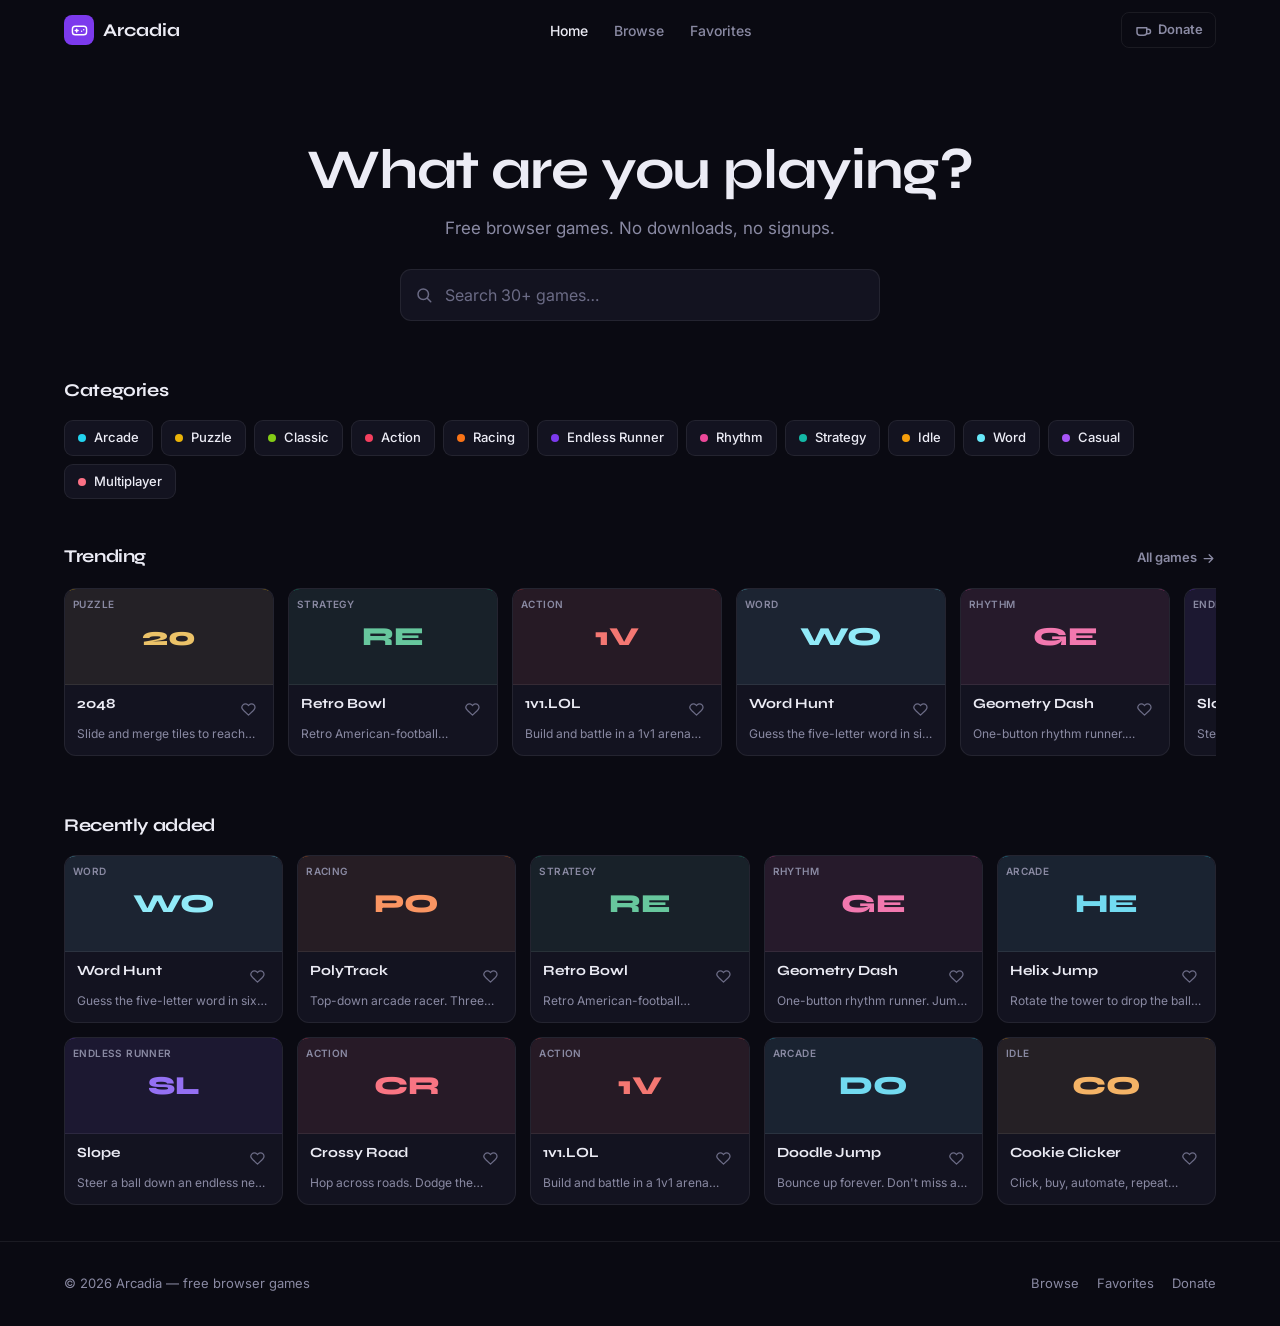
<file: index.html>
<!doctype html>
<html lang="en">
<head>
<meta charset="utf-8">
<meta name="viewport" content="width=device-width,initial-scale=1">
<title>Arcadia — Free Browser Games</title>
<meta name="description" content="A free browser games arcade. 30+ self-hosted HTML5 games — no downloads, no signups. Just press play.">
<link rel="preconnect" href="https://fonts.googleapis.com">
<link rel="preconnect" href="https://fonts.gstatic.com" crossorigin>
<link rel="stylesheet" href="css/style.css">
</head>
<body>
<div id="nav-slot"></div>

<main id="main">
  <section class="hero">
    <div class="wrap">
      <h1>What are you playing?</h1>
      <p class="sub">Free browser games. No downloads, no signups.</p>
      <div class="hero-search">
        <span class="search-ic"><svg class="icon" viewBox="0 0 24 24"><circle cx="11" cy="11" r="7"/><path d="m21 21-4.3-4.3"/></svg></span>
        <input id="heroSearch" type="search" placeholder="Search 30+ games…" aria-label="Search games" autocomplete="off">
      </div>
    </div>
  </section>

  <div class="wrap">
    <section class="section reveal">
      <div class="section-head"><h2>Categories</h2></div>
      <div class="cats" id="cats"></div>
    </section>

    <section class="section reveal">
      <div class="section-head"><h2>Trending</h2><a class="more" href="games.html?sort=popular">All games <svg class="icon icon-sm" viewBox="0 0 24 24"><path d="M5 12h14M13 6l6 6-6 6"/></svg></a></div>
      <div class="scroller" id="trending"></div>
    </section>

    <section class="section reveal">
      <div class="section-head"><h2>Recently added</h2></div>
      <div class="grid" id="recent"></div>
    </section>
  </div>
</main>

<div id="footer-slot"></div>

<script src="js/games.js"></script>
<script src="js/app.js"></script>
<script>
(function () {
  window.ARCADIA_NAV("home");
  window.ARCADIA_FOOTER();
  var A = window.ARCADIA;

  var cats = document.getElementById("cats");
  A.cats.forEach(function (c) {
    var a = document.createElement("a");
    a.className = "cat-chip";
    a.href = "games.html?cat=" + c.id;
    a.innerHTML = '<span class="cat-dot" style="background:' + c.accent + '"></span>' + c.name;
    cats.appendChild(a);
  });

  var tr = document.getElementById("trending");
  A.trending(14).forEach(function (g) { tr.appendChild(window.ARCADIA_CARD(g)); });

  var rc = document.getElementById("recent");
  A.recent(10).forEach(function (g) { rc.appendChild(window.ARCADIA_CARD(g)); });

  var hs = document.getElementById("heroSearch");
  hs.addEventListener("keydown", function (e) { if (e.key === "Enter" && hs.value.trim()) window.location.href = "games.html?q=" + encodeURIComponent(hs.value.trim()); });

  window.ARCADIA_REVEAL();
})();
</script>
</body>
</html>
</file>
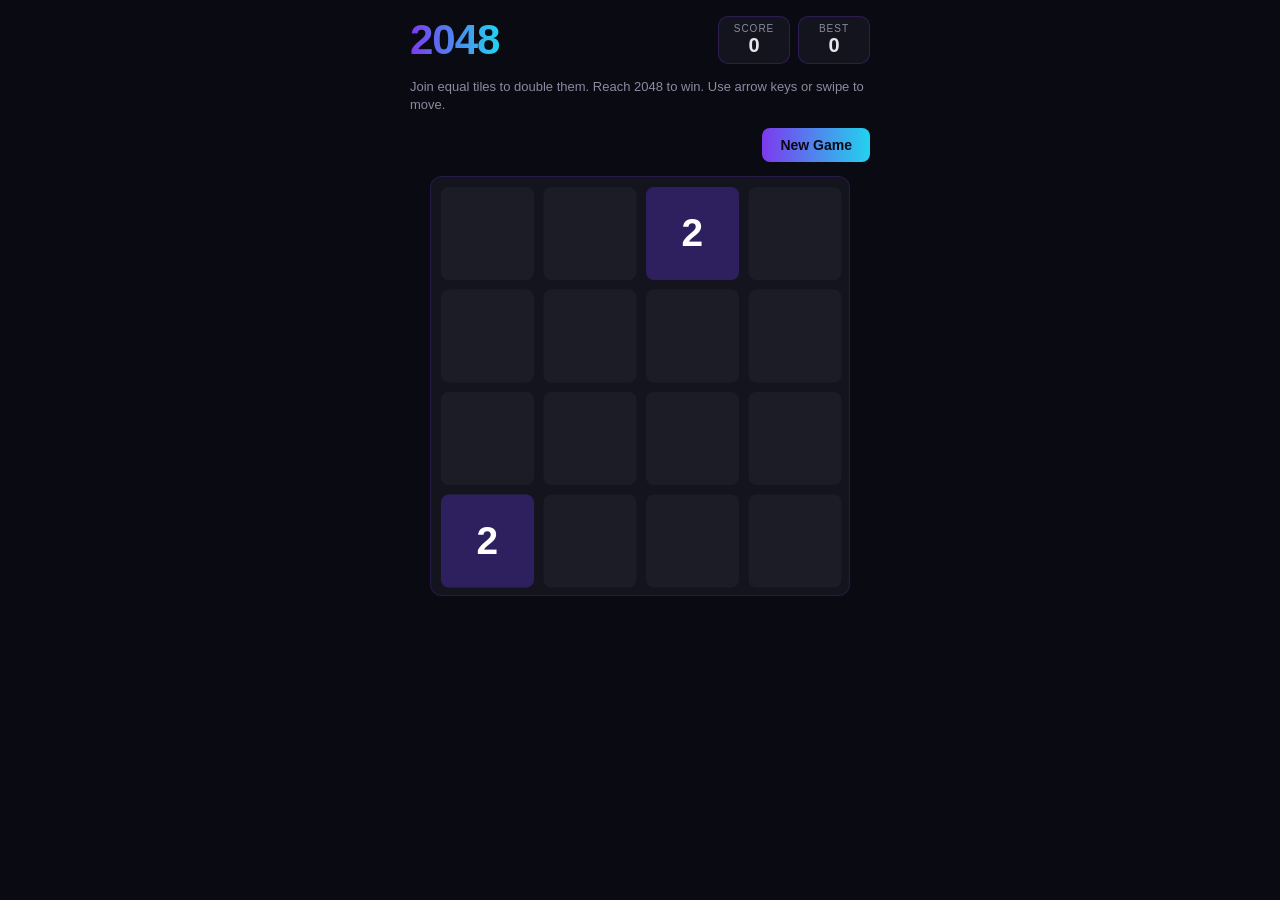
<file: games/2048/index.html>
<!DOCTYPE html>
<html lang="en">
<head>
<meta charset="UTF-8">
<meta name="viewport" content="width=device-width, initial-scale=1, maximum-scale=1, user-scalable=no">
<title>2048 - Arcadia</title>
<style>
  * { box-sizing: border-box; margin: 0; padding: 0; }
  html, body { height: 100%; }
  body {
    background: #0A0A12;
    color: #E5E7EB;
    font-family: -apple-system, BlinkMacSystemFont, "Segoe UI", Roboto, Helvetica, Arial, sans-serif;
    display: flex;
    justify-content: center;
    align-items: flex-start;
    min-height: 100%;
    padding: 16px;
    -webkit-tap-highlight-color: transparent;
    overflow-x: hidden;
  }
  .game {
    width: 100%;
    max-width: 460px;
    display: flex;
    flex-direction: column;
    gap: 14px;
  }
  .header { display: flex; align-items: center; justify-content: space-between; gap: 12px; }
  h1 {
    font-size: 42px; font-weight: 800; letter-spacing: -1px;
    background: linear-gradient(90deg, #7C3AED, #22D3EE);
    -webkit-background-clip: text; background-clip: text; color: transparent;
  }
  .scores { display: flex; gap: 8px; }
  .score-box {
    background: #14141f; border: 1px solid rgba(124,58,237,0.25);
    border-radius: 10px; padding: 6px 14px; text-align: center; min-width: 72px;
  }
  .score-box .label { font-size: 10px; text-transform: uppercase; letter-spacing: 1px; color: #8B8BA0; }
  .score-box .value { font-size: 20px; font-weight: 700; color: #E5E7EB; }
  .hint { font-size: 13px; color: #8B8BA0; line-height: 1.4; }
  .controls { display: flex; justify-content: flex-end; }
  button {
    background: linear-gradient(90deg, #7C3AED, #22D3EE);
    color: #0A0A12; border: none; border-radius: 8px;
    padding: 9px 18px; font-size: 14px; font-weight: 700;
    cursor: pointer; transition: transform 0.1s; font-family: inherit;
  }
  button:active { transform: scale(0.96); }
  .board-wrap { display: flex; justify-content: center; }
  .board {
    --size: min(420px, calc(100vw - 32px));
    --pad: 10px;
    --gap: 10px;
    --cell: calc((var(--size) - var(--pad) * 2 - var(--gap) * 3) / 4);
    width: var(--size); height: var(--size);
    position: relative; background: #14141f;
    border: 1px solid rgba(124,58,237,0.2);
    border-radius: 12px; padding: var(--pad);
    touch-action: none; user-select: none;
  }
  .cell {
    position: absolute; width: var(--cell); height: var(--cell);
    background: rgba(255,255,255,0.035); border-radius: 8px;
    transform: translate(calc(var(--c) * (var(--cell) + var(--gap))), calc(var(--r) * (var(--cell) + var(--gap))));
  }
  .tile {
    position: absolute; width: var(--cell); height: var(--cell);
    transform: translate(calc(var(--c) * (var(--cell) + var(--gap))), calc(var(--r) * (var(--cell) + var(--gap))));
    transition: transform 0.13s ease; z-index: 2;
  }
  .tile-inner {
    width: 100%; height: 100%; border-radius: 8px;
    display: flex; align-items: center; justify-content: center;
    font-weight: 800; color: #fff;
    font-size: calc(var(--cell) * 0.42); line-height: 1;
  }
  .tile.d3 .tile-inner { font-size: calc(var(--cell) * 0.34); }
  .tile.d4 .tile-inner { font-size: calc(var(--cell) * 0.27); }
  .tile.new .tile-inner { animation: pop-in 0.18s ease 0.08s both; }
  .tile.merged { z-index: 3; }
  .tile.merged .tile-inner { animation: pop 0.2s ease; }
  .tile.merging { z-index: 1; }
  @keyframes pop-in { 0% { transform: scale(0); } 100% { transform: scale(1); } }
  @keyframes pop { 0% { transform: scale(1); } 50% { transform: scale(1.18); } 100% { transform: scale(1); } }
  .overlay {
    position: absolute; inset: 0; background: rgba(10,10,18,0.85);
    border-radius: 12px; display: none;
    align-items: center; justify-content: center; z-index: 10;
  }
  .overlay.show { display: flex; }
  .overlay-card { text-align: center; padding: 24px; }
  .overlay-card h2 {
    font-size: 30px; margin-bottom: 8px;
    background: linear-gradient(90deg, #7C3AED, #22D3EE);
    -webkit-background-clip: text; background-clip: text; color: transparent;
  }
  .overlay-card p { color: #B5B5C8; margin-bottom: 18px; font-size: 14px; }
  .overlay-buttons { display: flex; gap: 10px; justify-content: center; flex-wrap: wrap; }
  .overlay-buttons button { background: #14141f; color: #E5E7EB; border: 1px solid rgba(124,58,237,0.4); }
  .overlay-buttons button.primary { background: linear-gradient(90deg, #7C3AED, #22D3EE); color: #0A0A12; border: none; }
</style>
</head>
<body>
<div class="game">
  <div class="header">
    <h1>2048</h1>
    <div class="scores">
      <div class="score-box"><div class="label">Score</div><div class="value" id="score">0</div></div>
      <div class="score-box"><div class="label">Best</div><div class="value" id="best">0</div></div>
    </div>
  </div>
  <p class="hint">Join equal tiles to double them. Reach 2048 to win. Use arrow keys or swipe to move.</p>
  <div class="controls"><button id="restart">New Game</button></div>
  <div class="board-wrap">
    <div class="board" id="board">
      <div class="overlay" id="overlay">
        <div class="overlay-card">
          <h2 id="overlay-title">You win!</h2>
          <p id="overlay-text">You reached 2048.</p>
          <div class="overlay-buttons">
            <button id="overlay-continue" class="primary">Keep going</button>
            <button id="overlay-restart">New Game</button>
          </div>
        </div>
      </div>
    </div>
  </div>
</div>
<script>
(function () {
  var SIZE = 4;
  var board = document.getElementById('board');
  var scoreEl = document.getElementById('score');
  var bestEl = document.getElementById('best');
  var restartBtn = document.getElementById('restart');
  var overlay = document.getElementById('overlay');
  var overlayTitle = document.getElementById('overlay-title');
  var overlayText = document.getElementById('overlay-text');
  var overlayContinue = document.getElementById('overlay-continue');
  var overlayRestart = document.getElementById('overlay-restart');
  var BEST_KEY = 'arcadia2048best';

  var COLORS = {
    2: '#2E1F5E', 4: '#3D2A7A', 8: '#5B3FBF', 16: '#7C3AED',
    32: '#6366F1', 64: '#4F8AFF', 128: '#2E9FFF', 256: '#06B6D4',
    512: '#22D3EE', 1024: '#67E8F9', 2048: '#A7F3D0',
    4096: '#FDE68A', 8192: '#FCA5A5', 16384: '#F87171'
  };

  var tiles = [];
  var score = 0;
  var best = 0;
  var idc = 0;
  var won = false;
  var keepPlaying = false;
  var over = false;
  var busy = false;
  var elements = {};

  try { best = parseInt(localStorage.getItem(BEST_KEY) || '0', 10) || 0; } catch (e) { best = 0; }
  bestEl.textContent = best;

  function buildBackground() {
    var frag = document.createDocumentFragment();
    for (var r = 0; r < SIZE; r++) {
      for (var c = 0; c < SIZE; c++) {
        var d = document.createElement('div');
        d.className = 'cell';
        d.style.setProperty('--r', r);
        d.style.setProperty('--c', c);
        frag.appendChild(d);
      }
    }
    board.insertBefore(frag, overlay);
  }

  function grid() {
    var g = [];
    for (var i = 0; i < SIZE; i++) { g.push([null, null, null, null]); }
    for (var t of tiles) g[t.r][t.c] = t;
    return g;
  }

  function addRandom() {
    var g = grid();
    var empty = [];
    for (var r = 0; r < SIZE; r++) for (var c = 0; c < SIZE; c++) if (!g[r][c]) empty.push([r, c]);
    if (!empty.length) return null;
    var p = empty[Math.floor(Math.random() * empty.length)];
    var val = Math.random() < 0.9 ? 2 : 4;
    var t = { id: ++idc, val: val, r: p[0], c: p[1], isNew: true, merged: false, merging: false };
    tiles.push(t);
    return t;
  }

  function clearTiles() {
    for (var id in elements) { if (elements[id]) elements[id].remove(); }
    elements = {};
  }

  function reset() {
    tiles = [];
    score = 0;
    won = false;
    keepPlaying = false;
    over = false;
    busy = false;
    clearTiles();
    addRandom();
    addRandom();
    updateScore();
    hideOverlay();
    render();
  }

  function updateScore() {
    scoreEl.textContent = score;
    if (score > best) {
      best = score;
      bestEl.textContent = best;
      try { localStorage.setItem(BEST_KEY, String(best)); } catch (e) {}
    }
  }

  function render() {
    var seen = {};
    for (var t of tiles) {
      seen[t.id] = true;
      var el = elements[t.id];
      if (!el) {
        el = document.createElement('div');
        el.className = 'tile';
        var inner = document.createElement('div');
        inner.className = 'tile-inner';
        el.appendChild(inner);
        board.appendChild(el);
        elements[t.id] = el;
      }
      el.style.setProperty('--r', t.r);
      el.style.setProperty('--c', t.c);
      var inner2 = el.firstChild;
      inner2.textContent = t.val;
      inner2.style.background = COLORS[t.val] || '#7C3AED';
      inner2.style.color = (t.val >= 2048) ? '#0A0A12' : '#fff';
      var dl = String(t.val).length;
      el.classList.toggle('d3', dl === 3);
      el.classList.toggle('d4', dl >= 4);
      el.classList.toggle('new', !!t.isNew);
      el.classList.toggle('merged', !!t.merged);
      el.classList.toggle('merging', !!t.merging);
    }
    for (var id in elements) {
      if (!seen[id]) { elements[id].remove(); delete elements[id]; }
    }
  }

  function move(dir) {
    if (busy || over) return;
    if (won && !keepPlaying) return;
    var vectors = { left: [0, -1], right: [0, 1], up: [-1, 0], down: [1, 0] };
    var dr = vectors[dir][0], dc = vectors[dir][1];
    for (var t of tiles) { t.isNew = false; t.merged = false; t.merging = false; }
    var g = grid();
    var moved = false;
    var gain = 0;
    var rows = [0, 1, 2, 3], cols = [0, 1, 2, 3];
    if (dr > 0) rows.reverse();
    if (dc > 0) cols.reverse();
    var mergedCell = {};
    for (var ri = 0; ri < rows.length; ri++) {
      var r = rows[ri];
      for (var ci = 0; ci < cols.length; ci++) {
        var c = cols[ci];
        var tile = g[r][c];
        if (!tile) continue;
        var nr = r, nc = c;
        while (true) {
          var tr2 = nr + dr, tc2 = nc + dc;
          if (tr2 < 0 || tr2 >= SIZE || tc2 < 0 || tc2 >= SIZE) break;
          if (g[tr2][tc2]) break;
          nr = tr2; nc = tc2;
        }
        var tr = nr + dr, tc = nc + dc;
        if (tr >= 0 && tr < SIZE && tc >= 0 && tc < SIZE && g[tr][tc] && g[tr][tc].val === tile.val && !mergedCell[tr * SIZE + tc]) {
          var target = g[tr][tc];
          target.val *= 2;
          target.merged = true;
          mergedCell[tr * SIZE + tc] = true;
          gain += target.val;
          if (target.val === 2048 && !won) won = true;
          tile.r = tr; tile.c = tc; tile.merging = true;
          g[r][c] = null;
          moved = true;
        } else if (nr !== r || nc !== c) {
          g[nr][nc] = tile; g[r][c] = null;
          tile.r = nr; tile.c = nc;
          moved = true;
        }
      }
    }
    if (!moved) return;
    score += gain;
    updateScore();
    addRandom();
    busy = true;
    render();
    setTimeout(function () {
      tiles = tiles.filter(function (t) { return !t.merging; });
      busy = false;
      render();
      if (won && !keepPlaying) { showOverlay('win'); }
      else if (isGameOver()) { over = true; showOverlay('over'); }
    }, 150);
  }

  function isGameOver() {
    var g = grid();
    for (var r = 0; r < SIZE; r++) for (var c = 0; c < SIZE; c++) {
      if (!g[r][c]) return false;
      var v = g[r][c].val;
      if (c + 1 < SIZE && g[r][c + 1] && g[r][c + 1].val === v) return false;
      if (r + 1 < SIZE && g[r + 1][c] && g[r + 1][c].val === v) return false;
    }
    return true;
  }

  function showOverlay(kind) {
    if (kind === 'win') {
      overlayTitle.textContent = 'You win!';
      overlayText.textContent = 'You reached 2048. Keep going for a higher score?';
      overlayContinue.style.display = '';
    } else {
      overlayTitle.textContent = 'Game over';
      overlayText.textContent = 'No moves left. Final score: ' + score;
      overlayContinue.style.display = 'none';
    }
    overlay.classList.add('show');
  }
  function hideOverlay() { overlay.classList.remove('show'); }

  window.addEventListener('keydown', function (e) {
    var map = { ArrowLeft: 'left', ArrowRight: 'right', ArrowUp: 'up', ArrowDown: 'down', a: 'left', d: 'right', w: 'up', s: 'down' };
    var dir = map[e.key];
    if (dir) { e.preventDefault(); move(dir); }
  });

  var touchStart = null;
  board.addEventListener('touchstart', function (e) {
    if (e.touches.length === 1) touchStart = { x: e.touches[0].clientX, y: e.touches[0].clientY };
  }, { passive: true });
  board.addEventListener('touchend', function (e) {
    if (!touchStart) return;
    var t = e.changedTouches[0];
    var dx = t.clientX - touchStart.x, dy = t.clientY - touchStart.y;
    var ax = Math.abs(dx), ay = Math.abs(dy);
    if (Math.max(ax, ay) < 24) { touchStart = null; return; }
    if (ax > ay) move(dx > 0 ? 'right' : 'left');
    else move(dy > 0 ? 'down' : 'up');
    touchStart = null;
  }, { passive: true });

  restartBtn.addEventListener('click', reset);
  overlayRestart.addEventListener('click', reset);
  overlayContinue.addEventListener('click', function () { keepPlaying = true; hideOverlay(); });

  buildBackground();
  reset();
})();
</script>
</body>
</html>
</file>
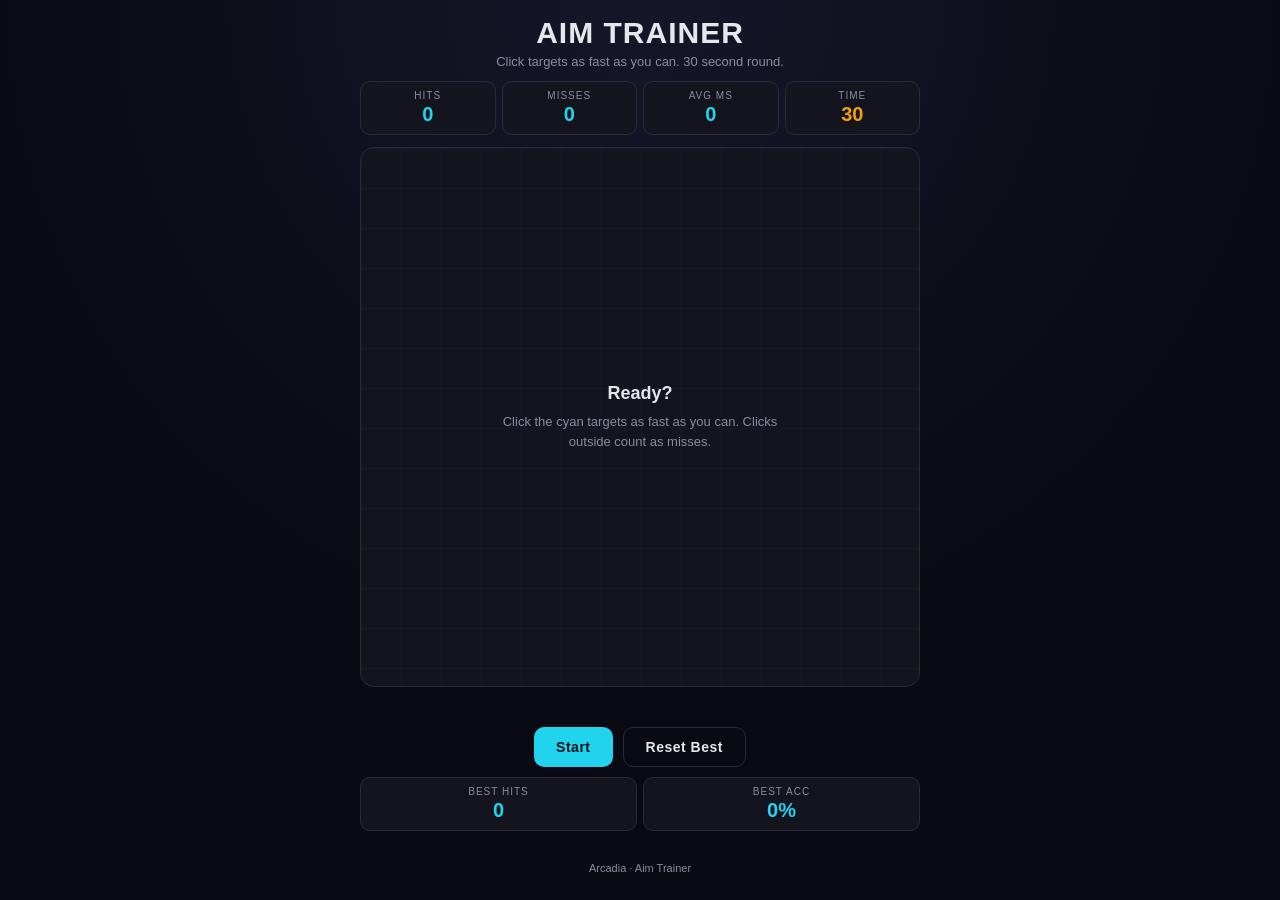
<file: games/aimtrainer/index.html>
<!DOCTYPE html>
<html lang="en">
<head>
<meta charset="UTF-8" />
<meta name="viewport" content="width=device-width, initial-scale=1.0, maximum-scale=1.0, user-scalable=no" />
<title>Aim Trainer &middot; Arcadia</title>
<style>
  :root {
    --bg: #0A0A12;
    --panel: #14141f;
    --panel-2: #1b1b2b;
    --text: #E5E7EB;
    --muted: #8b8ba0;
    --border: #2a2a3c;
    --accent: #22D3EE;
    --target: #22D3EE;
    --miss: #b8323a;
  }
  * { box-sizing: border-box; margin: 0; padding: 0; -webkit-tap-highlight-color: transparent; }
  html, body { height: 100%; }
  body {
    background: radial-gradient(circle at 50% 0%, #16162a 0%, var(--bg) 60%);
    color: var(--text);
    font-family: -apple-system, BlinkMacSystemFont, "Segoe UI", Roboto, Helvetica, Arial, sans-serif;
    display: flex;
    flex-direction: column;
    align-items: center;
    padding: 16px 14px 26px;
    min-height: 100%;
    user-select: none;
  }
  h1 { font-size: clamp(22px, 6vw, 30px); letter-spacing: 1px; margin-bottom: 4px; font-weight: 700; }
  .subtitle { color: var(--muted); font-size: 13px; margin-bottom: 12px; text-align: center; }
  .stats {
    display: grid; grid-template-columns: repeat(4, 1fr); gap: 6px;
    width: 100%; max-width: 560px; margin-bottom: 12px;
  }
  .stat-card { background: var(--panel); border: 1px solid var(--border); border-radius: 10px; padding: 8px 4px; text-align: center; }
  .stat-label { font-size: 10px; color: var(--muted); text-transform: uppercase; letter-spacing: 1px; }
  .stat-value { font-size: 20px; font-weight: 700; margin-top: 2px; color: var(--accent); }
  .stat-card.time .stat-value { color: #f59e0b; }
  .arena {
    position: relative;
    width: 100%;
    max-width: 560px;
    height: 60vh;
    min-height: 320px;
    background:
      linear-gradient(rgba(34,211,238,0.04) 1px, transparent 1px) 0 0 / 40px 40px,
      linear-gradient(90deg, rgba(34,211,238,0.04) 1px, transparent 1px) 0 0 / 40px 40px,
      var(--panel);
    border: 1px solid var(--border);
    border-radius: 14px;
    overflow: hidden;
    cursor: crosshair;
  }
  .arena.idle { cursor: default; }
  .target {
    position: absolute;
    width: 40px;
    height: 40px;
    border-radius: 50%;
    background: radial-gradient(circle at 35% 30%, #a8f6ff 0%, var(--target) 55%, #0d6d80 100%);
    box-shadow: 0 0 14px rgba(34,211,238,0.55), inset 0 0 8px rgba(255,255,255,0.25);
    cursor: pointer;
    transform: translate(-50%, -50%);
    animation: targetIn 0.12s ease-out;
  }
  @keyframes targetIn {
    from { transform: translate(-50%, -50%) scale(0.4); opacity: 0; }
    to { transform: translate(-50%, -50%) scale(1); opacity: 1; }
  }
  .target::after {
    content: "";
    position: absolute;
    inset: 8px;
    border-radius: 50%;
    border: 2px solid rgba(255,255,255,0.55);
  }
  .target::before {
    content: "";
    position: absolute;
    inset: 16px;
    border-radius: 50%;
    background: rgba(255,255,255,0.7);
  }
  .miss-mark {
    position: absolute;
    width: 24px; height: 24px;
    border-radius: 50%;
    background: var(--miss);
    transform: translate(-50%, -50%);
    pointer-events: none;
    opacity: 0.55;
    animation: missFade 0.4s ease-out forwards;
  }
  @keyframes missFade {
    from { transform: translate(-50%, -50%) scale(1); opacity: 0.55; }
    to { transform: translate(-50%, -50%) scale(2.2); opacity: 0; }
  }
  .hit-pop {
    position: absolute;
    color: var(--target);
    font-weight: 800;
    font-size: 16px;
    transform: translate(-50%, -50%);
    pointer-events: none;
    text-shadow: 0 2px 4px rgba(0,0,0,0.5);
    animation: hitPop 0.5s ease-out forwards;
  }
  @keyframes hitPop {
    from { transform: translate(-50%, -50%); opacity: 1; }
    to { transform: translate(-50%, -100%); opacity: 0; }
  }
  .overlay {
    position: absolute;
    inset: 0;
    display: flex;
    align-items: center;
    justify-content: center;
    flex-direction: column;
    color: var(--muted);
    text-align: center;
    pointer-events: none;
    padding: 20px;
  }
  .overlay h2 { font-size: 18px; color: var(--text); margin-bottom: 8px; font-weight: 600; }
  .overlay p { font-size: 13px; max-width: 280px; line-height: 1.5; }
  .controls { margin-top: 12px; display: flex; gap: 10px; }
  button.btn {
    background: var(--accent); color: #06121a; border: none; border-radius: 10px;
    padding: 11px 22px; font-size: 14px; font-weight: 700; cursor: pointer; letter-spacing: .5px;
    transition: filter .15s ease, transform .08s ease;
  }
  button.btn:hover { filter: brightness(1.1); }
  button.btn:active { transform: scale(0.97); }
  button.btn:disabled { opacity: .5; cursor: not-allowed; }
  button.btn.ghost { background: transparent; color: var(--text); border: 1px solid var(--border); }
  button.btn.ghost:hover { background: var(--panel); }
  .result-row { margin-top: 10px; font-size: 13px; color: var(--muted); text-align: center; min-height: 18px; }
  footer { margin-top: auto; padding-top: 14px; font-size: 11px; color: var(--muted); text-align: center; }
</style>
</head>
<body>
  <h1>AIM TRAINER</h1>
  <p class="subtitle">Click targets as fast as you can. 30 second round.</p>

  <div class="stats">
    <div class="stat-card"><div class="stat-label">Hits</div><div class="stat-value" id="hits">0</div></div>
    <div class="stat-card"><div class="stat-label">Misses</div><div class="stat-value" id="misses">0</div></div>
    <div class="stat-card"><div class="stat-label">Avg ms</div><div class="stat-value" id="avg">0</div></div>
    <div class="stat-card time"><div class="stat-label">Time</div><div class="stat-value" id="time">30</div></div>
  </div>

  <div class="arena idle" id="arena">
    <div class="overlay" id="overlay">
      <h2>Ready?</h2>
      <p>Click the cyan targets as fast as you can. Clicks outside count as misses.</p>
    </div>
  </div>

  <div class="result-row" id="result"></div>

  <div class="controls">
    <button class="btn" id="startBtn">Start</button>
    <button class="btn ghost" id="resetBestBtn">Reset Best</button>
  </div>

  <div class="stats" style="margin-top: 10px; grid-template-columns: 1fr 1fr;">
    <div class="stat-card"><div class="stat-label">Best Hits</div><div class="stat-value" id="bestHits">0</div></div>
    <div class="stat-card"><div class="stat-label">Best Acc</div><div class="stat-value" id="bestAcc">0%</div></div>
  </div>

  <footer>Arcadia &middot; Aim Trainer</footer>

<script>
(function () {
  "use strict";
  var ROUND_TIME = 30; // seconds
  var TARGET_SIZE = 40;
  var BEST_HITS_KEY = "arcadia_aim_best_hits";
  var BEST_ACC_KEY = "arcadia_aim_best_acc";

  var arena, overlay, hitsEl, missesEl, avgEl, timeEl, bestHitsEl, bestAccEl, resultEl, startBtn, resetBestBtn;
  var running = false;
  var hits = 0;
  var misses = 0;
  var reactionTimes = [];
  var lastSpawnAt = 0;
  var roundStart = 0;
  var timeLeft = ROUND_TIME;
  var countdownTimer = null;
  var currentTarget = null;
  var bestHits = 0;
  var bestAcc = 0;

  function loadBest() {
    try {
      bestHits = parseInt(localStorage.getItem(BEST_HITS_KEY) || "0", 10) || 0;
      bestAcc = parseFloat(localStorage.getItem(BEST_ACC_KEY) || "0") || 0;
    } catch (e) { bestHits = 0; bestAcc = 0; }
  }
  function saveBest() {
    try {
      localStorage.setItem(BEST_HITS_KEY, String(bestHits));
      localStorage.setItem(BEST_ACC_KEY, String(bestAcc));
    } catch (e) {}
  }

  function clearTargets() {
    var t = arena.querySelectorAll(".target, .miss-mark, .hit-pop");
    for (var i = 0; i < t.length; i++) t[i].parentNode.removeChild(t[i]);
    currentTarget = null;
  }

  function spawnTarget() {
    var rect = arena.getBoundingClientRect();
    var padding = TARGET_SIZE / 2 + 6;
    var x = padding + Math.random() * (rect.width - padding * 2);
    var y = padding + Math.random() * (rect.height - padding * 2);
    var target = document.createElement("div");
    target.className = "target";
    target.style.left = x + "px";
    target.style.top = y + "px";
    target.addEventListener("click", onTargetHit);
    target.addEventListener("touchstart", onTargetHit, { passive: false });
    arena.appendChild(target);
    currentTarget = target;
    lastSpawnAt = performance.now();
  }

  function onTargetHit(e) {
    if (!running) return;
    if (e.preventDefault) e.preventDefault();
    e.stopPropagation();
    hits++;
    var rt = performance.now() - lastSpawnAt;
    reactionTimes.push(rt);
    hitsEl.textContent = hits;
    updateAvg();
    // Visual pop
    var rect = e.currentTarget.getBoundingClientRect();
    var arenaRect = arena.getBoundingClientRect();
    var pop = document.createElement("div");
    pop.className = "hit-pop";
    pop.textContent = "+" + Math.round(rt) + "ms";
    pop.style.left = (rect.left - arenaRect.left + rect.width / 2) + "px";
    pop.style.top = (rect.top - arenaRect.top + rect.height / 2) + "px";
    arena.appendChild(pop);
    setTimeout(function () { if (pop.parentNode) pop.parentNode.removeChild(pop); }, 500);
    // Remove target & spawn next
    if (e.currentTarget && e.currentTarget.parentNode) e.currentTarget.parentNode.removeChild(e.currentTarget);
    currentTarget = null;
    spawnTarget();
  }

  function onArenaClick(e) {
    if (!running) return;
    if (e.target.classList && e.target.classList.contains("target")) return;
    misses++;
    missesEl.textContent = misses;
    var arenaRect = arena.getBoundingClientRect();
    var mark = document.createElement("div");
    mark.className = "miss-mark";
    mark.style.left = (e.clientX - arenaRect.left) + "px";
    mark.style.top = (e.clientY - arenaRect.top) + "px";
    arena.appendChild(mark);
    setTimeout(function () { if (mark.parentNode) mark.parentNode.removeChild(mark); }, 400);
  }

  function updateAvg() {
    if (!reactionTimes.length) { avgEl.textContent = "0"; return; }
    var sum = 0;
    for (var i = 0; i < reactionTimes.length; i++) sum += reactionTimes[i];
    avgEl.textContent = Math.round(sum / reactionTimes.length);
  }

  function accuracy() {
    var total = hits + misses;
    if (!total) return 0;
    return Math.round((hits / total) * 100);
  }

  function tick() {
    if (!running) return;
    var elapsed = (Date.now() - roundStart) / 1000;
    timeLeft = ROUND_TIME - elapsed;
    timeEl.textContent = Math.max(0, Math.ceil(timeLeft));
    if (timeLeft <= 0) endRound();
  }

  function startGame() {
    if (running) return;
    running = true;
    hits = 0;
    misses = 0;
    reactionTimes = [];
    timeLeft = ROUND_TIME;
    hitsEl.textContent = "0";
    missesEl.textContent = "0";
    avgEl.textContent = "0";
    timeEl.textContent = String(ROUND_TIME);
    resultEl.textContent = "";
    overlay.style.display = "none";
    arena.classList.remove("idle");
    startBtn.disabled = true;
    startBtn.textContent = "Playing";
    roundStart = Date.now();
    countdownTimer = setInterval(tick, 100);
    spawnTarget();
  }

  function endRound() {
    running = false;
    if (countdownTimer) clearInterval(countdownTimer);
    clearTargets();
    arena.classList.add("idle");
    startBtn.disabled = false;
    startBtn.textContent = "Restart";
    var acc = accuracy();
    var avg = reactionTimes.length ? Math.round(reactionTimes.reduce(function(a,b){return a+b;},0) / reactionTimes.length) : 0;
    resultEl.textContent = "Round over — " + hits + " hits, " + misses + " misses, " + acc + "% accuracy, " + avg + " ms avg.";
    var newBest = false;
    if (hits > bestHits) { bestHits = hits; newBest = true; }
    if (acc > bestAcc) { bestAcc = acc; newBest = true; }
    if (newBest) saveBest();
    bestHitsEl.textContent = bestHits;
    bestAccEl.textContent = bestAcc + "%";
    overlay.querySelector("h2").textContent = "Round Over";
    overlay.querySelector("p").textContent = hits + " hits / " + misses + " misses (" + acc + "%). Press Restart to play again.";
    overlay.style.display = "flex";
  }

  function resetBest() {
    bestHits = 0;
    bestAcc = 0;
    bestHitsEl.textContent = "0";
    bestAccEl.textContent = "0%";
    saveBest();
  }

  function init() {
    arena = document.getElementById("arena");
    overlay = document.getElementById("overlay");
    hitsEl = document.getElementById("hits");
    missesEl = document.getElementById("misses");
    avgEl = document.getElementById("avg");
    timeEl = document.getElementById("time");
    bestHitsEl = document.getElementById("bestHits");
    bestAccEl = document.getElementById("bestAcc");
    resultEl = document.getElementById("result");
    startBtn = document.getElementById("startBtn");
    resetBestBtn = document.getElementById("resetBestBtn");
    arena.addEventListener("click", onArenaClick);
    startBtn.addEventListener("click", startGame);
    resetBestBtn.addEventListener("click", resetBest);
    loadBest();
    bestHitsEl.textContent = bestHits;
    bestAccEl.textContent = bestAcc + "%";
  }

  if (document.readyState === "loading") {
    document.addEventListener("DOMContentLoaded", init);
  } else {
    init();
  }
})();
</script>
</body>
</html>
</file>
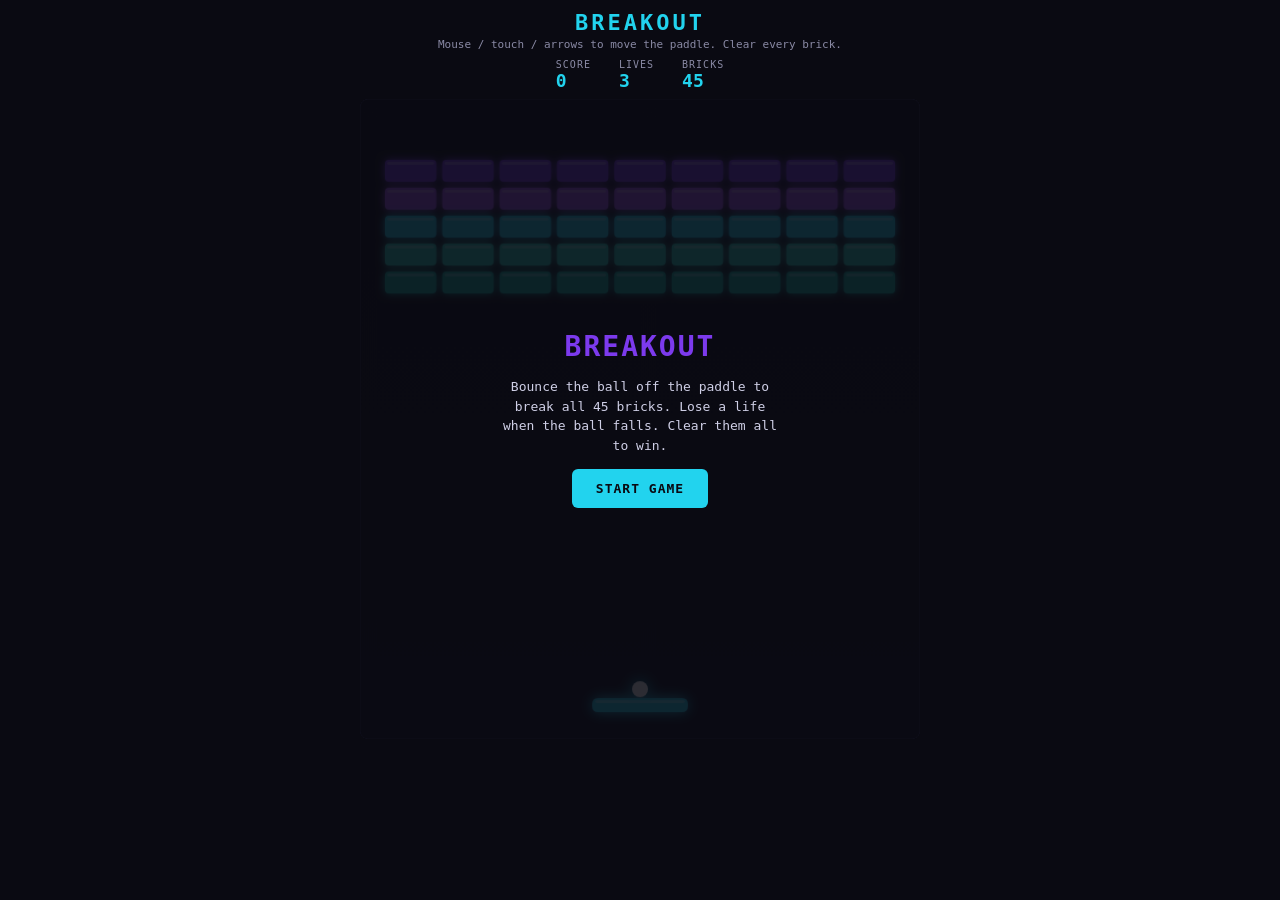
<file: games/breakout/index.html>
<!doctype html>
<html lang="en">
<head>
<meta charset="utf-8">
<meta name="viewport" content="width=device-width, initial-scale=1, maximum-scale=1, user-scalable=no">
<title>Breakout — Arcadia</title>
<style>
  * { margin: 0; padding: 0; box-sizing: border-box; -webkit-tap-highlight-color: transparent; }
  html, body { height: 100%; background: #0A0A12; color: #e7e7f5;
    font-family: ui-monospace, "SF Mono", Menlo, Consolas, monospace; overflow: hidden; }
  #wrap { width: 100%; height: 100%; display: flex; flex-direction: column;
    align-items: center; padding: 10px; }
  header { text-align: center; }
  h1 { font-size: 22px; letter-spacing: 3px; color: #22D3EE; text-transform: uppercase; font-weight: 700; }
  .sub { font-size: 11px; color: #8a8aa5; margin-top: 3px; }
  #hud { display: flex; gap: 28px; justify-content: center; margin: 8px 0; font-size: 14px; }
  #hud span small { color: #8a8aa5; display: block; font-size: 10px; text-transform: uppercase; letter-spacing: 1px; }
  #hud b { color: #22D3EE; font-size: 18px; }
  #stage { position: relative; width: min(94vw, 560px); height: min(78vh, 640px); }
  canvas { width: 100%; height: 100%; display: block; background: #07070F;
    border: 1px solid #1c1c33; border-radius: 8px; touch-action: none; }
  .overlay { position: absolute; inset: 0; display: flex; flex-direction: column;
    align-items: center; justify-content: center; gap: 14px; background: rgba(10,10,18,0.86);
    border-radius: 8px; text-align: center; padding: 16px; }
  .overlay h2 { font-size: 28px; letter-spacing: 2px; text-transform: uppercase; }
  .overlay.win h2 { color: #2DD4BF; }
  .overlay.lose h2 { color: #F43F5E; }
  .overlay.start h2 { color: #7C3AED; }
  .overlay p { color: #cfcfe6; font-size: 13px; max-width: 280px; line-height: 1.5; }
  .btn { background: #22D3EE; color: #0A0A12; border: none; padding: 12px 24px;
    border-radius: 6px; font-family: inherit; font-weight: 700; letter-spacing: 1px;
    cursor: pointer; text-transform: uppercase; font-size: 13px; }
  .btn:hover { background: #67e8f9; }
  .hidden { display: none !important; }
</style>
</head>
<body>
<div id="wrap">
  <header>
    <h1>Breakout</h1>
    <div class="sub">Mouse / touch / arrows to move the paddle. Clear every brick.</div>
  </header>
  <div id="hud">
    <span><small>Score</small><b id="score">0</b></span>
    <span><small>Lives</small><b id="lives">3</b></span>
    <span><small>Bricks</small><b id="bricks">45</b></span>
  </div>
  <div id="stage">
    <canvas id="cv" width="560" height="640"></canvas>
    <div id="start" class="overlay start">
      <h2>Breakout</h2>
      <p>Bounce the ball off the paddle to break all 45 bricks. Lose a life when the ball falls. Clear them all to win.</p>
      <button class="btn" id="startBtn">Start Game</button>
    </div>
    <div id="win" class="overlay win hidden">
      <h2>You Win</h2>
      <p class="stat">Score: <b id="winScore">0</b> &nbsp; Lives left: <b id="winLives">3</b></p>
      <button class="btn" id="winBtn">Play Again</button>
    </div>
    <div id="lose" class="overlay lose hidden">
      <h2>Game Over</h2>
      <p class="stat">Score: <b id="loseScore">0</b></p>
      <button class="btn" id="loseBtn">Restart</button>
    </div>
  </div>
</div>

<script>
(function(){
  "use strict";
  var cv = document.getElementById('cv');
  var ctx = cv.getContext('2d');
  var W = cv.width, H = cv.height;
  var scoreEl = document.getElementById('score');
  var livesEl = document.getElementById('lives');
  var bricksEl = document.getElementById('bricks');
  var startO = document.getElementById('start');
  var winO = document.getElementById('win');
  var loseO = document.getElementById('lose');
  var winScoreEl = document.getElementById('winScore');
  var winLivesEl = document.getElementById('winLives');
  var loseScoreEl = document.getElementById('loseScore');

  var PADDLE_W = 96, PADDLE_H = 14;
  var BALL_R = 8;
  var COLS = 9, ROWS = 5;
  var BRICK_W, BRICK_H = 22, BRICK_TOP = 60, BRICK_GAP = 6, BRICK_PAD = 24;
  BRICK_W = (W - BRICK_PAD*2 - BRICK_GAP*(COLS-1)) / COLS;

  var ROW_COLORS = ['#7C3AED', '#A855F7', '#22D3EE', '#2DD4BF', '#14B8A6'];
  var ROW_POINTS = [50, 40, 30, 20, 10];

  var paddle, ball, bricks, score, lives, alive, running, started, last, speed;

  function reset(){
    paddle = { x: W/2 - PADDLE_W/2, y: H - 40, w: PADDLE_W, h: PADDLE_H, vx: 0 };
    speed = 320;
    ball = { x: W/2, y: paddle.y - BALL_R - 1, vx: 0, vy: 0, r: BALL_R, stuck: true };
    score = 0; lives = 3;
    bricks = [];
    for (var r=0;r<ROWS;r++){
      for (var c=0;c<COLS;c++){
        bricks.push({
          x: BRICK_PAD + c*(BRICK_W + BRICK_GAP),
          y: BRICK_TOP + r*(BRICK_H + BRICK_GAP),
          w: BRICK_W, h: BRICK_H,
          color: ROW_COLORS[r],
          points: ROW_POINTS[r],
          alive: true
        });
      }
    }
    alive = true; running = false;
    updateHud();
  }

  function updateHud(){
    scoreEl.textContent = score;
    livesEl.textContent = lives;
    var left = 0;
    for (var i=0;i<bricks.length;i++) if (bricks[i].alive) left++;
    bricksEl.textContent = left;
  }

  function launchBall(){
    if (!ball.stuck) return;
    ball.stuck = false;
    var angle = (-Math.PI/2) + (Math.random() * 0.6 - 0.3); // mostly up
    ball.vx = Math.cos(angle) * speed;
    ball.vy = Math.sin(angle) * speed;
  }

  function loseLife(){
    lives--;
    updateHud();
    if (lives <= 0){
      endGame(false);
    } else {
      // reset ball on paddle
      ball.x = paddle.x + paddle.w/2;
      ball.y = paddle.y - BALL_R - 1;
      ball.vx = 0; ball.vy = 0;
      ball.stuck = true;
    }
  }

  function endGame(won){
    running = false;
    alive = false;
    if (won){
      winScoreEl.textContent = score;
      winLivesEl.textContent = lives;
      winO.classList.remove('hidden');
    } else {
      loseScoreEl.textContent = score;
      loseO.classList.remove('hidden');
    }
  }

  function update(dt){
    if (!running) return;
    // paddle keyboard control
    paddle.x += paddle.vx * dt;
    if (paddle.x < 0) paddle.x = 0;
    if (paddle.x + paddle.w > W) paddle.x = W - paddle.w;

    // stuck ball follows paddle
    if (ball.stuck){
      ball.x = paddle.x + paddle.w/2;
      ball.y = paddle.y - BALL_R - 1;
      return;
    }

    // move ball
    ball.x += ball.vx * dt;
    ball.y += ball.vy * dt;

    // walls
    if (ball.x - ball.r < 0){ ball.x = ball.r; ball.vx = -ball.vx; }
    else if (ball.x + ball.r > W){ ball.x = W - ball.r; ball.vx = -ball.vx; }
    if (ball.y - ball.r < 0){ ball.y = ball.r; ball.vy = -ball.vy; }

    // floor -> lose life
    if (ball.y - ball.r > H){
      loseLife();
      return;
    }

    // paddle collision
    if (ball.vy > 0 &&
        ball.y + ball.r >= paddle.y &&
        ball.y - ball.r <= paddle.y + paddle.h &&
        ball.x >= paddle.x - ball.r && ball.x <= paddle.x + paddle.w + ball.r){
      // reflect with angle based on hit position
      var hit = (ball.x - (paddle.x + paddle.w/2)) / (paddle.w/2);
      hit = Math.max(-1, Math.min(1, hit));
      var angle = hit * (Math.PI/3); // -60..60
      ball.vx = Math.sin(angle) * speed;
      ball.vy = -Math.cos(angle) * speed;
      ball.y = paddle.y - ball.r - 0.5;
    }

    // bricks
    for (var i=0;i<bricks.length;i++){
      var b = bricks[i];
      if (!b.alive) continue;
      if (ball.x + ball.r > b.x && ball.x - ball.r < b.x + b.w &&
          ball.y + ball.r > b.y && ball.y - ball.r < b.y + b.h){
        // determine side of collision
        var prevX = ball.x - ball.vx * dt;
        var prevY = ball.y - ball.vy * dt;
        var fromLeft = prevX + ball.r <= b.x;
        var fromRight = prevX - ball.r >= b.x + b.w;
        var fromTop = prevY + ball.r <= b.y;
        var fromBot = prevY - ball.r >= b.y + b.h;
        if (fromLeft || fromRight) ball.vx = -ball.vx;
        else if (fromTop || fromBot) ball.vy = -ball.vy;
        else ball.vy = -ball.vy; // fallback
        b.alive = false;
        score += b.points;
        updateHud();
        // speed up slightly
        speed = Math.min(560, speed + 4);
        var mag = Math.hypot(ball.vx, ball.vy);
        if (mag > 0){
          ball.vx = ball.vx / mag * speed;
          ball.vy = ball.vy / mag * speed;
        }
        // check win
        var left = 0;
        for (var j=0;j<bricks.length;j++) if (bricks[j].alive) left++;
        if (left === 0){ endGame(true); return; }
        break;
      }
    }
  }

  function roundRect(c, x, y, w, h, r){
    c.beginPath();
    c.moveTo(x+r, y);
    c.lineTo(x+w-r, y);
    c.quadraticCurveTo(x+w, y, x+w, y+r);
    c.lineTo(x+w, y+h-r);
    c.quadraticCurveTo(x+w, y+h, x+w-r, y+h);
    c.lineTo(x+r, y+h);
    c.quadraticCurveTo(x, y+h, x, y+h-r);
    c.lineTo(x, y+r);
    c.quadraticCurveTo(x, y, x+r, y);
    c.closePath();
  }

  function draw(){
    // bg
    var g = ctx.createLinearGradient(0,0,0,H);
    g.addColorStop(0, '#0A0A12');
    g.addColorStop(1, '#0c0c1a');
    ctx.fillStyle = g;
    ctx.fillRect(0,0,W,H);

    // bricks
    for (var i=0;i<bricks.length;i++){
      var b = bricks[i];
      if (!b.alive) continue;
      ctx.fillStyle = b.color;
      ctx.shadowColor = b.color;
      ctx.shadowBlur = 8;
      roundRect(ctx, b.x, b.y, b.w, b.h, 4);
      ctx.fill();
      ctx.shadowBlur = 0;
      // highlight
      ctx.fillStyle = 'rgba(255,255,255,0.25)';
      roundRect(ctx, b.x+2, b.y+2, b.w-4, 3, 2);
      ctx.fill();
    }

    // paddle
    ctx.fillStyle = '#22D3EE';
    ctx.shadowColor = '#22D3EE';
    ctx.shadowBlur = 14;
    roundRect(ctx, paddle.x, paddle.y, paddle.w, paddle.h, 6);
    ctx.fill();
    ctx.shadowBlur = 0;
    ctx.fillStyle = 'rgba(255,255,255,0.3)';
    roundRect(ctx, paddle.x+3, paddle.y+2, paddle.w-6, 3, 2);
    ctx.fill();

    // ball
    ctx.fillStyle = '#fff';
    ctx.shadowColor = '#22D3EE';
    ctx.shadowBlur = 16;
    ctx.beginPath();
    ctx.arc(ball.x, ball.y, ball.r, 0, Math.PI*2);
    ctx.fill();
    ctx.shadowBlur = 0;

    if (ball.stuck && running){
      ctx.fillStyle = 'rgba(255,255,255,0.7)';
      ctx.font = 'bold 14px ui-monospace, monospace';
      ctx.textAlign = 'center';
      ctx.fillText('Click / Space / Tap to launch', W/2, H - 70);
    }
  }

  function loop(now){
    if (!started) return;
    var dt = Math.min(0.033, (now - last) / 1000);
    last = now;
    if (running) update(dt);
    draw();
    requestAnimationFrame(loop);
  }

  function startGame(){
    reset();
    started = true;
    running = true;
    startO.classList.add('hidden');
    winO.classList.add('hidden');
    loseO.classList.add('hidden');
    last = performance.now();
    requestAnimationFrame(loop);
  }

  // input
  function pointerToPaddle(clientX){
    var rect = cv.getBoundingClientRect();
    var x = (clientX - rect.left) * (W / rect.width);
    paddle.x = x - paddle.w/2;
    if (paddle.x < 0) paddle.x = 0;
    if (paddle.x + paddle.w > W) paddle.x = W - paddle.w;
  }
  cv.addEventListener('mousemove', function(e){ pointerToPaddle(e.clientX); });
  cv.addEventListener('touchstart', function(e){
    if (e.touches.length){ pointerToPaddle(e.touches[0].clientX); }
    if (ball.stuck) launchBall();
    e.preventDefault();
  }, {passive:false});
  cv.addEventListener('touchmove', function(e){
    if (e.touches.length){ pointerToPaddle(e.touches[0].clientX); }
    e.preventDefault();
  }, {passive:false});
  cv.addEventListener('mousedown', function(){ if (ball.stuck) launchBall(); });

  var keys = {};
  window.addEventListener('keydown', function(e){
    keys[e.key] = true;
    if (e.key === 'ArrowLeft') { paddle.vx = -480; e.preventDefault(); }
    else if (e.key === 'ArrowRight') { paddle.vx = 480; e.preventDefault(); }
    else if (e.key === ' ' || e.key === 'Enter'){
      if (!started) startGame();
      else if (ball.stuck) launchBall();
    }
  });
  window.addEventListener('keyup', function(e){
    keys[e.key] = false;
    if (e.key === 'ArrowLeft' && !keys['ArrowRight']) paddle.vx = 0;
    if (e.key === 'ArrowRight' && !keys['ArrowLeft']) paddle.vx = 0;
    if (keys['ArrowLeft']) paddle.vx = -480;
    if (keys['ArrowRight']) paddle.vx = 480;
  });

  document.getElementById('startBtn').addEventListener('click', startGame);
  document.getElementById('winBtn').addEventListener('click', startGame);
  document.getElementById('loseBtn').addEventListener('click', startGame);

  reset();
  started = false;
  draw();
})();
</script>
</body>
</html>
</file>
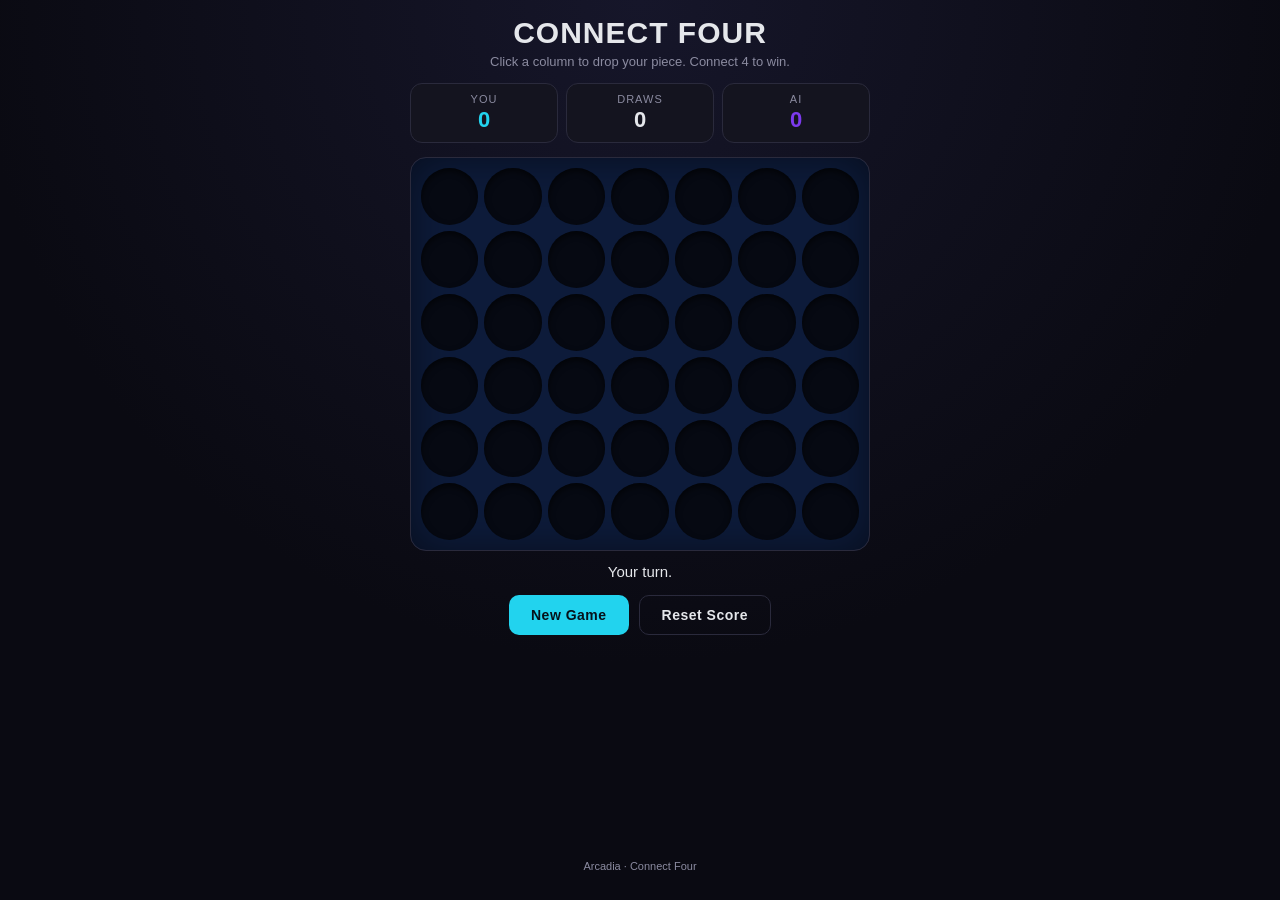
<file: games/connect4/index.html>
<!DOCTYPE html>
<html lang="en">
<head>
<meta charset="UTF-8" />
<meta name="viewport" content="width=device-width, initial-scale=1.0, maximum-scale=1.0, user-scalable=no" />
<title>Connect Four &middot; Arcadia</title>
<style>
  :root {
    --bg: #0A0A12;
    --panel: #14141f;
    --panel-2: #1b1b2b;
    --text: #E5E7EB;
    --muted: #8b8ba0;
    --player: #22D3EE;
    --ai: #7C3AED;
    --board-bg: #0d1b3a;
    --hole: #060912;
    --border: #2a2a3c;
  }
  * { box-sizing: border-box; margin: 0; padding: 0; -webkit-tap-highlight-color: transparent; }
  html, body { height: 100%; }
  body {
    background: radial-gradient(circle at 50% 0%, #16162a 0%, var(--bg) 60%);
    color: var(--text);
    font-family: -apple-system, BlinkMacSystemFont, "Segoe UI", Roboto, Helvetica, Arial, sans-serif;
    display: flex;
    flex-direction: column;
    align-items: center;
    padding: 16px 12px 28px;
    min-height: 100%;
    user-select: none;
  }
  h1 { font-size: clamp(22px, 6vw, 30px); letter-spacing: 1px; margin-bottom: 4px; font-weight: 700; }
  .subtitle { color: var(--muted); font-size: 13px; margin-bottom: 14px; text-align: center; }
  .scoreboard {
    display: grid; grid-template-columns: 1fr 1fr 1fr; gap: 8px;
    width: 100%; max-width: 460px; margin-bottom: 14px;
  }
  .score-card { background: var(--panel); border: 1px solid var(--border); border-radius: 12px; padding: 9px 6px; text-align: center; }
  .score-label { font-size: 11px; color: var(--muted); text-transform: uppercase; letter-spacing: 1px; }
  .score-value { font-size: 22px; font-weight: 700; margin-top: 2px; }
  .score-player .score-value { color: var(--player); }
  .score-ai .score-value { color: var(--ai); }
  .game-wrap { width: 100%; max-width: 460px; }
  .board {
    position: relative;
    background: var(--board-bg);
    border: 1px solid var(--border);
    border-radius: 16px;
    padding: 10px;
    display: grid;
    grid-template-columns: repeat(7, 1fr);
    grid-template-rows: repeat(6, 1fr);
    gap: 6px;
    aspect-ratio: 7 / 6;
    box-shadow: inset 0 0 40px rgba(0,0,0,0.5);
  }
  .slot {
    position: relative;
    background: var(--hole);
    border-radius: 50%;
    box-shadow: inset 0 3px 6px rgba(0,0,0,0.6);
    overflow: hidden;
  }
  .piece {
    position: absolute;
    inset: 4%;
    border-radius: 50%;
    transform: translateY(-220%);
    opacity: 0;
    transition: transform .28s cubic-bezier(.4,1.4,.6,1), opacity .12s linear;
  }
  .piece.placed { transform: translateY(0); opacity: 1; }
  .piece.p1 {
    background: radial-gradient(circle at 35% 30%, #7af2ff 0%, var(--player) 55%, #0d6d80 100%);
    box-shadow: 0 0 12px rgba(34,211,238,0.55);
  }
  .piece.p2 {
    background: radial-gradient(circle at 35% 30%, #b48bff 0%, var(--ai) 55%, #3c1c80 100%);
    box-shadow: 0 0 12px rgba(124,58,237,0.55);
  }
  .piece.win {
    animation: pulse 0.7s ease-in-out infinite alternate;
  }
  @keyframes pulse {
    from { box-shadow: 0 0 12px rgba(255,255,255,0.4); }
    to { box-shadow: 0 0 26px rgba(255,255,255,0.95); }
  }
  .col-hover {
    position: absolute; top: -8px; bottom: 0;
    background: rgba(255,255,255,0.04);
    border-radius: 8px;
    pointer-events: none;
    opacity: 0;
    transition: opacity .1s;
  }
  .col-hover.show { opacity: 1; }
  .preview-piece {
    position: absolute; top: -38px;
    width: 30px; height: 30px;
    border-radius: 50%;
    background: radial-gradient(circle at 35% 30%, #7af2ff 0%, var(--player) 55%, #0d6d80 100%);
    box-shadow: 0 0 12px rgba(34,211,238,0.55);
    pointer-events: none;
    opacity: 0;
    transition: opacity .1s, left .08s;
  }
  .preview-piece.show { opacity: 1; }
  .status { margin-top: 12px; font-size: 15px; min-height: 22px; text-align: center; }
  .status.thinking { color: var(--muted); font-style: italic; }
  .status.win { color: var(--player); font-weight: 700; }
  .status.lose { color: var(--ai); font-weight: 700; }
  .status.draw { color: var(--muted); font-weight: 700; }
  .controls { margin-top: 10px; display: flex; gap: 10px; justify-content: center; }
  button.btn {
    background: var(--player); color: #06121a; border: none; border-radius: 10px;
    padding: 11px 22px; font-size: 14px; font-weight: 700; cursor: pointer; letter-spacing: .5px;
    transition: filter .15s ease, transform .08s ease;
  }
  button.btn:hover { filter: brightness(1.1); }
  button.btn:active { transform: scale(0.97); }
  button.btn.ghost { background: transparent; color: var(--text); border: 1px solid var(--border); }
  button.btn.ghost:hover { background: var(--panel); }
  footer { margin-top: auto; padding-top: 16px; font-size: 11px; color: var(--muted); text-align: center; }
</style>
</head>
<body>
  <h1>CONNECT FOUR</h1>
  <p class="subtitle">Click a column to drop your piece. Connect 4 to win.</p>

  <div class="scoreboard">
    <div class="score-card score-player"><div class="score-label">You</div><div class="score-value" id="scoreP">0</div></div>
    <div class="score-card"><div class="score-label">Draws</div><div class="score-value" id="scoreD">0</div></div>
    <div class="score-card score-ai"><div class="score-label">AI</div><div class="score-value" id="scoreA">0</div></div>
  </div>

  <div class="game-wrap">
    <div style="position: relative;">
      <div class="preview-piece" id="preview"></div>
      <div class="board" id="board"></div>
    </div>
  </div>

  <div class="status" id="status">Your turn.</div>

  <div class="controls">
    <button class="btn" id="newGameBtn">New Game</button>
    <button class="btn ghost" id="resetScoreBtn">Reset Score</button>
  </div>

  <footer>Arcadia &middot; Connect Four</footer>

<script>
(function () {
  "use strict";
  var COLS = 7, ROWS = 6;
  var HUMAN = 1, AI = 2;
  var MAX_DEPTH = 4;

  var boardDom, statusEl, preview, scorePEl, scoreAEl, scoreDEl;
  var slots = [];
  var pieceEls = [];
  var grid;
  var score = { P: 0, A: 0, D: 0 };
  var gameOver = false;
  var aiThinking = false;
  var colHover = null;

  function makeGrid() {
    var g = [];
    for (var r = 0; r < ROWS; r++) {
      var row = [];
      for (var c = 0; c < COLS; c++) row.push(0);
      g.push(row);
    }
    return g;
  }

  function validCols(g) {
    var cols = [];
    for (var c = 0; c < COLS; c++) if (g[0][c] === 0) cols.push(c);
    return cols;
  }

  function dropRow(g, col) {
    for (var r = ROWS - 1; r >= 0; r--) {
      if (g[r][col] === 0) return r;
    }
    return -1;
  }

  function checkWin(g, player) {
    // Horizontal
    for (var r = 0; r < ROWS; r++) {
      for (var c = 0; c <= COLS - 4; c++) {
        if (g[r][c] === player && g[r][c+1] === player && g[r][c+2] === player && g[r][c+3] === player)
          return [[r,c],[r,c+1],[r,c+2],[r,c+3]];
      }
    }
    // Vertical
    for (var c = 0; c < COLS; c++) {
      for (var r = 0; r <= ROWS - 4; r++) {
        if (g[r][c] === player && g[r+1][c] === player && g[r+2][c] === player && g[r+3][c] === player)
          return [[r,c],[r+1,c],[r+2,c],[r+3,c]];
      }
    }
    // Diagonal down-right
    for (var r = 0; r <= ROWS - 4; r++) {
      for (var c = 0; c <= COLS - 4; c++) {
        if (g[r][c] === player && g[r+1][c+1] === player && g[r+2][c+2] === player && g[r+3][c+3] === player)
          return [[r,c],[r+1,c+1],[r+2,c+2],[r+3,c+3]];
      }
    }
    // Diagonal up-right
    for (var r = 3; r < ROWS; r++) {
      for (var c = 0; c <= COLS - 4; c++) {
        if (g[r][c] === player && g[r-1][c+1] === player && g[r-2][c+2] === player && g[r-3][c+3] === player)
          return [[r,c],[r-1,c+1],[r-2,c+2],[r-3,c+3]];
      }
    }
    return null;
  }

  function isFull(g) {
    for (var c = 0; c < COLS; c++) if (g[0][c] === 0) return false;
    return true;
  }

  // Evaluation: count runs of 2,3,4 weighted
  function evaluateLine(g, player) {
    var opp = player === AI ? HUMAN : AI;
    var score = 0;
    // Horizontal
    for (var r = 0; r < ROWS; r++) {
      for (var c = 0; c <= COLS - 4; c++) {
        var window = [g[r][c], g[r][c+1], g[r][c+2], g[r][c+3]];
        score += evalWindow(window, player, opp);
      }
    }
    // Vertical
    for (var c = 0; c < COLS; c++) {
      for (var r = 0; r <= ROWS - 4; r++) {
        var window = [g[r][c], g[r+1][c], g[r+2][c], g[r+3][c]];
        score += evalWindow(window, player, opp);
      }
    }
    // Diag down-right
    for (var r = 0; r <= ROWS - 4; r++) {
      for (var c = 0; c <= COLS - 4; c++) {
        var window = [g[r][c], g[r+1][c+1], g[r+2][c+2], g[r+3][c+3]];
        score += evalWindow(window, player, opp);
      }
    }
    // Diag up-right
    for (var r = 3; r < ROWS; r++) {
      for (var c = 0; c <= COLS - 4; c++) {
        var window = [g[r][c], g[r-1][c+1], g[r-2][c+2], g[r-3][c+3]];
        score += evalWindow(window, player, opp);
      }
    }
    // Center column preference
    for (var rr = 0; rr < ROWS; rr++) {
      if (g[rr][3] === player) score += 3;
    }
    return score;
  }

  function evalWindow(w, player, opp) {
    var pc = 0, oc = 0, ec = 0;
    for (var i = 0; i < 4; i++) {
      if (w[i] === player) pc++;
      else if (w[i] === opp) oc++;
      else ec++;
    }
    if (oc > 0 && pc > 0) return 0;
    if (pc === 4) return 100000;
    if (pc === 3 && ec === 1) return 50;
    if (pc === 2 && ec === 2) return 10;
    if (oc === 3 && ec === 1) return -80;
    if (oc === 2 && ec === 2) return -8;
    return 0;
  }

  function minimax(g, depth, alpha, beta, maximizing) {
    var aiWin = checkWin(g, AI);
    var huWin = checkWin(g, HUMAN);
    if (aiWin) return { score: 1000000 + depth, col: -1 };
    if (huWin) return { score: -1000000 - depth, col: -1 };
    if (isFull(g)) return { score: 0, col: -1 };
    if (depth === 0) return { score: evaluateLine(g, AI), col: -1 };

    var cols = validCols(g);
    // Center-first ordering for better pruning
    cols.sort(function (a, b) { return Math.abs(a - 3) - Math.abs(b - 3); });

    var bestCol = cols[0];
    if (maximizing) {
      var value = -Infinity;
      for (var i = 0; i < cols.length; i++) {
        var c = cols[i];
        var r = dropRow(g, c);
        g[r][c] = AI;
        var res = minimax(g, depth - 1, alpha, beta, false);
        g[r][c] = 0;
        if (res.score > value) { value = res.score; bestCol = c; }
        alpha = Math.max(alpha, value);
        if (alpha >= beta) break;
      }
      return { score: value, col: bestCol };
    } else {
      var value = Infinity;
      for (var i = 0; i < cols.length; i++) {
        var c = cols[i];
        var r = dropRow(g, c);
        g[r][c] = HUMAN;
        var res = minimax(g, depth - 1, alpha, beta, true);
        g[r][c] = 0;
        if (res.score < value) { value = res.score; bestCol = c; }
        beta = Math.min(beta, value);
        if (alpha >= beta) break;
      }
      return { score: value, col: bestCol };
    }
  }

  function buildBoardDom() {
    boardDom.innerHTML = "";
    slots = [];
    pieceEls = [];
    for (var r = 0; r < ROWS; r++) {
      slots.push([]);
      pieceEls.push([]);
      for (var c = 0; c < COLS; c++) {
        var slot = document.createElement("div");
        slot.className = "slot";
        slot.dataset.col = c;
        slot.dataset.row = r;
        var piece = document.createElement("div");
        piece.className = "piece";
        slot.appendChild(piece);
        boardDom.appendChild(slot);
        slots[r].push(slot);
        pieceEls[r].push(piece);
      }
    }
  }

  function renderPiece(r, c, player) {
    var p = pieceEls[r][c];
    p.classList.remove("p1", "p2");
    p.classList.add(player === HUMAN ? "p1" : "p2");
    // Force reflow then add placed
    void p.offsetWidth;
    p.classList.add("placed");
  }

  function clearPreview() {
    preview.classList.remove("show");
  }

  function showPreview(col) {
    if (gameOver || aiThinking) return;
    var firstSlot = slots[0][col];
    var boardRect = boardDom.getBoundingClientRect();
    var slotRect = firstSlot.getBoundingClientRect();
    var left = slotRect.left - boardRect.left + slotRect.width / 2 - 15;
    preview.style.left = left + "px";
    preview.classList.add("show");
  }

  function setStatus(text, cls) {
    statusEl.textContent = text;
    statusEl.className = "status" + (cls ? " " + cls : "");
  }

  function highlightWin(line, player) {
    for (var i = 0; i < line.length; i++) {
      var r = line[i][0], c = line[i][1];
      pieceEls[r][c].classList.add("win");
    }
  }

  function endGame(result) {
    gameOver = true;
    if (result === "win") {
      score.P++;
      setStatus("You win!", "win");
    } else if (result === "lose") {
      score.A++;
      setStatus("AI wins.", "lose");
    } else {
      score.D++;
      setStatus("Draw.", "draw");
    }
    updateScore();
  }

  function updateScore() {
    scorePEl.textContent = score.P;
    scoreAEl.textContent = score.A;
    scoreDEl.textContent = score.D;
  }

  function onColClick(col) {
    if (gameOver || aiThinking) return;
    if (validCols(grid).indexOf(col) < 0) return;
    var r = dropRow(grid, col);
    grid[r][col] = HUMAN;
    renderPiece(r, col, HUMAN);
    clearPreview();
    var win = checkWin(grid, HUMAN);
    if (win) { highlightWin(win, HUMAN); endGame("win"); return; }
    if (isFull(grid)) { endGame("draw"); return; }
    aiTurn();
  }

  function aiTurn() {
    aiThinking = true;
    setStatus("AI is thinking...", "thinking");
    setTimeout(function () {
      var res = minimax(grid, MAX_DEPTH, -Infinity, Infinity, true);
      var col = res.col;
      if (col < 0 || validCols(grid).indexOf(col) < 0) {
        var vc = validCols(grid);
        if (!vc.length) { aiThinking = false; return; }
        col = vc[Math.floor(Math.random() * vc.length)];
      }
      var r = dropRow(grid, col);
      grid[r][col] = AI;
      renderPiece(r, col, AI);
      aiThinking = false;
      var win = checkWin(grid, AI);
      if (win) { highlightWin(win, AI); endGame("lose"); return; }
      if (isFull(grid)) { endGame("draw"); return; }
      setStatus("Your turn.");
    }, 280);
  }

  function newGame() {
    grid = makeGrid();
    gameOver = false;
    aiThinking = false;
    buildBoardDom();
    setStatus("Your turn.");
  }

  function resetScore() {
    score = { P: 0, A: 0, D: 0 };
    updateScore();
    newGame();
  }

  function init() {
    boardDom = document.getElementById("board");
    statusEl = document.getElementById("status");
    preview = document.getElementById("preview");
    scorePEl = document.getElementById("scoreP");
    scoreAEl = document.getElementById("scoreA");
    scoreDEl = document.getElementById("scoreD");

    boardDom.addEventListener("click", function (e) {
      var t = e.target.closest(".slot");
      if (!t) return;
      onColClick(parseInt(t.dataset.col, 10));
    });
    boardDom.addEventListener("mousemove", function (e) {
      var t = e.target.closest(".slot");
      if (!t) return;
      var col = parseInt(t.dataset.col, 10);
      if (col !== colHover) {
        colHover = col;
        showPreview(col);
      }
    });
    boardDom.addEventListener("mouseleave", function () {
      colHover = null;
      clearPreview();
    });
    boardDom.addEventListener("touchstart", function (e) {
      var t = e.target.closest(".slot");
      if (!t) return;
      var col = parseInt(t.dataset.col, 10);
      showPreview(col);
    }, { passive: true });

    document.getElementById("newGameBtn").addEventListener("click", newGame);
    document.getElementById("resetScoreBtn").addEventListener("click", resetScore);

    newGame();
  }

  if (document.readyState === "loading") {
    document.addEventListener("DOMContentLoaded", init);
  } else {
    init();
  }
})();
</script>
</body>
</html>
</file>
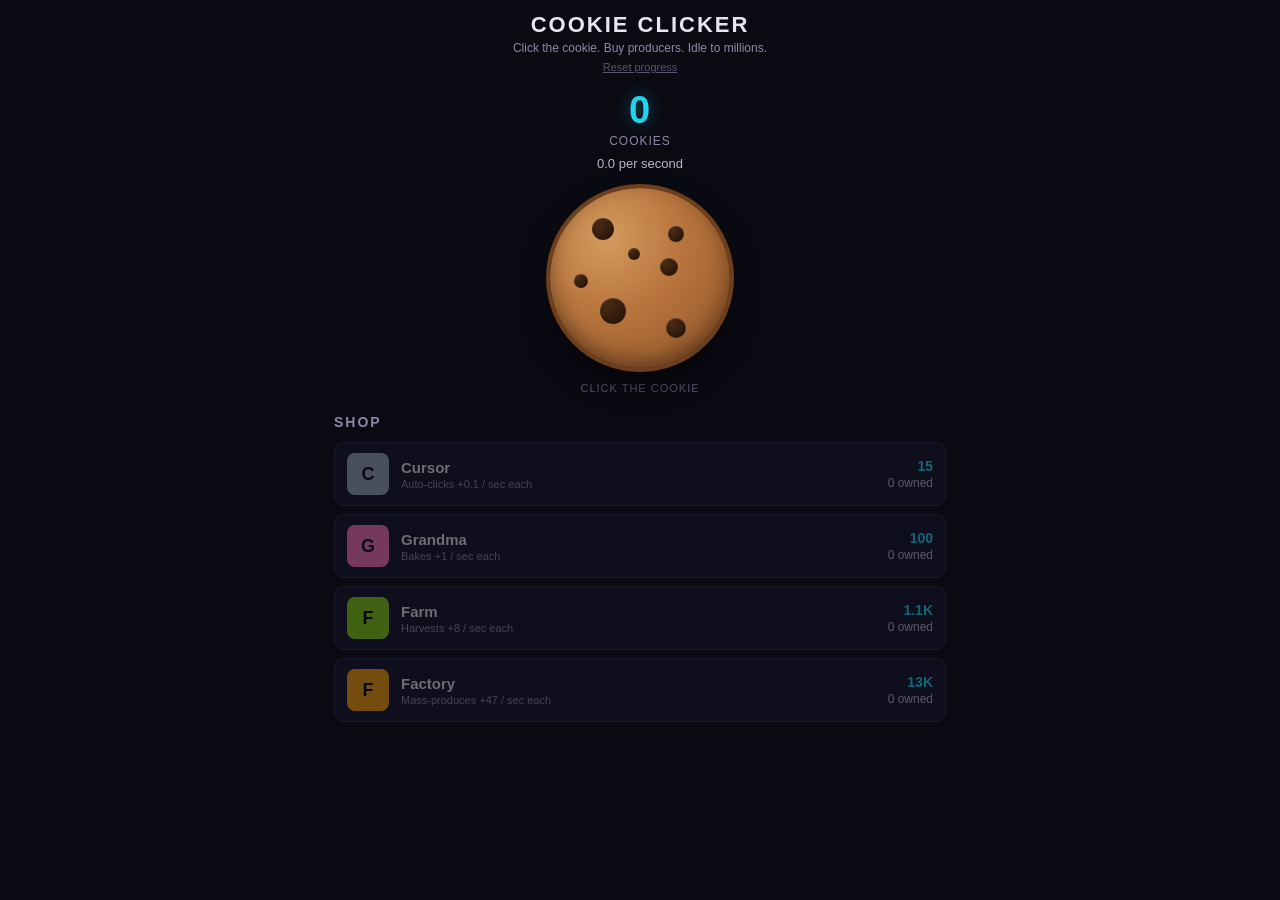
<file: games/cookieclicker/index.html>
<!DOCTYPE html>
<html lang="en">
<head>
<meta charset="UTF-8">
<meta name="viewport" content="width=device-width, initial-scale=1.0, maximum-scale=1.0, user-scalable=no">
<title>Cookie Clicker - Arcadia</title>
<style>
  * { box-sizing: border-box; margin: 0; padding: 0; -webkit-tap-highlight-color: transparent; }
  html, body {
    height: 100%;
    background: #0A0A12;
    color: #E6E6F0;
    font-family: -apple-system, BlinkMacSystemFont, "Segoe UI", Roboto, Helvetica, Arial, sans-serif;
    overflow-x: hidden;
    user-select: none;
  }
  #app {
    max-width: 640px;
    margin: 0 auto;
    padding: 12px 14px 30px;
    min-height: 100%;
  }
  header { text-align: center; margin-bottom: 10px; }
  h1 {
    font-size: 22px;
    font-weight: 800;
    letter-spacing: 2px;
    text-transform: uppercase;
  }
  .subtitle {
    font-size: 12px;
    color: #8a8aa8;
    margin-top: 3px;
  }
  .resetLink {
    background: none;
    border: none;
    color: #555570;
    font-size: 11px;
    cursor: pointer;
    text-decoration: underline;
    margin-top: 6px;
  }
  #stage {
    display: flex;
    flex-direction: column;
    align-items: center;
    margin: 14px 0 20px;
  }
  #count {
    font-size: 38px;
    font-weight: 800;
    color: #22D3EE;
    text-shadow: 0 0 18px rgba(34,211,238,0.4);
    letter-spacing: 1px;
    text-align: center;
  }
  #countLabel {
    font-size: 12px;
    color: #8a8aa8;
    margin-top: 2px;
    letter-spacing: 1px;
    text-transform: uppercase;
  }
  #cps {
    font-size: 13px;
    color: #b8b8d0;
    margin-top: 8px;
    height: 16px;
  }
  #cookie {
    width: 180px;
    height: 180px;
    border-radius: 50%;
    margin: 16px 0 8px;
    cursor: pointer;
    position: relative;
    background:
      radial-gradient(circle at 32% 28%, #d49b5e 0%, #b9763e 40%, #8d5226 100%);
    box-shadow:
      0 0 0 4px #6e3f1c,
      0 14px 30px rgba(0,0,0,0.55),
      inset 0 -8px 18px rgba(0,0,0,0.35);
    transition: transform 0.08s ease;
    overflow: hidden;
  }
  #cookie:active { transform: scale(0.94); }
  /* Chocolate chips on the cookie */
  .chip {
    position: absolute;
    border-radius: 50%;
    background: radial-gradient(circle at 30% 30%, #4a2a13, #1f1006);
    box-shadow: inset 0 1px 2px rgba(255,255,255,0.15);
  }
  .chip.c1 { width: 22px; height: 22px; top: 30px; left: 42px; }
  .chip.c2 { width: 18px; height: 18px; top: 70px; left: 110px; }
  .chip.c3 { width: 26px; height: 26px; top: 110px; left: 50px; }
  .chip.c4 { width: 16px; height: 16px; top: 38px; left: 118px; }
  .chip.c5 { width: 20px; height: 20px; top: 130px; left: 116px; }
  .chip.c6 { width: 14px; height: 14px; top: 86px; left: 24px; }
  .chip.c7 { width: 12px; height: 12px; top: 60px; left: 78px; }
  #clickHint { font-size: 11px; color: #555570; margin-top: 6px; letter-spacing: 1px; }
  #floatLayer {
    position: fixed;
    inset: 0;
    pointer-events: none;
    overflow: hidden;
    z-index: 30;
  }
  .floatPlus {
    position: absolute;
    color: #22D3EE;
    font-weight: 800;
    font-size: 18px;
    text-shadow: 0 0 8px rgba(34,211,238,0.5);
    animation: floatUp 0.9s ease-out forwards;
  }
  @keyframes floatUp {
    0% { transform: translateY(0); opacity: 1; }
    100% { transform: translateY(-60px); opacity: 0; }
  }
  #shop {
    display: flex;
    flex-direction: column;
    gap: 8px;
    margin-top: 14px;
  }
  #shop h2 {
    font-size: 14px;
    font-weight: 700;
    color: #8a8aa8;
    letter-spacing: 2px;
    text-transform: uppercase;
    margin-bottom: 4px;
  }
  .upgrade {
    display: flex;
    align-items: center;
    gap: 12px;
    background: #14142a;
    border: 1px solid #2a2a44;
    border-radius: 10px;
    padding: 10px 12px;
    cursor: pointer;
    transition: background 0.15s ease, border-color 0.15s ease, opacity 0.15s ease;
    width: 100%;
    text-align: left;
    color: inherit;
    font-family: inherit;
  }
  .upgrade:not(:disabled):hover { border-color: #22D3EE; background: #181834; }
  .upgrade:active { transform: scale(0.99); }
  .upgrade:disabled { opacity: 0.45; cursor: not-allowed; }
  .icon {
    width: 42px; height: 42px;
    border-radius: 8px;
    flex-shrink: 0;
    display: flex;
    align-items: center;
    justify-content: center;
    font-weight: 800;
    font-size: 18px;
    color: #0A0A12;
  }
  .info { flex: 1; min-width: 0; }
  .name {
    font-weight: 700;
    font-size: 15px;
    margin-bottom: 2px;
  }
  .desc {
    font-size: 11px;
    color: #8a8aa8;
  }
  .meta { text-align: right; flex-shrink: 0; }
  .cost {
    font-size: 14px;
    font-weight: 700;
    color: #22D3EE;
  }
  .owned {
    font-size: 12px;
    color: #b8b8d0;
    margin-top: 2px;
  }
  /* Per-upgrade icon colors */
  .icon.cursor { background: #94a3b8; }
  .icon.grandma { background: #f472b6; }
  .icon.farm { background: #84cc16; }
  .icon.factory { background: #f59e0b; }
  #toast {
    position: fixed;
    bottom: 18px;
    left: 50%;
    transform: translateX(-50%) translateY(40px);
    background: #14142a;
    border: 1px solid #22D3EE;
    color: #E6E6F0;
    padding: 8px 16px;
    border-radius: 8px;
    font-size: 13px;
    opacity: 0;
    transition: opacity 0.25s ease, transform 0.25s ease;
    z-index: 40;
    pointer-events: none;
  }
  #toast.show {
    opacity: 1;
    transform: translateX(-50%) translateY(0);
  }
</style>
</head>
<body>
<div id="app">
  <header>
    <h1>Cookie Clicker</h1>
    <div class="subtitle">Click the cookie. Buy producers. Idle to millions.</div>
    <button class="resetLink" id="resetBtn">Reset progress</button>
  </header>

  <div id="stage">
    <div id="count">0</div>
    <div id="countLabel">cookies</div>
    <div id="cps">0.0 per second</div>
    <div id="cookie" aria-label="Cookie">
      <span class="chip c1"></span>
      <span class="chip c2"></span>
      <span class="chip c3"></span>
      <span class="chip c4"></span>
      <span class="chip c5"></span>
      <span class="chip c6"></span>
      <span class="chip c7"></span>
    </div>
    <div id="clickHint">CLICK THE COOKIE</div>
  </div>

  <div id="shop">
    <h2>Shop</h2>
    <button class="upgrade" data-id="cursor">
      <div class="icon cursor">C</div>
      <div class="info">
        <div class="name">Cursor</div>
        <div class="desc">Auto-clicks +0.1 / sec each</div>
      </div>
      <div class="meta">
        <div class="cost" data-cost="cursor">15</div>
        <div class="owned" data-owned="cursor">0 owned</div>
      </div>
    </button>
    <button class="upgrade" data-id="grandma">
      <div class="icon grandma">G</div>
      <div class="info">
        <div class="name">Grandma</div>
        <div class="desc">Bakes +1 / sec each</div>
      </div>
      <div class="meta">
        <div class="cost" data-cost="grandma">100</div>
        <div class="owned" data-owned="grandma">0 owned</div>
      </div>
    </button>
    <button class="upgrade" data-id="farm">
      <div class="icon farm">F</div>
      <div class="info">
        <div class="name">Farm</div>
        <div class="desc">Harvests +8 / sec each</div>
      </div>
      <div class="meta">
        <div class="cost" data-cost="farm">1,100</div>
        <div class="owned" data-owned="farm">0 owned</div>
      </div>
    </button>
    <button class="upgrade" data-id="factory">
      <div class="icon factory">F</div>
      <div class="info">
        <div class="name">Factory</div>
        <div class="desc">Mass-produces +47 / sec each</div>
      </div>
      <div class="meta">
        <div class="cost" data-cost="factory">13,000</div>
        <div class="owned" data-owned="factory">0 owned</div>
      </div>
    </button>
  </div>
</div>

<div id="floatLayer"></div>
<div id="toast"></div>

<script>
(function(){
  "use strict";

  var STORAGE_KEY = "arcadiaCookie";
  var SAVE_INTERVAL_MS = 3000;

  var UPGRADES = {
    cursor:  { baseCost: 15,    cps: 0.1, label: "Cursor"  },
    grandma: { baseCost: 100,   cps: 1.0, label: "Grandma" },
    farm:    { baseCost: 1100,  cps: 8.0, label: "Farm"    },
    factory: { baseCost: 13000, cps: 47,  label: "Factory" }
  };
  var UPGRADE_ORDER = ["cursor","grandma","farm","factory"];

  var state = {
    cookies: 0,
    totalEarned: 0,
    owned: { cursor: 0, grandma: 0, farm: 0, factory: 0 },
    cost:  { cursor: 15, grandma: 100, farm: 1100, factory: 13000 }
  };

  var countEl = document.getElementById("count");
  var cpsEl = document.getElementById("cps");
  var cookieEl = document.getElementById("cookie");
  var floatLayer = document.getElementById("floatLayer");
  var toastEl = document.getElementById("toast");
  var resetBtn = document.getElementById("resetBtn");

  function formatNumber(n) {
    if (n < 1000) {
      // Show up to 1 decimal if very small, else integer
      if (n < 10 && n % 1 !== 0) return n.toFixed(1);
      return Math.floor(n).toString();
    }
    var units = [
      { v: 1e12, s: "T" },
      { v: 1e9,  s: "B" },
      { v: 1e6,  s: "M" },
      { v: 1e3,  s: "K" }
    ];
    for (var i = 0; i < units.length; i++) {
      if (n >= units[i].v) {
        var val = n / units[i].v;
        var str = val >= 100 ? val.toFixed(1) : val >= 10 ? val.toFixed(2) : val.toFixed(2);
        // strip trailing zeros from fixed
        str = str.replace(/\.?0+$/, "");
        return str + units[i].s;
      }
    }
    return Math.floor(n).toString();
  }

  function totalCps() {
    var total = 0;
    UPGRADE_ORDER.forEach(function(id){
      total += state.owned[id] * UPGRADES[id].cps;
    });
    return total;
  }

  function costAfter(id, owned) {
    // cost *= 1.15 each purchase, starting at baseCost
    // after k purchases: base * 1.15^k
    return Math.ceil(UPGRADES[id].baseCost * Math.pow(1.15, owned));
  }

  function recalcCosts() {
    UPGRADE_ORDER.forEach(function(id){
      state.cost[id] = costAfter(id, state.owned[id]);
    });
  }

  function showToast(msg) {
    toastEl.textContent = msg;
    toastEl.classList.add("show");
    clearTimeout(showToast._t);
    showToast._t = setTimeout(function(){
      toastEl.classList.remove("show");
    }, 1600);
  }

  function spawnFloat(x, y, text) {
    var el = document.createElement("div");
    el.className = "floatPlus";
    el.textContent = text;
    el.style.left = (x - 10) + "px";
    el.style.top = (y - 10) + "px";
    floatLayer.appendChild(el);
    setTimeout(function(){
      if (el.parentNode) el.parentNode.removeChild(el);
    }, 900);
  }

  function updateUI() {
    countEl.textContent = formatNumber(state.cookies);
    var cps = totalCps();
    cpsEl.textContent = (cps < 10 ? cps.toFixed(1) : formatNumber(cps)) + " per second";
    UPGRADE_ORDER.forEach(function(id){
      var costEl = document.querySelector('[data-cost="'+id+'"]');
      var ownedEl = document.querySelector('[data-owned="'+id+'"]');
      if (costEl) costEl.textContent = formatNumber(state.cost[id]);
      if (ownedEl) ownedEl.textContent = state.owned[id] + " owned";
      var btn = document.querySelector('.upgrade[data-id="'+id+'"]');
      if (btn) {
        if (state.cookies >= state.cost[id]) btn.disabled = false;
        else btn.disabled = true;
      }
    });
  }

  function buy(id) {
    var cost = state.cost[id];
    if (state.cookies < cost) return;
    state.cookies -= cost;
    state.owned[id]++;
    state.cost[id] = costAfter(id, state.owned[id]);
    updateUI();
    save();
  }

  function clickCookie(e) {
    state.cookies += 1;
    state.totalEarned += 1;
    var rect = cookieEl.getBoundingClientRect();
    var x = (e && e.clientX) ? e.clientX : (rect.left + rect.width / 2);
    var y = (e && e.clientY) ? e.clientY : (rect.top + rect.height / 2);
    spawnFloat(x, y, "+1");
    updateUI();
  }

  function save() {
    try {
      var data = {
        cookies: state.cookies,
        totalEarned: state.totalEarned,
        owned: state.owned,
        ts: Date.now()
      };
      localStorage.setItem(STORAGE_KEY, JSON.stringify(data));
    } catch (err) { /* ignore */ }
  }

  function load() {
    try {
      var raw = localStorage.getItem(STORAGE_KEY);
      if (!raw) return false;
      var data = JSON.parse(raw);
      if (typeof data.cookies === "number") state.cookies = data.cookies;
      if (typeof data.totalEarned === "number") state.totalEarned = data.totalEarned;
      if (data.owned) {
        UPGRADE_ORDER.forEach(function(id){
          if (typeof data.owned[id] === "number" && data.owned[id] >= 0) {
            state.owned[id] = data.owned[id];
          }
        });
      }
      // Offline earnings (cap to avoid absurd gains)
      if (data.ts) {
        var elapsedSec = Math.max(0, (Date.now() - data.ts) / 1000);
        var capSec = 60 * 60 * 2; // cap 2 hours
        if (elapsedSec > capSec) elapsedSec = capSec;
        var cps = totalCps();
        var earned = cps * elapsedSec;
        if (earned > 0) {
          state.cookies += earned;
          state.totalEarned += earned;
          if (earned >= 1) {
            setTimeout(function(){
              showToast("Welcome back! Earned " + formatNumber(earned) + " while away.");
            }, 300);
          }
        }
      }
      recalcCosts();
      return true;
    } catch (err) {
      return false;
    }
  }

  // Wire events
  cookieEl.addEventListener("click", clickCookie);
  UPGRADE_ORDER.forEach(function(id){
    var btn = document.querySelector('.upgrade[data-id="'+id+'"]');
    if (btn) btn.addEventListener("click", function(){ buy(id); });
  });
  resetBtn.addEventListener("click", function(){
    // Without confirm(), we just reset directly. Use a double-click pattern via toast.
    if (resetBtn._armed) {
      resetBtn._armed = false;
      resetBtn.textContent = "Reset progress";
      state.cookies = 0;
      state.totalEarned = 0;
      state.owned = { cursor: 0, grandma: 0, farm: 0, factory: 0 };
      recalcCosts();
      updateUI();
      save();
      showToast("Progress reset.");
    } else {
      resetBtn._armed = true;
      resetBtn.textContent = "Click again to confirm";
      resetBtn.style.color = "#ef4444";
      clearTimeout(resetBtn._t);
      resetBtn._t = setTimeout(function(){
        resetBtn._armed = false;
        resetBtn.textContent = "Reset progress";
        resetBtn.style.color = "";
      }, 2500);
    }
  });

  // Auto-production tick (10 FPS for smooth cookie growth)
  var TICK_MS = 100;
  setInterval(function(){
    var cps = totalCps();
    if (cps > 0) {
      var gain = cps * (TICK_MS / 1000);
      state.cookies += gain;
      state.totalEarned += gain;
      updateUI();
    }
  }, TICK_MS);

  // Save periodically
  setInterval(save, SAVE_INTERVAL_MS);
  // Save on unload / pagehide
  window.addEventListener("beforeunload", save);
  window.addEventListener("pagehide", save);
  document.addEventListener("visibilitychange", function(){
    if (document.hidden) save();
  });

  // Init
  load();
  recalcCosts();
  updateUI();
})();
</script>
</body>
</html>
</file>
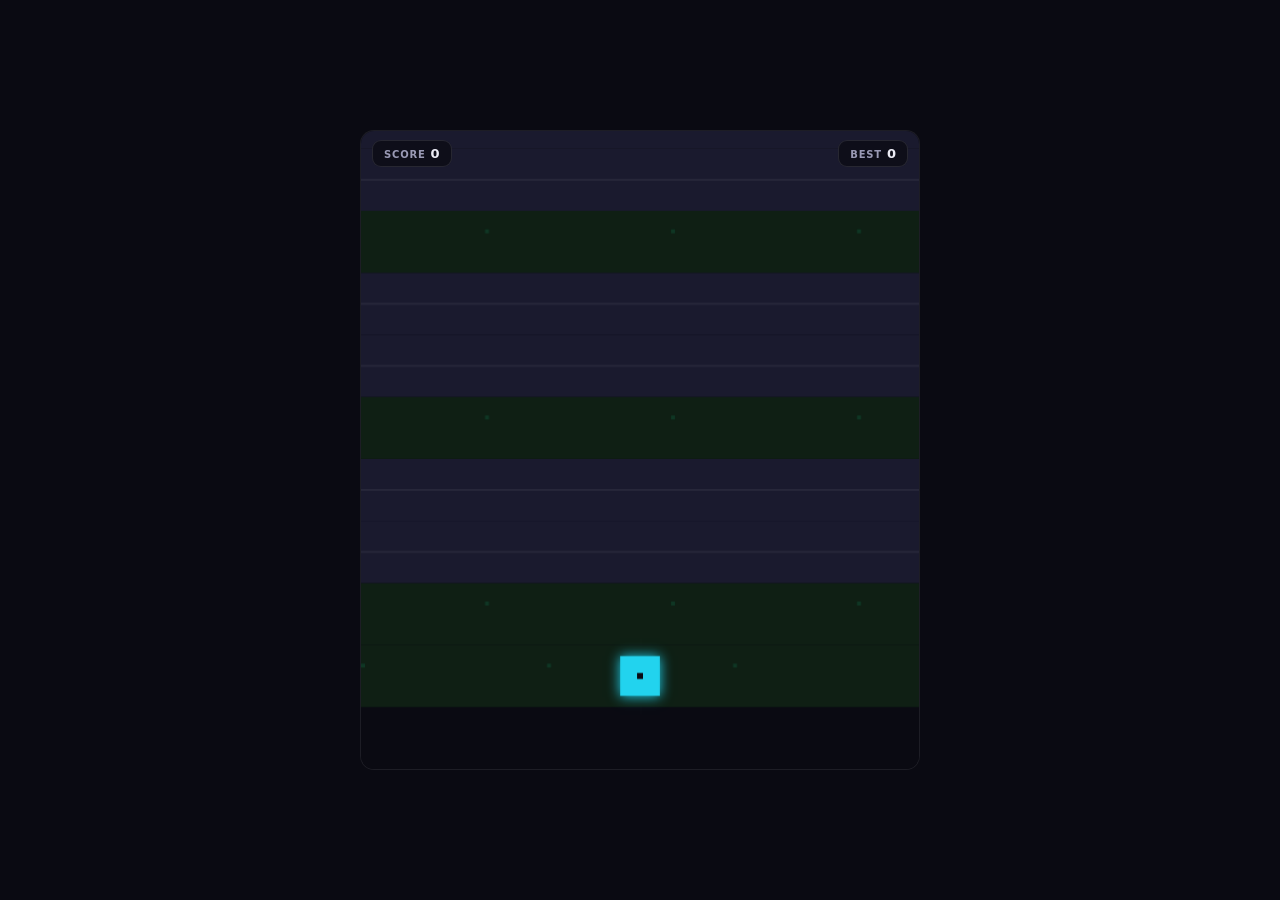
<file: games/crossyroad/index.html>
<!doctype html>
<html lang="en">
<head>
<meta charset="utf-8">
<meta name="viewport" content="width=device-width,initial-scale=1,user-scalable=no">
<title>Crossy Road — Arcadia</title>
<style>
  *{margin:0;padding:0;box-sizing:border-box}
  html,body{height:100%}
  body{font-family:Inter,system-ui,sans-serif;background:#0A0A12;color:#ECECF5;overflow:hidden;display:flex;align-items:center;justify-content:center}
  #wrap{position:relative;width:100%;max-width:560px;margin:auto}
  canvas{width:100%;height:auto;display:block;background:#0A0A12;border-radius:14px;border:1px solid rgba(255,255,255,.08)}
  .hud{position:absolute;top:10px;left:12px;right:12px;display:flex;justify-content:space-between;pointer-events:none}
  .hud .s{background:rgba(10,10,18,.7);border:1px solid rgba(255,255,255,.1);border-radius:9px;padding:5px 11px;font-weight:700;font-size:13px;font-variant-numeric:tabular-nums;backdrop-filter:blur(6px)}
  .hud .s span{color:#9a9ab5;font-size:10px;text-transform:uppercase;letter-spacing:.08em;margin-right:5px}
  .ov{position:absolute;inset:0;display:grid;place-items:center;background:rgba(10,10,18,.82);backdrop-filter:blur(4px);border-radius:14px;text-align:center}
  .ov.hide{display:none}
  .ov h2{font-family:Syne,sans-serif;font-size:26px;margin-bottom:6px}
  .ov p{color:#9a9ab5;margin-bottom:14px;font-size:13px}
  .btn{padding:11px 20px;border-radius:10px;background:linear-gradient(90deg,#7C3AED,#9333ea);color:#fff;font-weight:600;border:none;cursor:pointer;font-size:14px}
  .btn:hover{filter:brightness(1.1)}
</style>
</head>
<body>
<div id="wrap">
  <canvas id="c" width="560" height="640"></canvas>
  <div class="hud"><div class="s"><span>Score</span><b id="sc">0</b></div><div class="s"><span>Best</span><b id="bs">0</b></div></div>
  <div class="ov" id="st"><div><h2>Crossy Road</h2><p>Hop forward. Dodge the cars. Don't stand still too long.</p><p style="margin-bottom:12px;font-size:12px">Arrow keys / WASD / swipe</p><button class="btn" id="start">Start</button></div></div>
  <div class="ov hide" id="go"><div><h2 style="color:#f43f5e">Squashed</h2><p id="gos"></p><button class="btn" id="again" style="margin-top:6px">Retry</button></div></div>
</div>
<script>
(function(){
var cv=document.getElementById('c'),ctx=cv.getContext('2d'),W=560,H=640;
var scEl=document.getElementById('sc'),bsEl=document.getElementById('bs'),stEl=document.getElementById('st'),goEl=document.getElementById('go'),gosEl=document.getElementById('gos');
var best=+localStorage.getItem('arcadiaCrossyBest')||0;bsEl.textContent=best;
var COLS=9,CELL=W/COLS;
var player,cars,rows,score,running,dead,scrollEdge,tLastCar;
function reset(){
  player={col:4,row:0,hop:0};cars=[];rows=[];score=0;running=true;dead=false;scrollEdge=0;tLastCar=0;
  // build rows: row 0 grass, then alternating
  for(var r=0;r<24;r++){rows.push(makeRow(r));}
  stEl.classList.add('hide');goEl.classList.add('hide');
}
function makeRow(r){
  if(r===0)return{type:'grass'};
  var t=Math.random();
  if(t<0.5)return{type:'road',dir:Math.random()<0.5?-1:1,speed:1.2+Math.random()*1.8};
  if(t<0.7)return{type:'road',dir:Math.random()<0.5?-1:1,speed:2.4+Math.random()*1.6};
  return{type:'grass'};
}
function spawnCar(rowIdx){
  var r=rows[rowIdx];if(!r||r.type!=='road')return;
  cars.push({row:rowIdx,x:r.dir>0?-CELL:W+CELL,dir:r.dir,speed:r.speed,w:CELL*0.8,h:CELL*0.7,color:['#f43f5e','#F59E0B','#10B981','#A855F7'][Math.floor(Math.random()*4)]});
}
function px(col){return col*CELL;}
function py(row){return H-CELL*2-row*CELL+player.hop*0;}// row 0 at bottom
function upd(dt){
  if(!running)return;
  // scroll edge advances (force forward)
  scrollEdge+=0.25;
  if(player.row*1 < scrollEdge-3){die('caught by the edge');return;}
  // move cars
  cars.forEach(function(c){c.x+=c.dir*c.speed*1.6;});
  cars=cars.filter(function(c){return c.x>-CELL*2&&c.x<W+CELL*2;});
  // spawn
  tLastCar+=dt;
  if(tLastCar>700){tLastCar=0;for(var r=Math.max(1,Math.floor(scrollEdge));r<Math.floor(scrollEdge)+16;r++){if(rows[r]&&rows[r].type==='road'&&Math.random()<0.4)spawnCar(r);}}
  // car collision
  var pxx=px(player.col)+CELL/2,pyy=py(player.row)+CELL/2;
  for(var i=0;i<cars.length;i++){var c=cars[i];
    if(c.row===player.row){var cx2=c.x+CELL/2;if(Math.abs(cx2-pxx)<CELL*0.7){die('hit by a car');return;}}
  }
}
function die(msg){dead=true;running=false;if(score>best){best=score;localStorage.setItem('arcadiaCrossyBest',best);}bsEl.textContent=best;gosEl.textContent='Score '+score+' — '+msg;goEl.classList.remove('hide');}
function hop(dx,dy){
  if(!running)return;
  player.col=Math.max(0,Math.min(COLS-1,player.col+dx));
  player.row=Math.max(0,player.row+dy);
  if(dy>0){score=Math.max(score,player.row);scEl.textContent=score;}
  // ensure rows exist
  while(rows.length<player.row+20)rows.push(makeRow(rows.length));
}
function draw(){
  ctx.clearRect(0,0,W,H);
  ctx.fillStyle='#0A0A12';ctx.fillRect(0,0,W,H);
  // draw rows from bottom
  var startRow=Math.max(0,Math.floor(scrollEdge)-1);
  var camY=scrollEdge*CELL;
  for(var r=startRow;r<startRow+18;r++){
    if(!rows[r])continue;
    var y=H-CELL*2-(r*CELL-camY);
    if(rows[r].type==='grass'){ctx.fillStyle='#0f1f14';ctx.fillRect(0,y,W,CELL);ctx.fillStyle='rgba(16,185,129,.15)';for(var i=0;i<COLS;i++)if((i+r)%3===0)ctx.fillRect(px(i),y+CELL*0.3,4,4);}
    else{ctx.fillStyle='#1a1a2e';ctx.fillRect(0,y,W,CELL);ctx.fillStyle='rgba(255,255,255,.06)';ctx.fillRect(0,y+CELL/2-1,W,2);}
  }
  // cars
  cars.forEach(function(c){var y=H-CELL*2-(c.row*CELL-camY);ctx.fillStyle=c.color;ctx.shadowColor=c.color;ctx.shadowBlur=8;ctx.fillRect(c.x,y+CELL*0.15,c.w,c.h);ctx.shadowBlur=0;ctx.fillStyle='rgba(255,255,255,.2)';ctx.fillRect(c.x,y+CELL*0.15,c.w,3);});
  // player
  var px2=px(player.col)+CELL/2,py2=H-CELL*2-(player.row*CELL-camY)+CELL/2;
  ctx.fillStyle='#22D3EE';ctx.shadowColor='#22D3EE';ctx.shadowBlur=12;ctx.fillRect(px2-CELL*0.32,py2-CELL*0.32,CELL*0.64,CELL*0.64);
  ctx.shadowBlur=0;ctx.fillStyle='#0A0A12';ctx.fillRect(px2-3,py2-3,6,6);
}
var last=performance.now();
function loop(now){var dt=now-last;last=now;upd(dt);draw();requestAnimationFrame(loop);}
window.addEventListener('keydown',function(e){
  var k=e.key.toLowerCase();
  if(k==='arrowup'||k==='w'){e.preventDefault();hop(0,1);}
  else if(k==='arrowdown'||k==='s'){e.preventDefault();hop(0,-1);}
  else if(k==='arrowleft'||k==='a'){e.preventDefault();hop(-1,0);}
  else if(k==='arrowright'||k==='d'){e.preventDefault();hop(1,0);}
});
var tsx,tsy;
cv.addEventListener('touchstart',function(e){e.preventDefault();var t=e.touches[0];tsx=t.clientX;tsy=t.clientY;},{passive:false});
cv.addEventListener('touchend',function(e){e.preventDefault();var t=e.changedTouches[0];var dx=t.clientX-tsx,dy=t.clientY-tsy;if(Math.abs(dx)>Math.abs(dy)){hop(dx>0?1:-1,0);}else{hop(0,dy>0?-1:1);}},{passive:false});
document.getElementById('start').onclick=reset;
document.getElementById('again').onclick=reset;
// idle draw
reset();running=false;
loop(performance.now());
})();
</script>
</body>
</html>
</file>
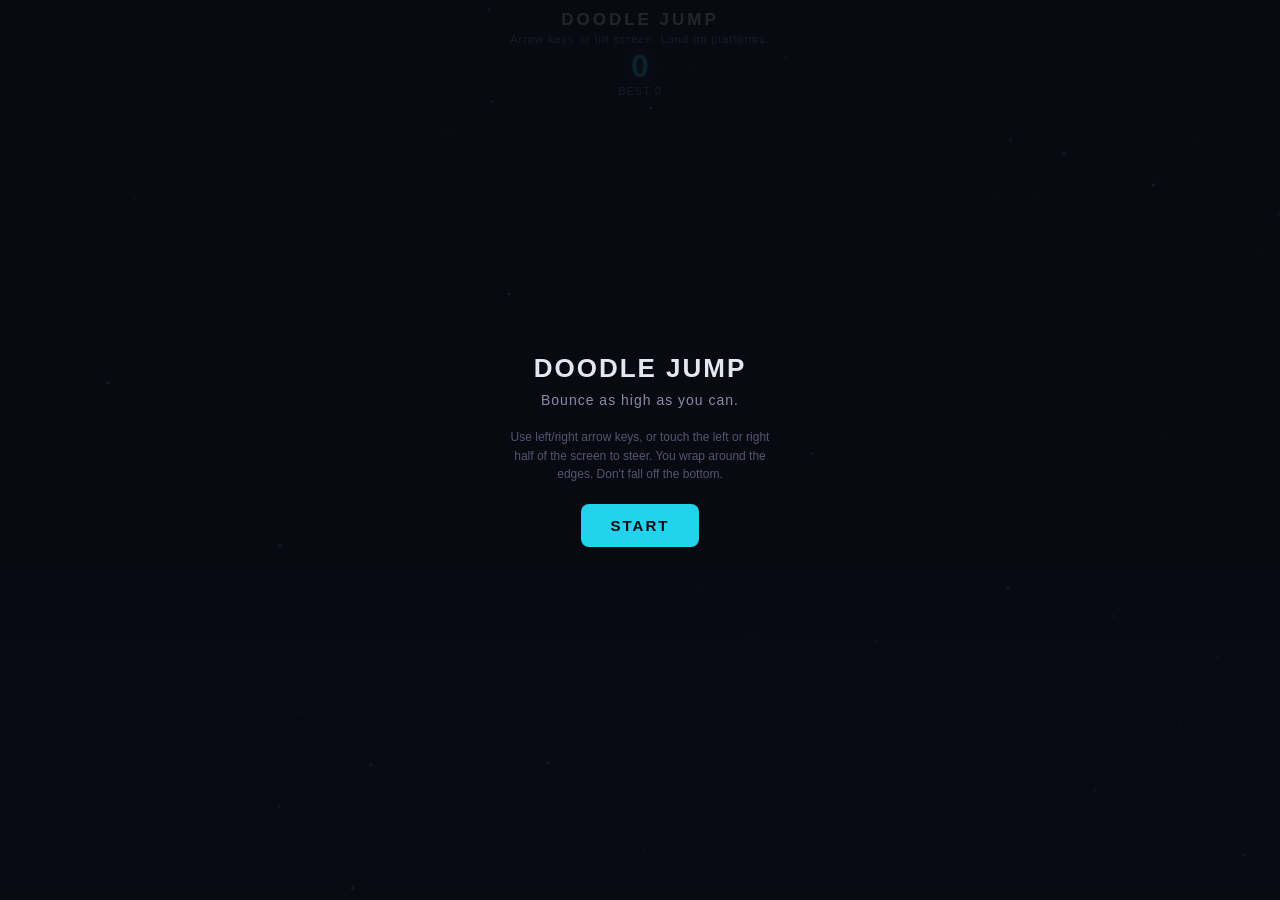
<file: games/doodlejump/index.html>
<!DOCTYPE html>
<html lang="en">
<head>
<meta charset="UTF-8">
<meta name="viewport" content="width=device-width, initial-scale=1.0, maximum-scale=1.0, user-scalable=no">
<title>Doodle Jump - Arcadia</title>
<style>
  * { box-sizing: border-box; margin: 0; padding: 0; -webkit-tap-highlight-color: transparent; }
  html, body {
    height: 100%;
    background: #0A0A12;
    color: #E6E6F0;
    font-family: -apple-system, BlinkMacSystemFont, "Segoe UI", Roboto, Helvetica, Arial, sans-serif;
    overflow: hidden;
    user-select: none;
    -webkit-user-select: none;
    touch-action: none;
  }
  #wrap {
    position: fixed;
    inset: 0;
    display: flex;
    flex-direction: column;
    align-items: center;
  }
  header {
    position: absolute;
    top: 0; left: 0; right: 0;
    z-index: 5;
    text-align: center;
    padding: 10px 14px 0;
    pointer-events: none;
  }
  h1 {
    font-size: 17px;
    font-weight: 800;
    letter-spacing: 3px;
    text-transform: uppercase;
    color: #E6E6F0;
  }
  .subtitle {
    font-size: 11px;
    color: #8a8aa8;
    margin-top: 3px;
    letter-spacing: 1px;
  }
  #hud {
    position: absolute;
    top: 50px; left: 0; right: 0;
    text-align: center;
    z-index: 5;
    pointer-events: none;
  }
  #score {
    font-size: 32px;
    font-weight: 900;
    color: #22D3EE;
    text-shadow: 0 0 14px rgba(34,211,238,0.4);
    line-height: 1;
  }
  #best {
    font-size: 11px;
    color: #8a8aa8;
    margin-top: 3px;
    letter-spacing: 1px;
    text-transform: uppercase;
  }
  canvas {
    display: block;
    width: 100%;
    height: 100%;
    flex: 1;
  }
  #overlay {
    position: absolute;
    inset: 0;
    background: rgba(10,10,18,0.88);
    display: flex;
    flex-direction: column;
    align-items: center;
    justify-content: center;
    z-index: 20;
    text-align: center;
    padding: 20px;
  }
  #overlay.hidden { display: none; }
  #overlay h2 {
    font-size: 26px;
    font-weight: 800;
    margin-bottom: 8px;
    letter-spacing: 2px;
    text-transform: uppercase;
  }
  #overlay .final {
    font-size: 14px;
    color: #8a8aa8;
    margin-bottom: 4px;
    letter-spacing: 1px;
  }
  #overlay .final b { color: #22D3EE; font-size: 22px; }
  #overlay .hint {
    font-size: 12px;
    color: #555570;
    margin: 16px 0 20px;
    max-width: 280px;
    line-height: 1.55;
  }
  #overlay button {
    background: #22D3EE;
    color: #0A0A12;
    border: none;
    padding: 13px 30px;
    font-size: 15px;
    font-weight: 800;
    border-radius: 8px;
    cursor: pointer;
    text-transform: uppercase;
    letter-spacing: 2px;
  }
  #overlay button:active { transform: scale(0.96); }
  .controls {
    position: absolute;
    bottom: 0; left: 0; right: 0;
    display: flex;
    z-index: 4;
    pointer-events: none;
    opacity: 0;
    transition: opacity 0.3s ease;
  }
  .controls.show { opacity: 0.35; }
  .controls .half {
    flex: 1;
    height: 90px;
    background: linear-gradient(to top, rgba(34,211,238,0.18), rgba(34,211,238,0));
    border-top: 2px solid rgba(34,211,238,0.25);
  }
  .controls .half.right {
    background: linear-gradient(to top, rgba(124,58,237,0.18), rgba(124,58,237,0));
    border-top-color: rgba(124,58,237,0.25);
  }
</style>
</head>
<body>
<div id="wrap">
  <header>
    <h1>Doodle Jump</h1>
    <div class="subtitle">Arrow keys or tilt screen. Land on platforms.</div>
  </header>
  <div id="hud">
    <div id="score">0</div>
    <div id="best">Best 0</div>
  </div>
  <canvas id="game"></canvas>
  <div class="controls" id="controls">
    <div class="half left"></div>
    <div class="half right"></div>
  </div>
  <div id="overlay">
    <h2 id="ovTitle">Doodle Jump</h2>
    <div class="final" id="ovFinal">Bounce as high as you can.</div>
    <div class="hint">Use left/right arrow keys, or touch the left or right half of the screen to steer. You wrap around the edges. Don't fall off the bottom.</div>
    <button id="startBtn">Start</button>
  </div>
</div>

<script>
(function(){
  "use strict";

  var canvas = document.getElementById("game");
  var ctx = canvas.getContext("2d");
  var scoreEl = document.getElementById("score");
  var bestEl = document.getElementById("best");
  var overlay = document.getElementById("overlay");
  var ovTitle = document.getElementById("ovTitle");
  var ovFinal = document.getElementById("ovFinal");
  var startBtn = document.getElementById("startBtn");
  var controlsEl = document.getElementById("controls");

  var STORAGE_KEY = "arcadiaDoodleJumpBest";
  var best = 0;
  try { best = parseInt(localStorage.getItem(STORAGE_KEY) || "0", 10) || 0; } catch(e) {}
  bestEl.textContent = "Best " + best;

  var DPR = Math.max(1, Math.min(window.devicePixelRatio || 1, 2));
  var W = 0, H = 0;

  // Game constants
  var PLAYER_W = 36;
  var PLAYER_H = 36;
  var GRAVITY = 1500;          // px/s^2
  var BOUNCE_VY = -820;        // bounce velocity on platform hit
  var MOVE_ACCEL = 2200;       // horizontal acceleration from input
  var MOVE_MAX = 320;          // max horizontal speed
  var FRICTION = 0.86;         // applied each frame when no input (independent axes)
  var PLATFORM_W = 70;
  var PLATFORM_H = 14;
  var MIN_GAP = 60;
  var MAX_GAP = 110;
  var SCROLL_THRESHOLD = 0.42; // when player y (relative) above this fraction of H, scroll
  var START_PLATFORMS = 14;

  // Platform types: 'normal' (green), 'moving' (purple, slides), 'breakable' (cracks after one bounce)
  var PLATFORM_TYPES = ["normal","normal","normal","normal","moving","normal","breakable","normal","normal","moving"];

  // State
  var player = null;
  var platforms = [];
  var cameraY = 0;       // world Y at top of screen
  var maxHeight = 0;     // in world units (decreasing y = up)
  var startY = 0;        // player start world Y
  var running = false;
  var gameOver = false;
  var lastTime = 0;
  var keys = { left: false, right: false };
  var touchSide = 0; // -1 left, 1 right, 0 none
  var particles = [];
  var brokenPlatforms = []; // visual falling pieces

  function resize() {
    DPR = Math.max(1, Math.min(window.devicePixelRatio || 1, 2));
    W = canvas.clientWidth;
    H = canvas.clientHeight;
    canvas.width = Math.floor(W * DPR);
    canvas.height = Math.floor(H * DPR);
    ctx.setTransform(DPR, 0, 0, DPR, 0, 0);
  }
  window.addEventListener("resize", resize);

  function rand(a, b) { return a + Math.random() * (b - a); }
  function randInt(a, b) { return Math.floor(rand(a, b + 1)); }

  function generatePlatform(yWorld) {
    var x = rand(8, W - PLATFORM_W - 8);
    // Difficulty: as we go higher, increase chance of moving/breakable
    var heightClimbed = Math.max(0, startY - yWorld);
    var difficulty = Math.min(1, heightClimbed / 4000);
    var type = "normal";
    var roll = Math.random();
    if (roll < 0.18 + difficulty * 0.22) type = "moving";
    else if (roll < 0.30 + difficulty * 0.30) type = "breakable";
    var p = {
      x: x, y: yWorld, w: PLATFORM_W, h: PLATFORM_H, type: type,
      vx: type === "moving" ? (Math.random() < 0.5 ? -1 : 1) * rand(40, 90) : 0,
      broken: false
    };
    return p;
  }

  function initWorld() {
    platforms = [];
    particles = [];
    brokenPlatforms = [];
    cameraY = 0;
    maxHeight = 0;
    // Place player at ~80% from top of screen
    var playerScreenY = H * 0.78;
    var playerWorldY = cameraY + playerScreenY;
    startY = playerWorldY;
    // Spawn a guaranteed platform directly under the player
    platforms.push({
      x: W/2 - PLATFORM_W/2, y: playerWorldY + PLAYER_H, w: PLATFORM_W, h: PLATFORM_H,
      type: "normal", vx: 0, broken: false
    });
    // Generate platforms upward (decreasing y) - in world coords
    var y = playerWorldY - 60;
    while (y > cameraY - H) {
      var p = generatePlatform(y);
      platforms.push(p);
      y -= rand(MIN_GAP, MAX_GAP);
    }
    player = {
      x: W/2 - PLAYER_W/2,
      y: playerWorldY,
      vx: 0,
      vy: 0,
      facing: 1
    };
  }

  function startGame() {
    resize();
    overlay.classList.add("hidden");
    initWorld();
    running = true;
    gameOver = false;
    scoreEl.textContent = "0";
    lastTime = performance.now();
    if (!loopRunning) {
      loopRunning = true;
      requestAnimationFrame(loop);
    }
  }

  function endGame() {
    running = false;
    gameOver = true;
    var score = Math.floor(maxHeight / 10);
    if (score > best) {
      best = score;
      try { localStorage.setItem(STORAGE_KEY, String(best)); } catch(e) {}
      bestEl.textContent = "Best " + best;
    }
    ovTitle.textContent = "Game Over";
    ovFinal.innerHTML = "Height climbed: <b>" + score + "</b><br>Best " + best;
    startBtn.textContent = "Play Again";
    setTimeout(function(){
      overlay.classList.remove("hidden");
    }, 500);
  }

  function update(dt) {
    // Horizontal input
    var ax = 0;
    if (keys.left) ax -= MOVE_ACCEL;
    if (keys.right) ax += MOVE_ACCEL;
    if (touchSide !== 0) ax += touchSide * MOVE_ACCEL;
    if (ax !== 0) {
      player.vx += ax * dt;
      player.facing = ax > 0 ? 1 : -1;
    } else {
      player.vx *= Math.pow(FRICTION, dt * 60);
      if (Math.abs(player.vx) < 4) player.vx = 0;
    }
    // Clamp horizontal speed
    if (player.vx > MOVE_MAX) player.vx = MOVE_MAX;
    if (player.vx < -MOVE_MAX) player.vx = -MOVE_MAX;
    player.x += player.vx * dt;
    // Wrap around horizontal edges
    if (player.x + PLAYER_W < 0) player.x = W;
    else if (player.x > W) player.x = -PLAYER_W;

    // Vertical: gravity
    player.vy += GRAVITY * dt;
    var prevY = player.y;
    player.y += player.vy * dt;

    // Check platform collisions (only when falling)
    if (player.vy > 0) {
      for (var i = 0; i < platforms.length; i++) {
        var p = platforms[i];
        if (p.broken) continue;
        // AABB on x
        if (player.x + PLAYER_W > p.x && player.x < p.x + p.w) {
          // Did player's feet cross the platform's top this frame?
          var feetPrev = prevY + PLAYER_H;
          var feetNow = player.y + PLAYER_H;
          if (feetPrev <= p.y && feetNow >= p.y && feetNow <= p.y + p.h + 8) {
            // Bounce
            player.y = p.y - PLAYER_H;
            player.vy = BOUNCE_VY;
            if (p.type === "breakable") {
              // Break on landing: player gets the bounce, but the platform
              // shatters so it cannot be reused on the way down.
              p.broken = true;
              spawnBreakParticles(p);
            } else {
              spawnBounceParticles(p);
            }
            break;
          }
        }
      }
    }

    // Update moving platforms
    for (var j = 0; j < platforms.length; j++) {
      var mp = platforms[j];
      if (mp.type === "moving" && !mp.broken) {
        mp.x += mp.vx * dt;
        if (mp.x < 4) { mp.x = 4; mp.vx = -mp.vx; }
        if (mp.x + mp.w > W - 4) { mp.x = W - 4 - mp.w; mp.vx = -mp.vx; }
      }
    }

    // Scrolling: if player is above threshold (small y in screen space), move camera down
    var playerScreenY = player.y - cameraY;
    var thresholdY = H * SCROLL_THRESHOLD;
    if (playerScreenY < thresholdY) {
      var delta = thresholdY - playerScreenY;
      cameraY -= delta;
      // Track max height climbed (startY - currentTopOfPlayer)
      var climbed = startY - (player.y);
      if (climbed > maxHeight) maxHeight = climbed;
    }

    // Update score
    var score = Math.floor(maxHeight / 10);
    scoreEl.textContent = String(score);

    // Remove platforms below screen and spawn above
    var bottomLimit = cameraY + H + 60;
    var topLimit = cameraY - H;
    // Remove below
    platforms = platforms.filter(function(p){ return p.y < bottomLimit; });
    // Add above: ensure there are platforms up to topLimit
    var highestY = Infinity;
    for (var k = 0; k < platforms.length; k++) {
      if (platforms[k].y < highestY) highestY = platforms[k].y;
    }
    if (highestY === Infinity) highestY = cameraY + H * 0.5;
    while (highestY > topLimit) {
      highestY -= rand(MIN_GAP, MAX_GAP);
      var np = generatePlatform(highestY);
      // Make sure x is not too far from previous to keep reachable
      platforms.push(np);
    }

    // Update particles
    for (var pi = particles.length - 1; pi >= 0; pi--) {
      var pt = particles[pi];
      pt.vy += 800 * dt;
      pt.x += pt.vx * dt;
      pt.y += pt.vy * dt;
      pt.life -= dt;
      if (pt.life <= 0) particles.splice(pi, 1);
    }

    // Update broken platform visuals
    for (var bi = brokenPlatforms.length - 1; bi >= 0; bi--) {
      var bp = brokenPlatforms[bi];
      bp.vy += 1500 * dt;
      bp.y += bp.vy * dt;
      bp.rot += bp.vrot * dt;
      if (bp.y - cameraY > H + 60) brokenPlatforms.splice(bi, 1);
    }

    // Game over: player fell below the screen
    if (player.y - cameraY > H + 40) {
      endGame();
    }
  }

  function spawnBounceParticles(p) {
    for (var i = 0; i < 6; i++) {
      particles.push({
        x: p.x + p.w/2 + rand(-12, 12),
        y: p.y,
        vx: rand(-80, 80),
        vy: rand(-160, -40),
        life: 0.5,
        color: "#22D3EE",
        size: rand(2, 4)
      });
    }
  }
  function spawnBreakParticles(p) {
    // Add a few falling pieces
    var pieceCount = 3;
    for (var i = 0; i < pieceCount; i++) {
      brokenPlatforms.push({
        x: p.x + (p.w / pieceCount) * i,
        y: p.y,
        w: p.w / pieceCount - 2,
        h: p.h,
        color: p.type === "breakable" ? "#a855f7" : "#22D3EE",
        vy: rand(-60, 0),
        vrot: rand(-4, 4),
        rot: 0
      });
    }
    // Sparks
    for (var j = 0; j < 10; j++) {
      particles.push({
        x: p.x + p.w/2 + rand(-15, 15),
        y: p.y,
        vx: rand(-120, 120),
        vy: rand(-200, -40),
        life: 0.6,
        color: "#c4b5fd",
        size: rand(2, 4)
      });
    }
  }

  function draw() {
    // Background
    var grad = ctx.createLinearGradient(0, 0, 0, H);
    grad.addColorStop(0, "#0A0A12");
    grad.addColorStop(1, "#0d0d22");
    ctx.fillStyle = grad;
    ctx.fillRect(0, 0, W, H);

    // Subtle stars (static for performance)
    if (!draw._stars) {
      draw._stars = [];
      for (var s = 0; s < 40; s++) {
        draw._stars.push({ x: Math.random(), y: Math.random(), r: Math.random() * 1.4 + 0.4, a: Math.random() * 0.5 + 0.2 });
      }
    }
    for (var i = 0; i < draw._stars.length; i++) {
      var st = draw._stars[i];
      // Parallax: shift y a bit with camera
      var sy = (st.y * H + (cameraY * 0.05)) % H;
      if (sy < 0) sy += H;
      ctx.fillStyle = "rgba(200,210,255," + st.a + ")";
      ctx.beginPath();
      ctx.arc(st.x * W, sy, st.r, 0, Math.PI * 2);
      ctx.fill();
    }

    // Translate world by -cameraY
    ctx.save();
    ctx.translate(0, -cameraY);

    // Draw platforms
    for (var j = 0; j < platforms.length; j++) {
      drawPlatform(platforms[j]);
    }
    // Draw broken pieces
    for (var bi = 0; bi < brokenPlatforms.length; bi++) {
      var bp = brokenPlatforms[bi];
      ctx.save();
      ctx.translate(bp.x + bp.w/2, bp.y + bp.h/2);
      ctx.rotate(bp.rot);
      ctx.fillStyle = bp.color;
      ctx.fillRect(-bp.w/2, -bp.h/2, bp.w, bp.h);
      ctx.restore();
    }
    // Draw player
    drawPlayer();
    // Draw particles
    for (var pi = 0; pi < particles.length; pi++) {
      var pt = particles[pi];
      ctx.globalAlpha = Math.max(0, Math.min(1, pt.life / 0.5));
      ctx.fillStyle = pt.color;
      ctx.fillRect(pt.x - pt.size/2, pt.y - pt.size/2, pt.size, pt.size);
    }
    ctx.globalAlpha = 1;
    ctx.restore();
  }

  function drawPlatform(p) {
    var color, accent;
    if (p.type === "moving") { color = "#7C3AED"; accent = "#a78bfa"; }
    else if (p.type === "breakable") { color = "#a855f7"; accent = "#c4b5fd"; }
    else { color = "#22c55e"; accent = "#86efac"; }
    // Body
    ctx.fillStyle = color;
    roundRect(p.x, p.y, p.w, p.h, 6);
    ctx.fill();
    // Top highlight
    ctx.fillStyle = accent;
    roundRect(p.x + 2, p.y + 2, p.w - 4, 3, 2);
    ctx.fill();
    // Crack marks on breakable
    if (p.type === "breakable") {
      ctx.strokeStyle = "rgba(0,0,0,0.35)";
      ctx.lineWidth = 1;
      ctx.beginPath();
      ctx.moveTo(p.x + p.w * 0.3, p.y + 2);
      ctx.lineTo(p.x + p.w * 0.35, p.y + p.h - 2);
      ctx.moveTo(p.x + p.w * 0.65, p.y + 2);
      ctx.lineTo(p.x + p.w * 0.6, p.y + p.h - 2);
      ctx.stroke();
    }
  }

  function drawPlayer() {
    var cx = player.x + PLAYER_W / 2;
    var cy = player.y + PLAYER_H / 2;
    // Body
    ctx.fillStyle = "#22D3EE";
    roundRect(player.x, player.y, PLAYER_W, PLAYER_H, 9);
    ctx.fill();
    // Glow
    ctx.fillStyle = "rgba(34,211,238,0.25)";
    roundRect(player.x - 4, player.y - 4, PLAYER_W + 8, PLAYER_H + 8, 12);
    ctx.fill();
    // Eyes
    var eyeY = player.y + 13;
    var eyeOffset = player.facing > 0 ? 3 : -3;
    ctx.fillStyle = "#0A0A12";
    ctx.beginPath();
    ctx.arc(cx - 7 + eyeOffset, eyeY, 3.5, 0, Math.PI * 2);
    ctx.arc(cx + 7 + eyeOffset, eyeY, 3.5, 0, Math.PI * 2);
    ctx.fill();
    // Eye highlights
    ctx.fillStyle = "#ffffff";
    ctx.beginPath();
    ctx.arc(cx - 6 + eyeOffset, eyeY - 1, 1, 0, Math.PI * 2);
    ctx.arc(cx + 8 + eyeOffset, eyeY - 1, 1, 0, Math.PI * 2);
    ctx.fill();
    // Mouth (smile)
    ctx.strokeStyle = "#0A0A12";
    ctx.lineWidth = 2;
    ctx.beginPath();
    ctx.arc(cx + eyeOffset * 0.4, player.y + 22, 5, 0.15 * Math.PI, 0.85 * Math.PI);
    ctx.stroke();
  }

  function roundRect(x, y, w, h, r) {
    if (w < 2 * r) r = w / 2;
    if (h < 2 * r) r = h / 2;
    ctx.beginPath();
    ctx.moveTo(x + r, y);
    ctx.arcTo(x + w, y, x + w, y + h, r);
    ctx.arcTo(x + w, y + h, x, y + h, r);
    ctx.arcTo(x, y + h, x, y, r);
    ctx.arcTo(x, y, x + w, y, r);
    ctx.closePath();
  }

  var loopRunning = false;
  function loop(t) {
    var dt = Math.min(0.05, (t - lastTime) / 1000);
    lastTime = t;
    if (running) update(dt);
    draw();
    requestAnimationFrame(loop);
  }

  // Input handling
  window.addEventListener("keydown", function(e){
    if (e.key === "ArrowLeft" || e.key === "a" || e.key === "A") { keys.left = true; e.preventDefault(); }
    else if (e.key === "ArrowRight" || e.key === "d" || e.key === "D") { keys.right = true; e.preventDefault(); }
    else if (e.code === "Space" || e.key === "Enter") {
      if (!running) { startGame(); e.preventDefault(); }
    }
  });
  window.addEventListener("keyup", function(e){
    if (e.key === "ArrowLeft" || e.key === "a" || e.key === "A") keys.left = false;
    else if (e.key === "ArrowRight" || e.key === "d" || e.key === "D") keys.right = false;
  });

  // Touch / pointer steering
  function pointerSide(clientX) {
    return clientX < W / 2 ? -1 : 1;
  }
  function onTouchStart(e) {
    if (!running) return;
    e.preventDefault();
    if (e.touches && e.touches.length > 0) {
      touchSide = pointerSide(e.touches[0].clientX);
      controlsEl.classList.add("show");
    }
  }
  function onTouchMove(e) {
    if (!running) return;
    e.preventDefault();
    if (e.touches && e.touches.length > 0) {
      touchSide = pointerSide(e.touches[0].clientX);
    }
  }
  function onTouchEnd(e) {
    touchSide = 0;
    controlsEl.classList.remove("show");
  }
  // Pointer events cover mouse + touch
  canvas.addEventListener("pointerdown", function(e){
    if (!running) return;
    e.preventDefault();
    touchSide = pointerSide(e.clientX);
    controlsEl.classList.add("show");
  });
  canvas.addEventListener("pointermove", function(e){
    if (touchSide !== 0 && running) {
      touchSide = pointerSide(e.clientX);
    }
  });
  canvas.addEventListener("pointerup", function(){
    touchSide = 0;
    controlsEl.classList.remove("show");
  });
  canvas.addEventListener("pointercancel", function(){
    touchSide = 0;
    controlsEl.classList.remove("show");
  });
  canvas.addEventListener("pointerleave", function(){
    touchSide = 0;
    controlsEl.classList.remove("show");
  });

  startBtn.addEventListener("click", startGame);

  // Init
  resize();
  // Show idle frame
  if (!loopRunning) {
    loopRunning = true;
    lastTime = performance.now();
    requestAnimationFrame(loop);
  }
})();
</script>
</body>
</html>
</file>
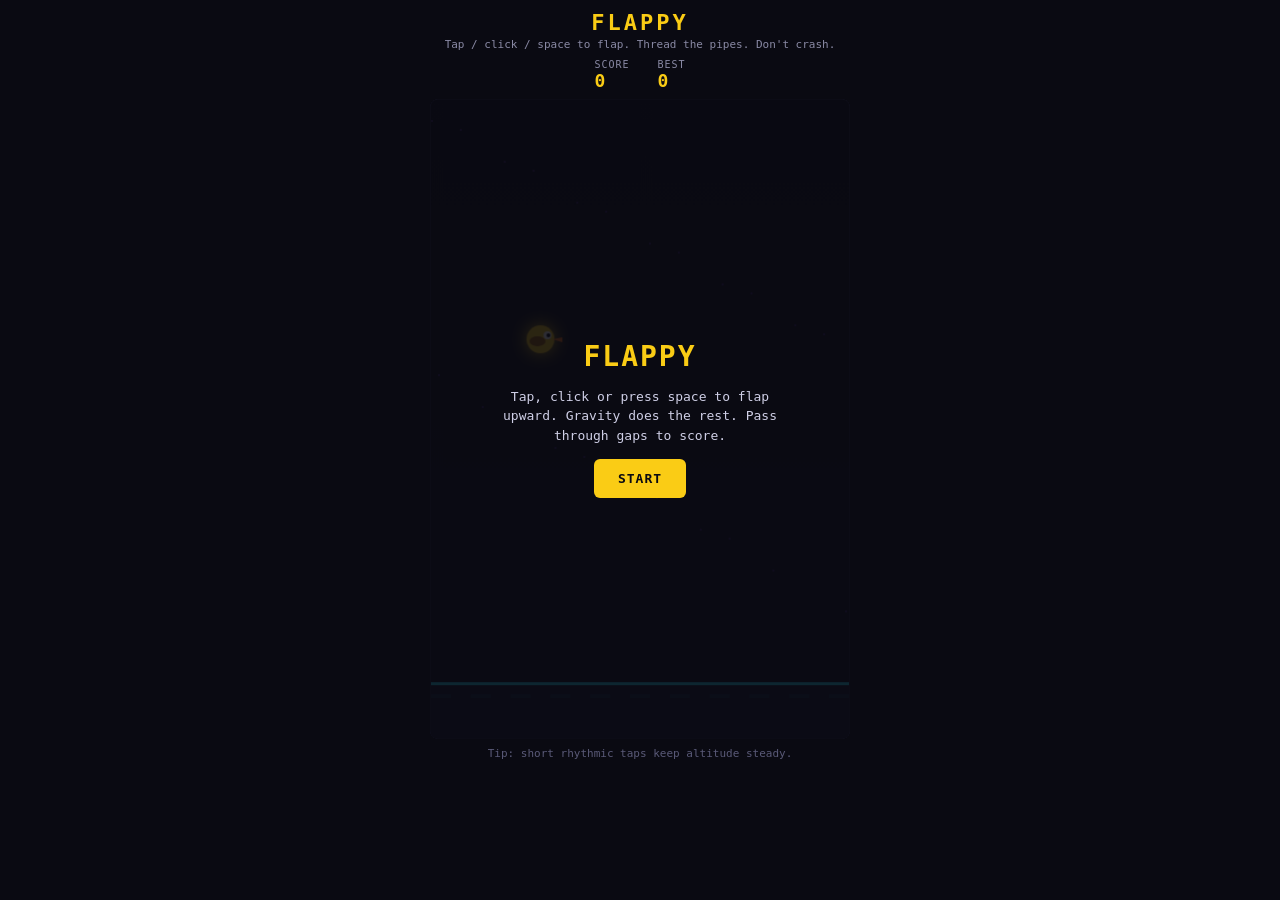
<file: games/flappy/index.html>
<!doctype html>
<html lang="en">
<head>
<meta charset="utf-8">
<meta name="viewport" content="width=device-width, initial-scale=1, maximum-scale=1, user-scalable=no">
<title>Flappy — Arcadia</title>
<style>
  * { margin: 0; padding: 0; box-sizing: border-box; -webkit-tap-highlight-color: transparent; }
  html, body { height: 100%; background: #0A0A12; color: #e7e7f5;
    font-family: ui-monospace, "SF Mono", Menlo, Consolas, monospace; overflow: hidden; }
  #wrap { width: 100%; height: 100%; display: flex; flex-direction: column;
    align-items: center; padding: 10px; }
  header { text-align: center; }
  h1 { font-size: 22px; letter-spacing: 3px; color: #FACC15; text-transform: uppercase; font-weight: 700; }
  .sub { font-size: 11px; color: #8a8aa5; margin-top: 3px; }
  #hud { display: flex; gap: 28px; justify-content: center; margin: 8px 0; font-size: 14px; }
  #hud span small { color: #8a8aa5; display: block; font-size: 10px; text-transform: uppercase; letter-spacing: 1px; }
  #hud b { color: #FACC15; font-size: 18px; }
  #stage { position: relative; width: min(94vw, 420px); height: min(80vh, 640px); }
  canvas { width: 100%; height: 100%; display: block; background: #07070F;
    border: 1px solid #1c1c33; border-radius: 8px; touch-action: none; }
  .overlay { position: absolute; inset: 0; display: flex; flex-direction: column;
    align-items: center; justify-content: center; gap: 14px; background: rgba(10,10,18,0.86);
    border-radius: 8px; text-align: center; padding: 16px; }
  .overlay h2 { font-size: 28px; color: #FACC15; letter-spacing: 2px; text-transform: uppercase; }
  .overlay p { color: #cfcfe6; font-size: 13px; max-width: 280px; line-height: 1.5; }
  .overlay .stat { color: #22D3EE; font-size: 15px; }
  .btn { background: #FACC15; color: #0A0A12; border: none; padding: 12px 24px;
    border-radius: 6px; font-family: inherit; font-weight: 700; letter-spacing: 1px;
    cursor: pointer; text-transform: uppercase; font-size: 13px; }
  .btn:hover { background: #fde047; }
  .hidden { display: none !important; }
  .hint { font-size: 11px; color: #5a5a78; margin-top: 8px; text-align: center; }
</style>
</head>
<body>
<div id="wrap">
  <header>
    <h1>Flappy</h1>
    <div class="sub">Tap / click / space to flap. Thread the pipes. Don't crash.</div>
  </header>
  <div id="hud">
    <span><small>Score</small><b id="score">0</b></span>
    <span><small>Best</small><b id="best">0</b></span>
  </div>
  <div id="stage">
    <canvas id="cv" width="420" height="640"></canvas>
    <div id="start" class="overlay">
      <h2>Flappy</h2>
      <p>Tap, click or press space to flap upward. Gravity does the rest. Pass through gaps to score.</p>
      <button class="btn" id="startBtn">Start</button>
    </div>
    <div id="over" class="overlay hidden">
      <h2>Game Over</h2>
      <p class="stat">Score: <b id="finalScore">0</b> &nbsp; Best: <b id="finalBest">0</b></p>
      <button class="btn" id="restartBtn">Restart</button>
    </div>
  </div>
  <div class="hint">Tip: short rhythmic taps keep altitude steady.</div>
</div>

<script>
(function(){
  "use strict";
  var cv = document.getElementById('cv');
  var ctx = cv.getContext('2d');
  var W = cv.width, H = cv.height;
  var scoreEl = document.getElementById('score');
  var bestEl = document.getElementById('best');
  var startO = document.getElementById('start');
  var overO = document.getElementById('over');
  var startBtn = document.getElementById('startBtn');
  var restartBtn = document.getElementById('restartBtn');
  var finalScoreEl = document.getElementById('finalScore');
  var finalBestEl = document.getElementById('finalBest');

  var BEST_KEY = 'arcadiaFlappyBest';
  var best = 0;
  try { best = parseInt(localStorage.getItem(BEST_KEY) || '0', 10) || 0; } catch(e){}
  bestEl.textContent = best;

  var GRAV = 1400;       // px/s^2
  var FLAP = -430;       // px/s
  var PIPE_W = 64;
  var GAP = 168;
  var PIPE_SPEED = 180;  // px/s
  var PIPE_INTERVAL = 1.55; // seconds between pipes
  var GROUND_H = 56;
  var BIRD_R = 14;

  var bird, pipes, score, alive, running, started, t, pipeTimer, last, bg;

  function reset(){
    bird = { x: 110, y: H/2 - 80, vy: 0, r: BIRD_R, rot: 0 };
    pipes = [];
    score = 0;
    alive = true;
    t = 0;
    pipeTimer = 0.6;
    bg = 0;
    scoreEl.textContent = '0';
  }

  function spawnPipe(){
    var margin = 70;
    var minTop = margin;
    var maxTop = H - GROUND_H - margin - GAP;
    var topH = minTop + Math.random() * (maxTop - minTop);
    pipes.push({ x: W + 10, topH: topH, gap: GAP, passed: false });
  }

  function flap(){
    if (!started) return;
    if (!alive) return;
    bird.vy = FLAP;
  }

  function die(){
    alive = false;
    running = false;
    if (score > best){
      best = score;
      try { localStorage.setItem(BEST_KEY, String(best)); } catch(e){}
    }
    bestEl.textContent = best;
    finalScoreEl.textContent = score;
    finalBestEl.textContent = best;
    overO.classList.remove('hidden');
  }

  function update(dt){
    if (!running) return;
    t += dt;
    bg = (bg + PIPE_SPEED * dt) % 40;

    // bird physics
    bird.vy += GRAV * dt;
    bird.y += bird.vy * dt;
    bird.rot = Math.max(-0.5, Math.min(1.4, bird.vy / 500));

    // ground collision
    if (bird.y + bird.r >= H - GROUND_H){
      bird.y = H - GROUND_H - bird.r;
      die();
      return;
    }
    // ceiling
    if (bird.y - bird.r < 0){
      bird.y = bird.r;
      bird.vy = 0;
    }

    // pipes
    pipeTimer -= dt;
    if (pipeTimer <= 0){
      spawnPipe();
      pipeTimer = PIPE_INTERVAL;
    }
    for (var i=0;i<pipes.length;i++){
      var p = pipes[i];
      p.x -= PIPE_SPEED * dt;
      // score
      if (!p.passed && p.x + PIPE_W < bird.x){
        p.passed = true;
        score++;
        scoreEl.textContent = score;
      }
      // collision with this pipe (circle vs rect)
      var topRect = {x:p.x, y:0, w:PIPE_W, h:p.topH};
      var botRect = {x:p.x, y:p.topH + p.gap, w:PIPE_W, h:H - GROUND_H - (p.topH + p.gap)};
      if (circleRect(bird.x, bird.y, bird.r, topRect) || circleRect(bird.x, bird.y, bird.r, botRect)){
        die();
        return;
      }
    }
    // remove offscreen
    while (pipes.length && pipes[0].x + PIPE_W < -20) pipes.shift();
  }

  function circleRect(cx, cy, r, rect){
    var nx = Math.max(rect.x, Math.min(cx, rect.x + rect.w));
    var ny = Math.max(rect.y, Math.min(cy, rect.y + rect.h));
    var dx = cx - nx, dy = cy - ny;
    return dx*dx + dy*dy < r*r;
  }

  function draw(){
    // sky gradient
    var g = ctx.createLinearGradient(0,0,0,H);
    g.addColorStop(0, '#0A0A12');
    g.addColorStop(1, '#10101e');
    ctx.fillStyle = g;
    ctx.fillRect(0,0,W,H);

    // distant stars (cheap parallax dots)
    ctx.fillStyle = 'rgba(124,58,237,0.35)';
    for (var i=0;i<24;i++){
      var sx = (i*73 - bg*0.4) % (W+40);
      if (sx < 0) sx += W+40;
      var sy = (i*41) % (H - GROUND_H - 60) + 20;
      ctx.fillRect(sx, sy, 2, 2);
    }

    // pipes
    for (var j=0;j<pipes.length;j++){
      drawPipe(pipes[j]);
    }

    // ground
    ctx.fillStyle = '#15152b';
    ctx.fillRect(0, H - GROUND_H, W, GROUND_H);
    ctx.fillStyle = '#22D3EE';
    ctx.fillRect(0, H - GROUND_H, W, 3);
    // ground stripes
    ctx.fillStyle = 'rgba(34,211,238,0.12)';
    for (var s=0; s<W+40; s+=40){
      var sx = s - bg;
      ctx.fillRect(sx, H - GROUND_H + 12, 20, 4);
    }

    // bird
    drawBird();
  }

  function drawPipe(p){
    var x = p.x, top = p.topH, gap = p.gap;
    // body gradient
    var pg = ctx.createLinearGradient(x, 0, x + PIPE_W, 0);
    pg.addColorStop(0, '#0e7490');
    pg.addColorStop(0.5, '#22D3EE');
    pg.addColorStop(1, '#0e7490');
    ctx.fillStyle = pg;
    ctx.fillRect(x, 0, PIPE_W, top);
    ctx.fillRect(x, top + gap, PIPE_W, H - GROUND_H - (top + gap));
    // caps
    ctx.fillStyle = '#67e8f9';
    ctx.fillRect(x - 4, top - 18, PIPE_W + 8, 18);
    ctx.fillRect(x - 4, top + gap, PIPE_W + 8, 18);
    // highlight
    ctx.fillStyle = 'rgba(255,255,255,0.25)';
    ctx.fillRect(x + 6, 0, 4, top);
    ctx.fillRect(x + 6, top + gap, 4, H - GROUND_H - (top + gap));
  }

  function drawBird(){
    ctx.save();
    ctx.translate(bird.x, bird.y);
    ctx.rotate(bird.rot);
    // glow
    ctx.shadowColor = '#FACC15';
    ctx.shadowBlur = 18;
    // body
    ctx.fillStyle = '#FACC15';
    ctx.beginPath();
    ctx.arc(0, 0, bird.r, 0, Math.PI*2);
    ctx.fill();
    ctx.shadowBlur = 0;
    // wing
    ctx.fillStyle = '#a16207';
    ctx.beginPath();
    ctx.ellipse(-3, 2, 8, 5, 0, 0, Math.PI*2);
    ctx.fill();
    // eye
    ctx.fillStyle = '#fff';
    ctx.beginPath();
    ctx.arc(7, -4, 4, 0, Math.PI*2);
    ctx.fill();
    ctx.fillStyle = '#0A0A12';
    ctx.beginPath();
    ctx.arc(8, -4, 2, 0, Math.PI*2);
    ctx.fill();
    // beak
    ctx.fillStyle = '#F97316';
    ctx.beginPath();
    ctx.moveTo(bird.r - 2, 0);
    ctx.lineTo(bird.r + 8, -2);
    ctx.lineTo(bird.r + 8, 3);
    ctx.closePath();
    ctx.fill();
    ctx.restore();
  }

  function loop(now){
    if (!started) return;
    var dt = Math.min(0.05, (now - last) / 1000);
    last = now;
    if (running){
      update(dt);
    } else if (alive){
      // shouldn't happen, but safe
    } else {
      // fall animation for the dead bird
      bird.vy += GRAV * dt;
      bird.y += bird.vy * dt;
      bird.rot = Math.min(1.6, bird.rot + dt * 2);
      if (bird.y + bird.r > H - GROUND_H) bird.y = H - GROUND_H - bird.r;
    }
    draw();
    // big score on canvas
    if (alive && running && score > 0){
      ctx.fillStyle = 'rgba(255,255,255,0.92)';
      ctx.font = 'bold 42px ui-monospace, monospace';
      ctx.textAlign = 'center';
      ctx.fillText(String(score), W/2, 70);
    }
    requestAnimationFrame(loop);
  }

  function startGame(){
    reset();
    started = true;
    running = true;
    startO.classList.add('hidden');
    overO.classList.add('hidden');
    last = performance.now();
    flap();
    requestAnimationFrame(loop);
  }

  function tap(e){
    if (e) e.preventDefault();
    if (!started) { startGame(); return; }
    if (!alive) { startGame(); return; }
    flap();
  }

  window.addEventListener('keydown', function(e){
    if (e.key === ' ' || e.key === 'ArrowUp' || e.key === 'Enter'){
      e.preventDefault();
      if (!started || !alive) startGame();
      else flap();
    }
  }, {passive:false});

  cv.addEventListener('mousedown', tap);
  cv.addEventListener('touchstart', tap, {passive:false});

  startBtn.addEventListener('click', function(e){ e.stopPropagation(); startGame(); });
  restartBtn.addEventListener('click', function(e){ e.stopPropagation(); startGame(); });

  // initial paint
  reset();
  started = false;
  draw();
})();
</script>
</body>
</html>
</file>
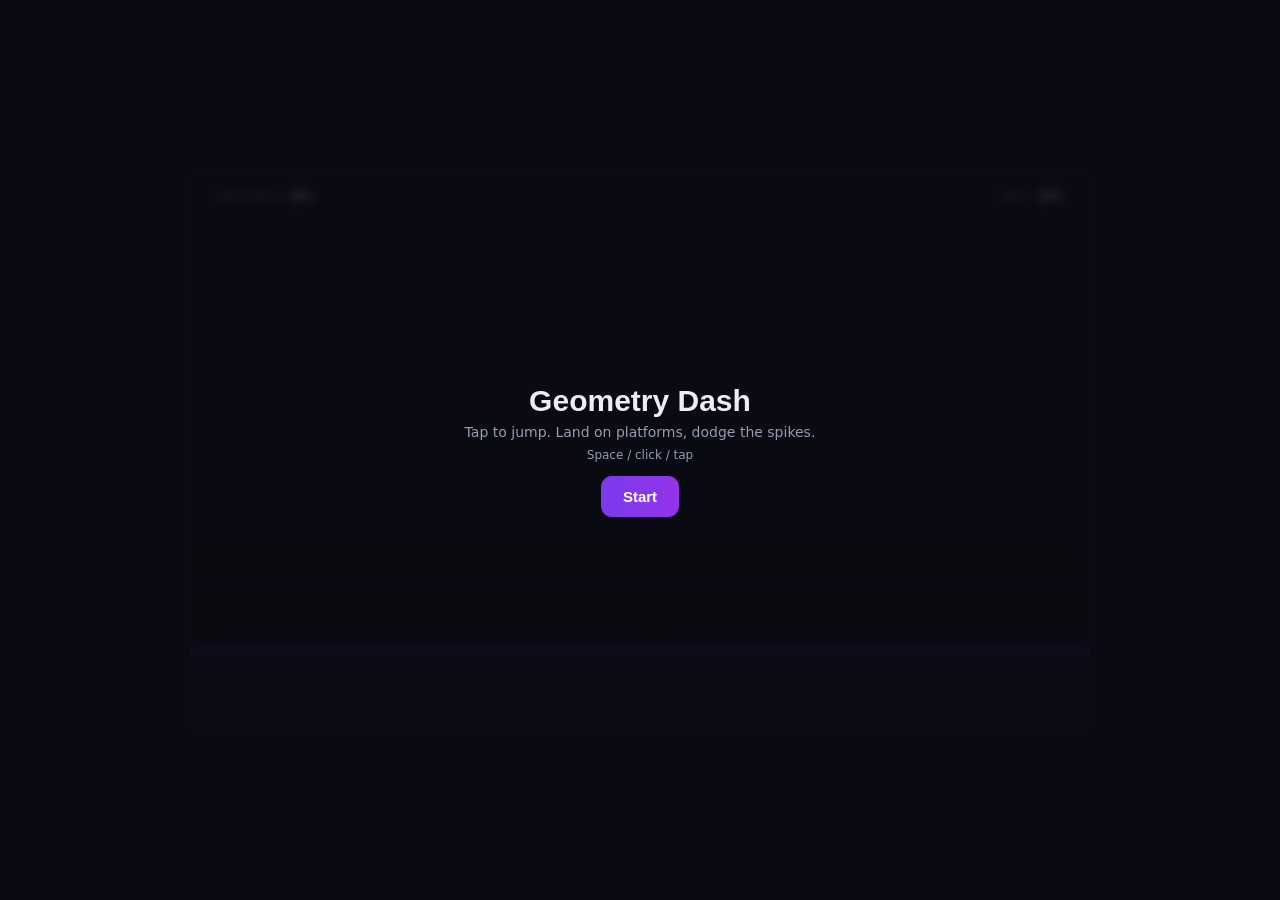
<file: games/geometrydash/index.html>
<!doctype html>
<html lang="en">
<head>
<meta charset="utf-8">
<meta name="viewport" content="width=device-width,initial-scale=1,user-scalable=no">
<title>Geometry Dash — Arcadia</title>
<style>
  *{margin:0;padding:0;box-sizing:border-box}
  html,body{height:100%}
  body{font-family:Inter,system-ui,sans-serif;background:#0A0A12;color:#ECECF5;overflow:hidden;display:flex;align-items:center;justify-content:center}
  #wrap{position:relative;width:100%;max-width:900px;aspect-ratio:16/10;margin:auto}
  canvas{width:100%;height:100%;display:block;background:#0A0A12;border-radius:14px;border:1px solid rgba(255,255,255,.08)}
  .hud{position:absolute;top:12px;left:14px;right:14px;display:flex;justify-content:space-between;pointer-events:none}
  .hud .s{background:rgba(10,10,18,.7);border:1px solid rgba(255,255,255,.1);border-radius:10px;padding:6px 12px;font-weight:700;font-size:14px;font-variant-numeric:tabular-nums;backdrop-filter:blur(6px)}
  .hud .s span{color:#9a9ab5;font-weight:500;font-size:11px;text-transform:uppercase;letter-spacing:.08em;margin-right:6px}
  .ov{position:absolute;inset:0;display:grid;place-items:center;background:rgba(10,10,18,.82);backdrop-filter:blur(4px);border-radius:14px;text-align:center}
  .ov.hide{display:none}
  .ov h2{font-family:Syne,sans-serif;font-size:30px;margin-bottom:6px}
  .ov p{color:#9a9ab5;margin-bottom:8px;font-size:14px}
  .btn{padding:12px 22px;border-radius:11px;background:linear-gradient(90deg,#7C3AED,#9333ea);color:#fff;font-weight:600;border:none;cursor:pointer;font-size:15px}
  .btn:hover{filter:brightness(1.1)}
</style>
</head>
<body>
<div id="wrap">
  <canvas id="c" width="900" height="562"></canvas>
  <div class="hud"><div class="s"><span>Progress</span><b id="sc">0%</b></div><div class="s"><span>Best</span><b id="bs">0%</b></div></div>
  <div class="ov" id="st"><div><h2>Geometry Dash</h2><p>Tap to jump. Land on platforms, dodge the spikes.</p><p style="margin-bottom:14px;font-size:12px">Space / click / tap</p><button class="btn" id="start">Start</button></div></div>
  <div class="ov hide" id="go"><div><h2 style="color:#f43f5e">Crashed</h2><p id="gos">Best: 0%</p><button class="btn" id="again" style="margin-top:8px">Retry</button></div></div>
</div>
<script>
(function(){
var cv=document.getElementById('c'),ctx=cv.getContext('2d'),W=900,H=562;
var scEl=document.getElementById('sc'),bsEl=document.getElementById('bs'),stEl=document.getElementById('st'),goEl=document.getElementById('go'),gosEl=document.getElementById('gos');
var best=+localStorage.getItem('arcadiaGDBus')||0;bsEl.textContent=best+'%';
var G=H-80; // ground
var player,obs,speed,score,running,dead,scrollX,jumpHeld;
// build a level pattern that repeats
function makeLevel(){
  var arr=[];var x=600;
  for(var i=0;i<40;i++){
    var r=Math.random();
    if(r<0.4){arr.push({x:x,t:'spike'});x+=48;}
    else if(r<0.65){arr.push({x:x,t:'spike'});arr.push({x:x+44,t:'spike'});x+=48+90;}
    else if(r<0.85){arr.push({x:x,t:'block',w:60,h:60});x+=120;}
    else{x+=140;}
  }
  return arr;
}
function reset(){
  player={x:180,y:G-30,vy:0,r:22,onG:true,rot:0};speed=5.5;score=0;scrollX=0;dead=false;running=true;obs=makeLevel();jumpHeld=false;
  stEl.classList.add('hide');goEl.classList.add('hide');
}
function jump(){if(player.onG){player.vy=-12.5;player.onG=false;}}
function upd(){
  if(!running)return;
  scrollX+=speed;score=Math.min(100,Math.floor(scrollX/30));
  // gravity
  player.vy+=0.62;player.y+=player.vy;
  if(player.y>=G-player.r){player.y=G-player.r;player.vy=0;player.onG=true;player.rot=0;}else{player.rot+=0.16;}
  // check obstacle collisions
  for(var i=0;i<obs.length;i++){var o=obs[i];var ox=o.x-scrollX;
    if(ox> -60 && ox < W+60){
      if(o.t==='spike'){
        // triangle spike at ground
        var sx=ox,sy=G,sw=40,sh=40;
        // AABB-ish with shrink
        if(player.x+player.r*0.7>sx && player.x-player.r*0.7<sx+sw && player.y+player.r*0.7>sy-sh){die();return;}
      } else if(o.t==='block'){
        var bx=ox,by=G-o.h;
        if(player.x+player.r>bx && player.x-player.r<bx+o.w && player.y+player.r>by && player.y-player.r<by+o.h){
          // landed on top?
          if(player.vy>0 && player.y+player.r-player.vy<=by+6){player.y=by-player.r;player.vy=0;player.onG=true;}
          else{die();return;}
        }
      }
    }
  }
  // hold to keep jumping if on ground
  if(jumpHeld&&player.onG)jump();
  scEl.textContent=score+'%';
}
function die(){dead=true;running=false;if(score>best){best=score;localStorage.setItem('arcadiaGDBus',best);}bsEl.textContent=best+'%';gosEl.textContent='Best: '+best+'%';goEl.classList.remove('hide');}
function draw(){
  ctx.clearRect(0,0,W,H);
  // bg gradient
  var g=ctx.createLinearGradient(0,0,0,H);g.addColorStop(0,'#0f0f1c');g.addColorStop(1,'#0A0A12');ctx.fillStyle=g;ctx.fillRect(0,0,W,H);
  // bg grid
  ctx.strokeStyle='rgba(124,58,237,.12)';ctx.lineWidth=1;var off=(scrollX*0.3)%60;
  for(var x=-off;x<W;x+=60){ctx.beginPath();ctx.moveTo(x,0);ctx.lineTo(x,H);ctx.stroke();}
  for(var y=0;y<H;y+=60){ctx.beginPath();ctx.moveTo(0,y);ctx.lineTo(W,y);ctx.stroke();}
  // ground
  ctx.fillStyle='#14142a';ctx.fillRect(0,G,W,H-G);
  ctx.strokeStyle='#7C3AED';ctx.lineWidth=2;ctx.beginPath();ctx.moveTo(0,G);ctx.lineTo(W,G);ctx.stroke();
  // scroll markers on ground
  ctx.fillStyle='rgba(34,211,238,.4)';var mo=(scrollX)%120;
  for(var x=-mo;x<W;x+=120){ctx.fillRect(x,G-3,3,3);}
  // obstacles
  obs.forEach(function(o){var ox=o.x-scrollX;if(ox<-80||ox>W+80)return;
    if(o.t==='spike'){ctx.fillStyle='#f43f5e';ctx.shadowColor='#f43f5e';ctx.shadowBlur=10;ctx.beginPath();ctx.moveTo(ox,G);ctx.lineTo(ox+20,G-40);ctx.lineTo(ox+40,G);ctx.closePath();ctx.fill();ctx.shadowBlur=0;}
    else if(o.t==='block'){ctx.fillStyle='#22D3EE';ctx.shadowColor='#22D3EE';ctx.shadowBlur=8;ctx.fillRect(ox,G-o.h,o.w,o.h);ctx.shadowBlur=0;ctx.strokeStyle='rgba(255,255,255,.2)';ctx.strokeRect(ox,G-o.h,o.w,o.h);}
  });
  // player
  ctx.save();ctx.translate(player.x,player.y);ctx.rotate(player.rot);
  ctx.fillStyle='#22D3EE';ctx.shadowColor='#22D3EE';ctx.shadowBlur=16;ctx.fillRect(-player.r,-player.r,player.r*2,player.r*2);
  ctx.shadowBlur=0;ctx.fillStyle='#0A0A12';ctx.fillRect(-player.r*0.4,-player.r*0.4,player.r*0.8,player.r*0.8);
  ctx.restore();
}
function loop(){if(running)upd();draw();requestAnimationFrame(loop);}
function act(e){e.preventDefault();jumpHeld=true;if(!running&&!dead){reset();return;}if(running)jump();}
function rel(e){e.preventDefault();jumpHeld=false;}
window.addEventListener('keydown',function(e){if(e.key===' '||e.key==='ArrowUp'){e.preventDefault();jumpHeld=true;if(running)jump();else if(!dead)reset();}});
window.addEventListener('keyup',function(e){if(e.key===' '||e.key==='ArrowUp')jumpHeld=false;});
cv.addEventListener('mousedown',act);cv.addEventListener('mouseup',rel);
cv.addEventListener('touchstart',act,{passive:false});cv.addEventListener('touchend',rel,{passive:false});
document.getElementById('start').onclick=reset;
document.getElementById('again').onclick=reset;
loop();
})();
</script>
</body>
</html>
</file>
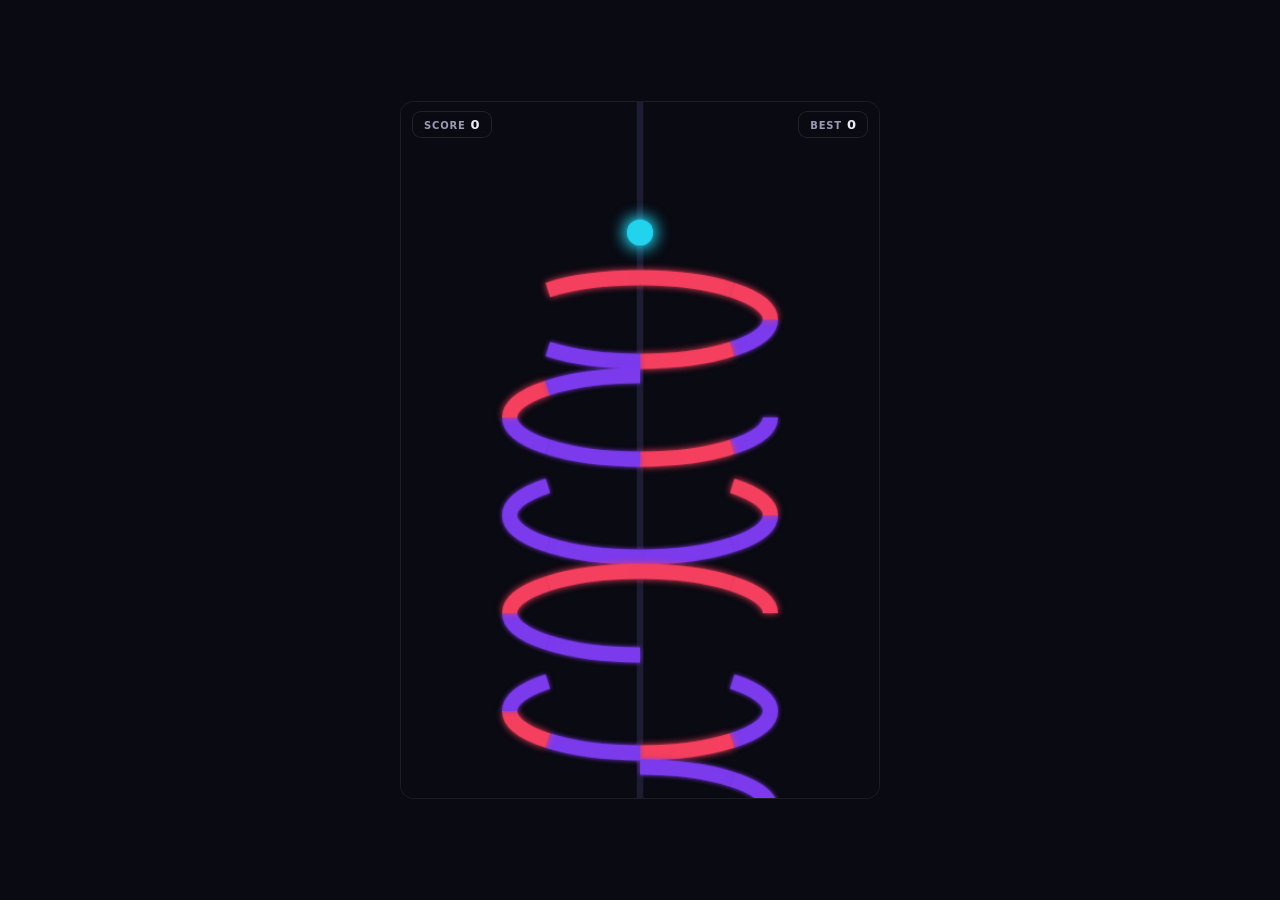
<file: games/helix/index.html>
<!doctype html>
<html lang="en">
<head>
<meta charset="utf-8">
<meta name="viewport" content="width=device-width,initial-scale=1,user-scalable=no">
<title>Helix Jump — Arcadia</title>
<style>
  *{margin:0;padding:0;box-sizing:border-box}
  html,body{height:100%}
  body{font-family:Inter,system-ui,sans-serif;background:#0A0A12;color:#ECECF5;overflow:hidden;display:flex;align-items:center;justify-content:center}
  #wrap{position:relative;width:100%;max-width:480px;margin:auto}
  canvas{width:100%;height:auto;display:block;background:#0A0A12;border-radius:14px;border:1px solid rgba(255,255,255,.08)}
  .hud{position:absolute;top:10px;left:12px;right:12px;display:flex;justify-content:space-between;pointer-events:none}
  .hud .s{background:rgba(10,10,18,.7);border:1px solid rgba(255,255,255,.1);border-radius:9px;padding:5px 11px;font-weight:700;font-size:13px;font-variant-numeric:tabular-nums;backdrop-filter:blur(6px)}
  .hud .s span{color:#9a9ab5;font-size:10px;text-transform:uppercase;letter-spacing:.08em;margin-right:5px}
  .ov{position:absolute;inset:0;display:grid;place-items:center;background:rgba(10,10,18,.82);backdrop-filter:blur(4px);border-radius:14px;text-align:center}
  .ov.hide{display:none}
  .ov h2{font-family:Syne,sans-serif;font-size:26px;margin-bottom:6px}
  .ov p{color:#9a9ab5;margin-bottom:14px;font-size:13px}
  .btn{padding:11px 20px;border-radius:10px;background:linear-gradient(90deg,#7C3AED,#9333ea);color:#fff;font-weight:600;border:none;cursor:pointer;font-size:14px}
  .btn:hover{filter:brightness(1.1)}
</style>
</head>
<body>
<div id="wrap">
  <canvas id="c" width="440" height="640"></canvas>
  <div class="hud"><div class="s"><span>Score</span><b id="sc">0</b></div><div class="s"><span>Best</span><b id="bs">0</b></div></div>
  <div class="ov" id="st"><div><h2>Helix Jump</h2><p>Rotate the tower so the ball falls through the gaps.</p><p style="margin-bottom:12px;font-size:12px">Drag / Arrow keys to rotate · avoid red arcs</p><button class="btn" id="start">Start</button></div></div>
  <div class="ov hide" id="go"><div><h2 style="color:#f43f5e">Game over</h2><p id="gos"></p><button class="btn" id="again" style="margin-top:6px">Retry</button></div></div>
</div>
<script>
(function(){
var cv=document.getElementById('c'),ctx=cv.getContext('2d'),W=440,H=640;
var scEl=document.getElementById('sc'),bsEl=document.getElementById('bs'),stEl=document.getElementById('st'),goEl=document.getElementById('go'),gosEl=document.getElementById('gos');
var best=+localStorage.getItem('arcadiaHelixBest')||0;bsEl.textContent=best;
var CX=W/2,CY=H/2,RR=120; // ring radius
var ball,rings,score,running,dead,rot,vy,passed;
function makeRing(y){
  // 8 segments; some are gaps (safe) some are danger
  var segs=[];var n=8;var gapStart=Math.floor(Math.random()*n);
  for(var i=0;i<n;i++){var t='safe';if(i===gapStart||i===(gapStart+1)%n)t='gap';else if(Math.random()<0.4)t='danger';segs.push(t);}
  return {y:y,segs:segs};
}
function reset(){
  ball={y:CY-200,vy:0,r:12};rings=[];score=0;running=true;dead=false;rot=0;vy=0;passed=0;
  for(var i=0;i<30;i++)rings.push(makeRing(CY-120+i*90));
  stEl.classList.add('hide');goEl.classList.add('hide');
}
function upd(){
  if(!running)return;
  ball.vy+=0.45;ball.y+=ball.vy;
  // rings: when ball passes, check segment under ball (top of ring)
  rings.forEach(function(r){
    if(ball.y+ball.r>r.y && ball.y+ball.r<r.y+14 && ball.vy>0){
      // which segment? ball is at angle 0 (front center). ring rotated by rot.
      var segAng=( (0-rot)/(Math.PI*2) ) ; segAng=segAng-Math.floor(segAng);segAng=(segAng*8)%8;var si=Math.floor(segAng);
      var t=r.segs[si];
      if(t==='gap'){/* pass through */ r._hit=true;}
      else if(t==='danger'){die();return;}
      else{ // safe: bounce
        ball.y=r.y-ball.r;ball.vy=-Math.abs(ball.vy)*0.7-3;
      }
    }
  });
  // remove passed rings, score, add new
  rings=rings.filter(function(r){if(r.y<ball.y-200){if(!r._hit){score++;scEl.textContent=score;}return false;}return true;});
  while(rings.length<30)rings.push(makeRing(rings[rings.length-1].y+90));
  // camera follows: shift everything so ball stays around CY
  var shift=ball.y-CY;
  if(Math.abs(shift)>2){ball.y-=shift;rings.forEach(function(r){r.y-=shift;});}
}
function die(){dead=true;running=false;if(score>best){best=score;localStorage.setItem('arcadiaHelixBest',best);}bsEl.textContent=best;gosEl.textContent='Score: '+score;goEl.classList.remove('hide');}
function draw(){
  ctx.clearRect(0,0,W,H);ctx.fillStyle='#0A0A12';ctx.fillRect(0,0,W,H);
  // center pole
  ctx.fillStyle='#1c1c33';ctx.fillRect(CX-3,0,6,H);
  // ball
  ctx.fillStyle='#22D3EE';ctx.shadowColor='#22D3EE';ctx.shadowBlur=16;ctx.beginPath();ctx.arc(CX,ball.y,ball.r,0,7);ctx.fill();ctx.shadowBlur=0;
  // rings (draw as ellipse arcs)
  rings.forEach(function(r){
    var n=8;for(var i=0;i<n;i++){var t=r.segs[i];if(t==='gap')continue;
      var a0=i/n*Math.PI*2+rot, a1=(i+1)/n*Math.PI*2+rot;
      ctx.lineWidth=14;
      if(t==='danger'){ctx.strokeStyle='#f43f5e';ctx.shadowColor='#f43f5e';ctx.shadowBlur=6;}
      else{ctx.strokeStyle='#7C3AED';ctx.shadowColor='#7C3AED';ctx.shadowBlur=4;}
      ctx.beginPath();ctx.ellipse(CX,r.y,RR,RR*0.32,0,a0,a1);ctx.stroke();
    }ctx.shadowBlur=0;
  });
  // ball on top of rings again (so it's visible over ring front edge)
  ctx.fillStyle='#22D3EE';ctx.shadowColor='#22D3EE';ctx.shadowBlur=16;ctx.beginPath();ctx.arc(CX,ball.y,ball.r,0,7);ctx.fill();ctx.shadowBlur=0;
}
function loop(){if(running)upd();draw();requestAnimationFrame(loop);}
window.addEventListener('keydown',function(e){if(e.key==='ArrowLeft')rot-=0.15;if(e.key==='ArrowRight')rot+=0.15;});
var dx;cv.addEventListener('mousedown',function(e){dx=e.clientX;});cv.addEventListener('mousemove',function(e){if(dx!==undefined){rot+=(e.clientX-dx)*0.01;dx=e.clientX;}});
cv.addEventListener('mouseup',function(){dx=undefined;});
cv.addEventListener('touchstart',function(e){e.preventDefault();dx=e.touches[0].clientX;},{passive:false});
cv.addEventListener('touchmove',function(e){e.preventDefault();if(dx!==undefined){rot+=(e.touches[0].clientX-dx)*0.01;dx=e.touches[0].clientX;}},{passive:false});
cv.addEventListener('touchend',function(){dx=undefined;});
document.getElementById('start').onclick=reset;
document.getElementById('again').onclick=reset;
reset();running=false;
loop();
})();
</script>
</body>
</html>
</file>
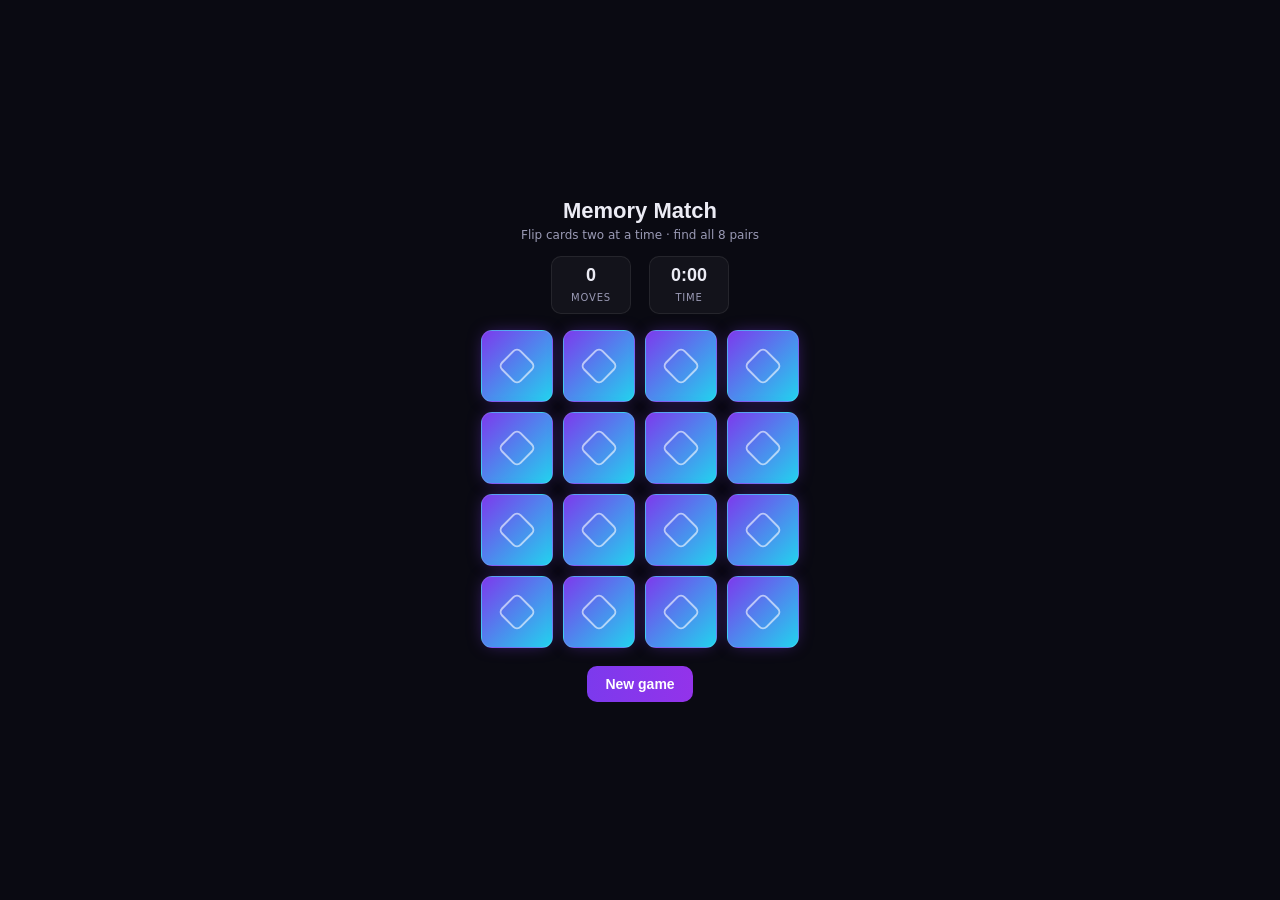
<file: games/memory/index.html>
<!doctype html>
<html lang="en">
<head>
<meta charset="utf-8">
<meta name="viewport" content="width=device-width,initial-scale=1,user-scalable=no">
<title>Memory Match — Arcadia</title>
<style>
  *{box-sizing:border-box;margin:0;padding:0}
  body{font-family:Inter,system-ui,sans-serif;background:#0A0A12;color:#ECECF5;min-height:100vh;display:flex;flex-direction:column;align-items:center;justify-content:center;padding:16px}
  h1{font-family:Syne,sans-serif;font-weight:800;font-size:22px;margin-bottom:4px}
  .hint{color:#9a9ab5;font-size:12px;margin-bottom:14px}
  .hud{display:flex;gap:18px;margin-bottom:16px}
  .hud .s{background:rgba(255,255,255,.04);border:1px solid rgba(255,255,255,.08);border-radius:10px;padding:8px 16px;text-align:center;min-width:80px}
  .hud .s b{font-family:Syne,sans-serif;font-size:18px;display:block;font-variant-numeric:tabular-nums}
  .hud .s span{font-size:10px;text-transform:uppercase;letter-spacing:.08em;color:#9a9ab5}
  #board{display:grid;grid-template-columns:repeat(4,72px);gap:10px}
  @media(max-width:380px){#board{grid-template-columns:repeat(4,64px);gap:8px}}
  .card{width:72px;height:72px;perspective:600px;cursor:pointer}
  @media(max-width:380px){.card{width:64px;height:64px}}
  .inner{position:relative;width:100%;height:100%;transition:transform .5s;transform-style:preserve-3d}
  .card.flipped .inner,.card.done .inner{transform:rotateY(180deg)}
  .face{position:absolute;inset:0;border-radius:11px;display:grid;place-items:center;backface-visibility:hidden;-webkit-backface-visibility:hidden;border:1px solid rgba(255,255,255,.1)}
  .back{background:linear-gradient(135deg,#7C3AED,#22D3EE);box-shadow:0 0 18px -6px rgba(124,58,237,.7)}
  .back::after{content:'';width:24px;height:24px;border:2px solid rgba(255,255,255,.6);border-radius:6px;transform:rotate(45deg)}
  .front{background:#14142a;transform:rotateY(180deg)}
  .front svg{width:38px;height:38px}
  .card.done .front{background:rgba(34,211,238,.12);border-color:rgba(34,211,238,.5);box-shadow:0 0 14px -4px rgba(34,211,238,.6)}
  .btn{margin-top:18px;padding:10px 18px;border-radius:10px;background:linear-gradient(90deg,#7C3AED,#9333ea);color:#fff;font-weight:600;border:none;cursor:pointer;font-size:14px}
  .btn:hover{filter:brightness(1.1)}
  .ov{position:fixed;inset:0;background:rgba(10,10,18,.85);display:none;place-items:center;backdrop-filter:blur(4px)}
  .ov.show{display:grid}
  .ov .box{text-align:center;padding:28px 36px;background:#14142a;border:1px solid rgba(255,255,255,.12);border-radius:16px}
  .ov h2{font-family:Syne,sans-serif;font-size:26px;margin-bottom:6px;color:#22D3EE}
  .ov p{color:#9a9ab5;margin-bottom:16px}
</style>
</head>
<body>
  <h1>Memory Match</h1>
  <p class="hint">Flip cards two at a time · find all 8 pairs</p>
  <div class="hud"><div class="s"><b id="mv">0</b><span>Moves</span></div><div class="s"><b id="tm">0:00</b><span>Time</span></div></div>
  <div id="board"></div>
  <button class="btn" id="restart">New game</button>
  <div class="ov" id="ov"><div class="box"><h2>Solved</h2><p id="ovm"></p><button class="btn" id="ovr">Play again</button></div></div>
<script>
(function(){
  var board=document.getElementById('board'),mvEl=document.getElementById('mv'),tmEl=document.getElementById('tm'),ov=document.getElementById('ov'),ovm=document.getElementById('ovm');
  var shapes=[
    {c:'#22D3EE',d:'<circle cx="19" cy="19" r="13"/>'},
    {c:'#7C3AED',d:'<rect x="6" y="6" width="26" height="26" rx="3"/>'},
    {c:'#F59E0B',d:'<polygon points="19,4 34,32 4,32"/>'},
    {c:'#10B981',d:'<polygon points="19,4 34,19 19,34 4,19"/>'},
    {c:'#F43F5E',d:'<path d="M19 31C7 22 4 15 9 10c3-3 7-1 10 3 3-4 7-6 10-3 5 5 2 12-10 21z"/>'},
    {c:'#A855F7',d:'<polygon points="19,3 22,15 34,15 24,23 27,35 19,28 11,35 14,23 4,15 16,15"/>'},
    {c:'#2DD4BF',d:'<rect x="4" y="16" width="30" height="6" rx="3"/><rect x="16" y="4" width="6" height="30" rx="3"/>'},
    {c:'#FB7185',d:'<circle cx="19" cy="19" r="14"/><circle cx="19" cy="19" r="6" fill="#0A0A12"/>'}
  ];
  var cards=[],flipped=[],locked=false,moves=0,matched=0,t0=null,ti=null;
  function svg(s){return '<svg viewBox="0 0 38 38" fill="'+s.c+'">'+s.d+'</svg>';}
  function init(){
    cards=[];flipped=[];locked=false;moves=0;matched=0;if(ti)clearInterval(ti);t0=null;tmEl.textContent='0:00';mvEl.textContent='0';
    var deck=[];for(var i=0;i<8;i++){deck.push(i);deck.push(i);}
    for(var i=deck.length-1;i>0;i--){var j=Math.floor(Math.random()*(i+1));var t=deck[i];deck[i]=deck[j];deck[j]=t;}
    board.innerHTML='';
    deck.forEach(function(s,i){var c=document.createElement('div');c.className='card';c.dataset.i=i;c.dataset.s=s;
      c.innerHTML='<div class="inner"><div class="face back"></div><div class="face front">'+svg(shapes[s])+'</div></div>';
      c.onclick=function(){flip(c);};board.appendChild(c);cards.push(c);});
  }
  function flip(c){
    if(locked)return;if(c.classList.contains('flipped')||c.classList.contains('done'))return;
    if(!t0){t0=Date.now();ti=setInterval(function(){var s=Math.floor((Date.now()-t0)/1000);tmEl.textContent=Math.floor(s/60)+':'+('0'+(s%60)).slice(-2);},250);}
    c.classList.add('flipped');flipped.push(c);
    if(flipped.length===2){moves++;mvEl.textContent=moves;locked=true;
      var a=flipped[0],b=flipped[1];
      if(a.dataset.s===b.dataset.s){setTimeout(function(){a.classList.add('done');a.classList.remove('flipped');b.classList.add('done');b.classList.remove('flipped');flipped=[];locked=false;matched++;if(matched===8)win();},450);}
      else{setTimeout(function(){a.classList.remove('flipped');b.classList.remove('flipped');flipped=[];locked=false;},750);}}
  }
  function win(){if(ti)clearInterval(ti);setTimeout(function(){ov.classList.add('show');ovm.textContent=moves+' moves in '+tmEl.textContent;},400);}
  document.getElementById('restart').onclick=function(){ov.classList.remove('show');init();};
  document.getElementById('ovr').onclick=function(){ov.classList.remove('show');init();};
  init();
})();
</script>
</body>
</html>
</file>
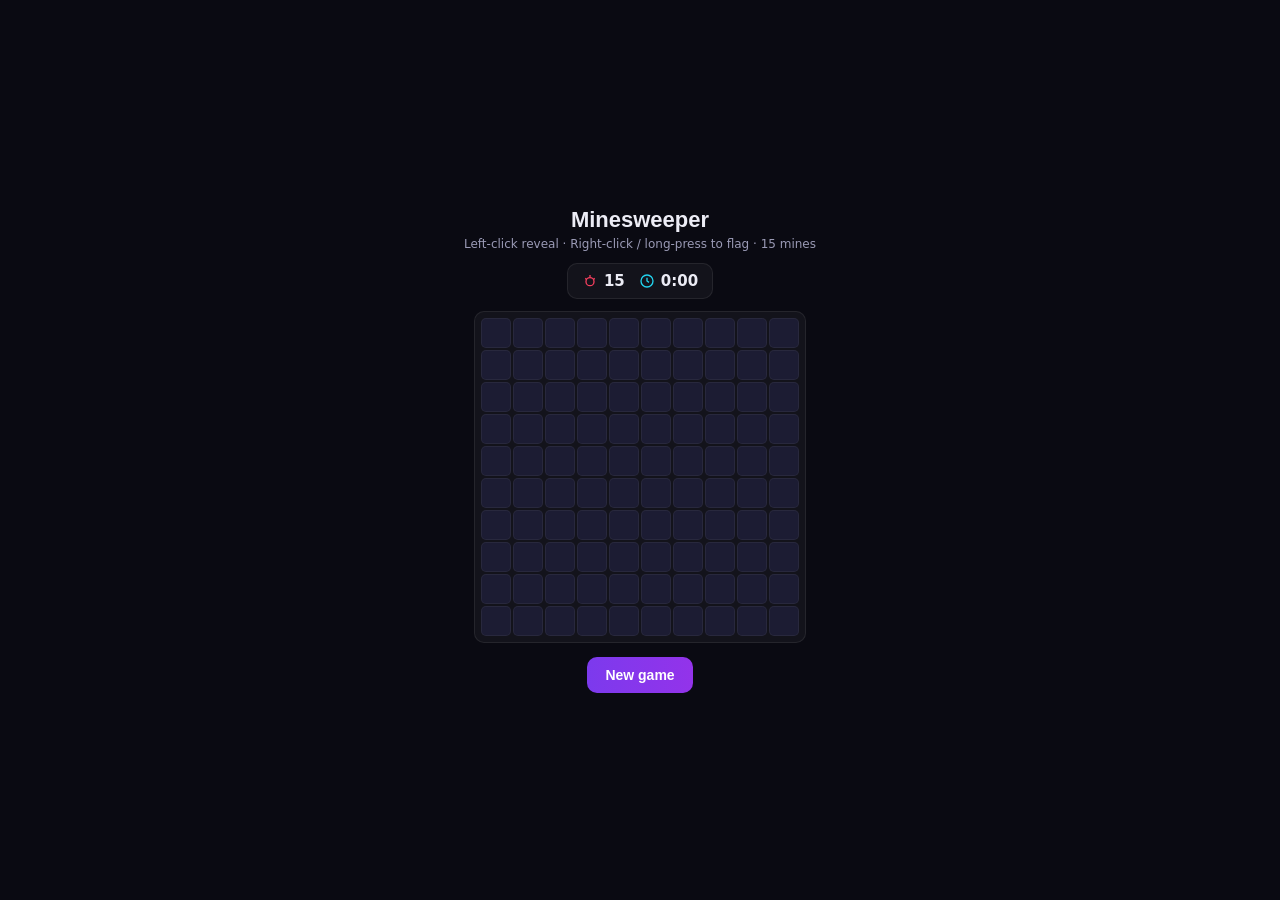
<file: games/minesweeper/index.html>
<!doctype html>
<html lang="en">
<head>
<meta charset="utf-8">
<meta name="viewport" content="width=device-width,initial-scale=1,maximum-scale=1,user-scalable=no">
<title>Minesweeper — Arcadia</title>
<style>
  *{box-sizing:border-box;margin:0;padding:0}
  body{font-family:Inter,system-ui,sans-serif;background:#0A0A12;color:#ECECF5;min-height:100vh;display:flex;flex-direction:column;align-items:center;justify-content:center;padding:16px;-webkit-user-select:none;user-select:none}
  h1{font-family:Syne,sans-serif;font-weight:800;font-size:22px;margin-bottom:4px}
  .hint{color:#9a9ab5;font-size:12px;margin-bottom:12px}
  .hud{display:flex;gap:14px;align-items:center;margin-bottom:12px;background:rgba(255,255,255,.04);border:1px solid rgba(255,255,255,.08);padding:8px 14px;border-radius:10px}
  .hud .m{display:flex;align-items:center;gap:6px;font-weight:700;font-size:15px;font-variant-numeric:tabular-nums}
  .hud .m svg{width:16px;height:16px}
  #grid{display:grid;grid-template-columns:repeat(10,30px);gap:2px;background:rgba(255,255,255,.04);padding:6px;border-radius:10px;border:1px solid rgba(255,255,255,.08)}
  .c{width:30px;height:30px;background:#1c1c33;border-radius:5px;display:grid;place-items:center;font-weight:700;font-size:15px;cursor:pointer;border:1px solid rgba(255,255,255,.05);transition:background .1s}
  .c:hover{background:#262648}
  .c.rev{background:#0f0f1c;cursor:default}
  .c.rev.bomb{background:#f43f5e}
  .c.flag{color:#f43f5e}
  .c[data-n="1"]{color:#22D3EE}.c[data-n="2"]{color:#10B981}.c[data-n="3"]{color:#f43f5e}.c[data-n="4"]{color:#A855F7}.c[data-n="5"]{color:#F59E0B}.c[data-n="6"]{color:#14B8A6}.c[data-n="7"]{color:#ECECF5}.c[data-n="8"]{color:#9a9ab5}
  .btn{margin-top:14px;padding:10px 18px;border-radius:10px;background:linear-gradient(90deg,#7C3AED,#9333ea);color:#fff;font-weight:600;border:none;cursor:pointer;font-size:14px}
  .btn:hover{filter:brightness(1.1)}
  .ov{position:fixed;inset:0;background:rgba(10,10,18,.85);display:none;place-items:center;backdrop-filter:blur(4px)}
  .ov.show{display:grid}
  .ov .box{text-align:center;padding:28px 36px;background:#14142a;border:1px solid rgba(255,255,255,.12);border-radius:16px}
  .ov h2{font-family:Syne,sans-serif;font-size:28px;margin-bottom:6px}
  .ov p{color:#9a9ab5;margin-bottom:16px}
</style>
</head>
<body>
  <h1>Minesweeper</h1>
  <p class="hint">Left-click reveal · Right-click / long-press to flag · 15 mines</p>
  <div class="hud">
    <div class="m"><svg viewBox="0 0 24 24" fill="none" stroke="#f43f5e" stroke-width="2"><circle cx="12" cy="13" r="6"/><path d="M12 3v3M5 8l2 2M19 8l-2 2"/></svg><span id="mines">15</span></div>
    <div class="m"><svg viewBox="0 0 24 24" fill="none" stroke="#22D3EE" stroke-width="2"><circle cx="12" cy="12" r="9"/><path d="M12 7v5l3 2"/></svg><span id="timer">0:00</span></div>
  </div>
  <div id="grid"></div>
  <button class="btn" id="restart">New game</button>
  <div class="ov" id="ov"><div class="box"><h2 id="ovt">Game over</h2><p id="ovm"></p><button class="btn" id="ovr">Play again</button></div></div>
<script>
(function(){
  var W=10,H=10,MINES=15,grid=[],revealed=[],flagged=[],first=true,dead=false,won=false,t0=null,ti=null;
  var el=document.getElementById('grid'),minesEl=document.getElementById('mines'),timerEl=document.getElementById('timer');
  var ov=document.getElementById('ov'),ovt=document.getElementById('ovt'),ovm=document.getElementById('ovm');
  function init(){
    grid=[];revealed=[];flagged=[];first=true;dead=false;won=false;t0=null;
    if(ti)clearInterval(ti);timerEl.textContent='0:00';
    for(var y=0;y<H;y++){grid[y]=[];revealed[y]=[];flagged[y]=[];for(var x=0;x<W;x++){grid[y][x]=0;revealed[y][x]=false;flagged[y][x]=false;}}
    el.innerHTML='';
    for(var y=0;y<H;y++){for(var x=0;x<W;x++){var c=document.createElement('div');c.className='c';c.dataset.x=x;c.dataset.y=y;
      c.addEventListener('click',onLeft);c.addEventListener('contextmenu',onRight);var sx=x,sy=y;
      var pt;c.addEventListener('touchstart',function(e){e.preventDefault();pt=Date.now();},{passive:false});
      c.addEventListener('touchend',function(e){e.preventDefault();if(Date.now()-pt>350){onRightAt(sx,sy);}else{onLeftAt(sx,sy);}},{passive:false});
      el.appendChild(c);}}
    updateMines();
  }
  function place(sx,sy){
    var placed=0;while(placed<MINES){var x=Math.floor(Math.random()*W),y=Math.floor(Math.random()*H);
      if(grid[y][x]===-1)continue;if(Math.abs(x-sx)<=1&&Math.abs(y-sy)<=1)continue;grid[y][x]=-1;placed++;}
    for(var y=0;y<H;y++)for(var x=0;x<W;x++){if(grid[y][x]===-1)continue;var n=0;for(dy=-1;dy<=1;dy++)for(dx=-1;dx<=1;dx++){var nx=x+dx,ny=y+dy;if(nx<0||ny<0||nx>=W||ny>=H)continue;if(grid[ny][nx]===-1)n++;}grid[y][x]=n;}
  }
  function onLeft(e){e.preventDefault();onLeftAt(+this.dataset.x,+this.dataset.y);}
  function onRight(e){e.preventDefault();onRightAt(+this.dataset.x,+this.dataset.y);}
  function onLeftAt(x,y){
    if(dead||won)return;if(flagged[y][x])return;
    if(first){place(x,y);first=false;startTimer();}
    reveal(x,y);checkWin();render();updateMines();
  }
  function onRightAt(x,y){if(dead||won)return;if(revealed[y][x])return;if(first)return;flagged[y][x]=!flagged[y][x];render();updateMines();}
  function reveal(x,y){
    if(x<0||y<0||x>=W||y>=H)return;if(revealed[y][x]||flagged[y][x])return;
    revealed[y][x]=true;
    if(grid[y][x]===-1){dead=true;revealAll();endGame(false);return;}
    if(grid[y][x]===0){for(var dy=-1;dy<=1;dy++)for(var dx=-1;dx<=1;dx++){if(dx===0&&dy===0)continue;reveal(x+dx,y+dy);}}
  }
  function revealAll(){for(var y=0;y<H;y++)for(var x=0;x<W;x++)if(grid[y][x]===-1)revealed[y][x]=true;}
  function checkWin(){var safe=0;for(var y=0;y<H;y++)for(var x=0;x<W;x++){if(grid[y][x]!==-1&&revealed[y][x])safe++;}if(safe===W*H-MINES){won=true;endGame(true);}}
  function startTimer(){t0=Date.now();ti=setInterval(function(){var s=Math.floor((Date.now()-t0)/1000);timerEl.textContent=Math.floor(s/60)+':'+('0'+(s%60)).slice(-2);},250);}
  function updateMines(){var f=0;for(var y=0;y<H;y++)for(var x=0;x<W;x++)if(flagged[y][x])f++;minesEl.textContent=Math.max(0,MINES-f);}
  function render(){
    var cells=el.children;
    for(var y=0;y<H;y++)for(var x=0;x<W;x++){var c=cells[y*W+x];c.className='c';c.textContent='';c.removeAttribute('data-n');
      if(flagged[y][x]&&!revealed[y][x]){c.classList.add('flag');c.textContent='\u2691';}
      if(revealed[y][x]){c.classList.add('rev');if(grid[y][x]===-1){c.classList.add('bomb');c.textContent='\u25CF';}else if(grid[y][x]>0){c.textContent=grid[y][x];c.setAttribute('data-n',grid[y][x]);}}}
  }
  function endGame(win){if(ti)clearInterval(ti);setTimeout(function(){ov.classList.add('show');ovt.textContent=win?'You win':'Boom';ovt.style.color=win?'#22D3EE':'#f43f5e';ovm.textContent=win?'Cleared in '+timerEl.textContent:'You hit a mine.';},win?200:300);}
  document.getElementById('restart').onclick=function(){ov.classList.remove('show');init();};
  document.getElementById('ovr').onclick=function(){ov.classList.remove('show');init();};
  init();
})();
</script>
</body>
</html>
</file>
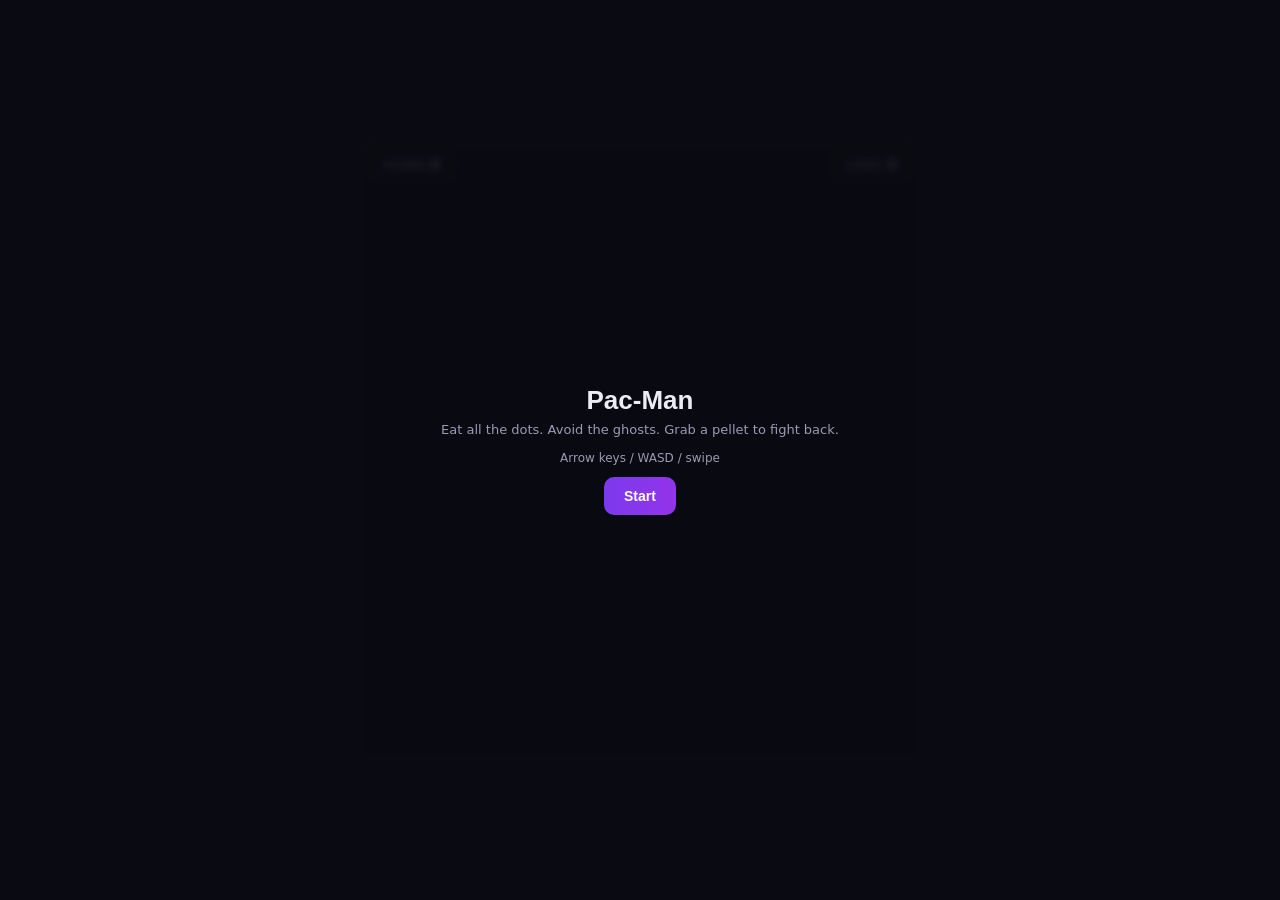
<file: games/pacman/index.html>
<!doctype html>
<html lang="en">
<head>
<meta charset="utf-8">
<meta name="viewport" content="width=device-width,initial-scale=1,user-scalable=no">
<title>Pac-Man — Arcadia</title>
<style>
  *{margin:0;padding:0;box-sizing:border-box}
  html,body{height:100%}
  body{font-family:Inter,system-ui,sans-serif;background:#0A0A12;color:#ECECF5;overflow:hidden;display:flex;align-items:center;justify-content:center}
  #wrap{position:relative;width:100%;max-width:560px;margin:auto}
  canvas{width:100%;height:auto;display:block;background:#0A0A12;border-radius:14px;border:1px solid rgba(255,255,255,.08)}
  .hud{position:absolute;top:10px;left:12px;right:12px;display:flex;justify-content:space-between;pointer-events:none}
  .hud .s{background:rgba(10,10,18,.7);border:1px solid rgba(255,255,255,.1);border-radius:9px;padding:5px 11px;font-weight:700;font-size:13px;font-variant-numeric:tabular-nums;backdrop-filter:blur(6px)}
  .hud .s span{color:#9a9ab5;font-size:10px;text-transform:uppercase;letter-spacing:.08em;margin-right:5px}
  .ov{position:absolute;inset:0;display:grid;place-items:center;background:rgba(10,10,18,.82);backdrop-filter:blur(4px);border-radius:14px;text-align:center}
  .ov.hide{display:none}
  .ov h2{font-family:Syne,sans-serif;font-size:26px;margin-bottom:6px}
  .ov p{color:#9a9ab5;margin-bottom:14px;font-size:13px}
  .btn{padding:11px 20px;border-radius:10px;background:linear-gradient(90deg,#7C3AED,#9333ea);color:#fff;font-weight:600;border:none;cursor:pointer;font-size:14px}
  .btn:hover{filter:brightness(1.1)}
</style>
</head>
<body>
<div id="wrap">
  <canvas id="c" width="456" height="504"></canvas>
  <div class="hud"><div class="s"><span>Score</span><b id="sc">0</b></div><div class="s"><span>Lives</span><b id="lf">3</b></div></div>
  <div class="ov" id="st"><div><h2>Pac-Man</h2><p>Eat all the dots. Avoid the ghosts. Grab a pellet to fight back.</p><p style="margin-bottom:12px;font-size:12px">Arrow keys / WASD / swipe</p><button class="btn" id="start">Start</button></div></div>
  <div class="ov hide" id="go"><div><h2 id="got">Game over</h2><p id="gos"></p><button class="btn" id="again" style="margin-top:6px">Retry</button></div></div>
</div>
<script>
(function(){
var cv=document.getElementById('c'),ctx=cv.getContext('2d'),W=456,H=504;
var scEl=document.getElementById('sc'),lfEl=document.getElementById('lf'),stEl=document.getElementById('st'),goEl=document.getElementById('go'),gotEl=document.getElementById('got'),gosEl=document.getElementById('gos');
var CELL=24,COLS=19,ROWS=21;
// 0=empty,1=wall,2=dot,3=power,4=ghost-house
var MAP=[
"1111111111111111111","1222222222222222221","1211112112112111121","1211112112112111121","1222222222222222221","1211211211121121121","1212112112112112121","1222212222222122221","1111212111121121111","1111212111121121111","1222222000002222221","1111212111121121111","1111212111121121111","1222212222222122221","1212112112112112121","1211211211121121121","1222222222222222221","1211112112112111121","1211112112112111121","1222222222222222221","1111111111111111111"
].map(function(r){return r.split('').map(Number);});
var player,ghosts,score,running,dead,lives,powerT,dotsLeft,dir,nextDir;
function reset(full){
  if(full){score=0;lives=3;}
  player={x:9,y:15,px:9*CELL+CELL/2,py:15*CELL+CELL/2};dir={x:0,y:0};nextDir={x:0,y:0};
  ghosts=[{x:9,y:9,px:9*CELL+CELL/2,py:9*CELL+CELL/2,c:'#f43f5e',dir:1},{x:8,y:9,px:8*CELL+CELL/2,py:9*CELL+CELL/2,c:'#F59E0B',dir:3},{x:10,y:9,px:10*CELL+CELL/2,py:9*CELL+CELL/2,c:'#22D3EE',dir:2}];
  powerT=0;running=true;dead=false;
  if(full){
    // place dots from map
    dotsLeft=0;
  }
  stEl.classList.add('hide');goEl.classList.add('hide');
}
function initMap(){
  // count dots
  dotsLeft=0;
  for(var y=0;y<ROWS;y++)for(var x=0;x<COLS;x++){if(MAP[y][x]===2||MAP[y][x]===3)dotsLeft++;}
}
function isWall(x,y){if(x<0||x>=COLS||y<0||y>=ROWS)return true;return MAP[y][x]===1||MAP[y][x]===4;}
function canMove(x,y,dx,dy){var nx=x+dx,ny=y+dy;if(nx<0)nx=COLS-1;if(nx>=COLS)nx=0;return !isWall(nx,ny);}
function moveEntity(e,spd){
  // grid-based: at cell center, pick direction
  var cx=Math.floor(e.px/CELL),cy=Math.floor(e.py/CELL);
  var centered=Math.abs(e.px-(cx*CELL+CELL/2))<spd && Math.abs(e.py-(cy*CELL+CELL/2))<spd;
  if(centered){e.px=cx*CELL+CELL/2;e.py=cy*CELL+CELL/2;e.x=cx;e.y=cy;return true;}
  return false;
}
function upd(){
  if(!running)return;
  var spd=2;
  // player: at center, apply nextDir if possible
  var pcx=Math.floor(player.px/CELL),pcy=Math.floor(player.py/CELL);
  if(Math.abs(player.px-(pcx*CELL+CELL/2))<spd&&Math.abs(player.py-(pcy*CELL+CELL/2))<spd){
    player.px=pcx*CELL+CELL/2;player.py=pcy*CELL+CELL/2;player.x=pcx;player.y=pcy;
    if(nextDir.x||nextDir.y){if(canMove(pcx,pcy,nextDir.x,nextDir.y))dir={x:nextDir.x,y:nextDir.y};}
    if(!canMove(pcx,pcy,dir.x,dir.y))dir={x:0,y:0};
    // eat
    if(MAP[pcy][pcx]===2){MAP[pcy][pcx]=0;score+=10;dotsLeft--;scEl.textContent=score;}
    else if(MAP[pcy][pcx]===3){MAP[pcy][pcx]=0;score+=50;powerT=360;dotsLeft--;scEl.textContent=score;}
    if(dotsLeft<=0)win();
  }
  // tunnel
  if(player.px<0)player.px=W;else if(player.px>W)player.px=0;
  player.px+=dir.x*spd;player.py+=dir.y*spd;
  if(powerT>0)powerT--;
  // ghosts
  ghosts.forEach(function(g){
    var gcx=Math.floor(g.px/CELL),gcy=Math.floor(g.py/CELL);
    if(Math.abs(g.px-(gcx*CELL+CELL/2))<spd&&Math.abs(g.py-(gcy*CELL+CELL/2))<spd){
      g.px=gcx*CELL+CELL/2;g.py=gcy*CELL+CELL/2;g.x=gcx;g.y=gcy;
      // choose direction toward player (or away if power)
      var dirs=[{x:1,y:0},{x:-1,y:0},{x:0,y:1},{x:0,y:-1}];
      var best=null,bd=-999;
      dirs.forEach(function(d){if(d.x===-g.lastdx&&d.y===-g.lastdy)return;if(canMove(gcx,gcy,d.x,d.y)){var tx=gcx+d.x,ty=gcy+d.y;var dist=(tx-player.x)+(ty-player.y);if(powerT>0)dist=-dist;if(Math.random()<0.2)dist=Math.random();if(dist>bd){bd=dist;best=d;}});
      if(best)g.dir=best;else{dirs.forEach(function(d){if(canMove(gcx,gcy,d.x,d.y))best=d;});g.dir=best||{x:0,y:0};}
      g.lastdx=g.dir.x;g.lastdy=g.dir.y;
    }
    var gs=powerT>0?1.3:1.9;
    if(g.px<0)g.px=W;else if(g.px>W)g.px=0;
    g.px+=g.dir.x*gs;g.py+=g.dir.y*gs;
    // collision
    if(Math.abs(g.px-player.px)<CELL*0.7&&Math.abs(g.py-player.py)<CELL*0.7){
      if(powerT>0){g.x=9;g.y=9;g.px=9*CELL+CELL/2;g.py=9*CELL+CELL/2;score+=200;scEl.textContent=score;}
      else{loseLife();}
    }
  });
}
function loseLife(){lives--;lfEl.textContent=lives;if(lives<=0){end(false);}else{player={x:9,y:15,px:9*CELL+CELL/2,py:15*CELL+CELL/2};dir={x:0,y:0};nextDir={x:0,y:0};ghosts.forEach(function(g,i){g.x=9;g.y=9;g.px=(9+i-1)*CELL+CELL/2;g.py=9*CELL+CELL/2;});}}
function win(){end(true);}
function end(w){running=false;gotEl.textContent=w?'You win':'Game over';gotEl.style.color=w?'#22D3EE':'#f43f5e';gosEl.textContent='Score: '+score;goEl.classList.remove('hide');}
function draw(){
  ctx.clearRect(0,0,W,H);
  ctx.fillStyle='#0A0A12';ctx.fillRect(0,0,W,H);
  // map
  for(var y=0;y<ROWS;y++)for(var x=0;x<COLS;x++){var v=MAP[y][x];
    if(v===1){ctx.fillStyle='#14142a';ctx.fillRect(x*CELL,y*CELL,CELL,CELL);ctx.strokeStyle='rgba(124,58,237,.5)';ctx.lineWidth=1.5;ctx.strokeRect(x*CELL+2,y*CELL+2,CELL-4,CELL-4);}
    else if(v===2){ctx.fillStyle='#22D3EE';ctx.beginPath();ctx.arc(x*CELL+CELL/2,y*CELL+CELL/2,2.5,0,7);ctx.fill();}
    else if(v===3){ctx.fillStyle='#7C3AED';ctx.shadowColor='#7C3AED';ctx.shadowBlur=8;ctx.beginPath();ctx.arc(x*CELL+CELL/2,y*CELL+CELL/2,6,0,7);ctx.fill();ctx.shadowBlur=0;}
  }
  // player
  ctx.fillStyle='#FACC15';ctx.shadowColor='#FACC15';ctx.shadowBlur=10;
  var a=Math.atan2(dir.y,dir.x);if(dir.x===0&&dir.y===0)a=0.2;
  ctx.beginPath();ctx.moveTo(player.px+Math.cos(a)*11,player.py+Math.sin(a)*11);ctx.arc(player.px,player.py,11,a+0.4,a-0.4);ctx.closePath();ctx.fill();ctx.shadowBlur=0;
  // ghosts
  ghosts.forEach(function(g){ctx.fillStyle=powerT>0?'rgba(60,60,90,1)':g.c;ctx.shadowColor=g.c;ctx.shadowBlur=8;
    ctx.beginPath();ctx.arc(g.px,g.py-2,10,Math.PI,0);ctx.lineTo(g.px+10,g.py+10);for(var i=0;i<4;i++){ctx.lineTo(g.px+10-i*5,g.py+10-(i%2?0:4));ctx.lineTo(g.px+10-(i+1)*5,g.py+10);}ctx.lineTo(g.px-10,g.py+10);ctx.closePath();ctx.fill();ctx.shadowBlur=0;
    ctx.fillStyle='#fff';ctx.fillRect(g.px-5,g.py-3,4,4);ctx.fillRect(g.px+1,g.py-3,4,4);ctx.fillStyle='#0A0A12';ctx.fillRect(g.px-3,g.py-1,2,2);ctx.fillRect(g.px+3,g.py-1,2,2);});
}
function loop(){if(running)upd();draw();requestAnimationFrame(loop);}
window.addEventListener('keydown',function(e){var k=e.key.toLowerCase();if(k==='arrowup'||k==='w'){nextDir={x:0,y:-1};e.preventDefault();}else if(k==='arrowdown'||k==='s'){nextDir={x:0,y:1};e.preventDefault();}else if(k==='arrowleft'||k==='a'){nextDir={x:-1,y:0};e.preventDefault();}else if(k==='arrowright'||k==='d'){nextDir={x:1,y:0};e.preventDefault();}});
var tsx,tsy;cv.addEventListener('touchstart',function(e){e.preventDefault();var t=e.touches[0];tsx=t.clientX;tsy=t.clientY;},{passive:false});
cv.addEventListener('touchend',function(e){e.preventDefault();var t=e.changedTouches[0];var dx=t.clientX-tsx,dy=t.clientY-tsy;if(Math.abs(dx)>Math.abs(dy))nextDir={x:dx>0?1:-1,y:0};else nextDir={x:0,y:dy>0?1:-1};},{passive:false});
document.getElementById('start').onclick=function(){initMap();reset(true);};
document.getElementById('again').onclick=function(){initMap();reset(true);};
initMap();reset(true);running=false;
loop();
})();
</script>
</body>
</html>
</file>
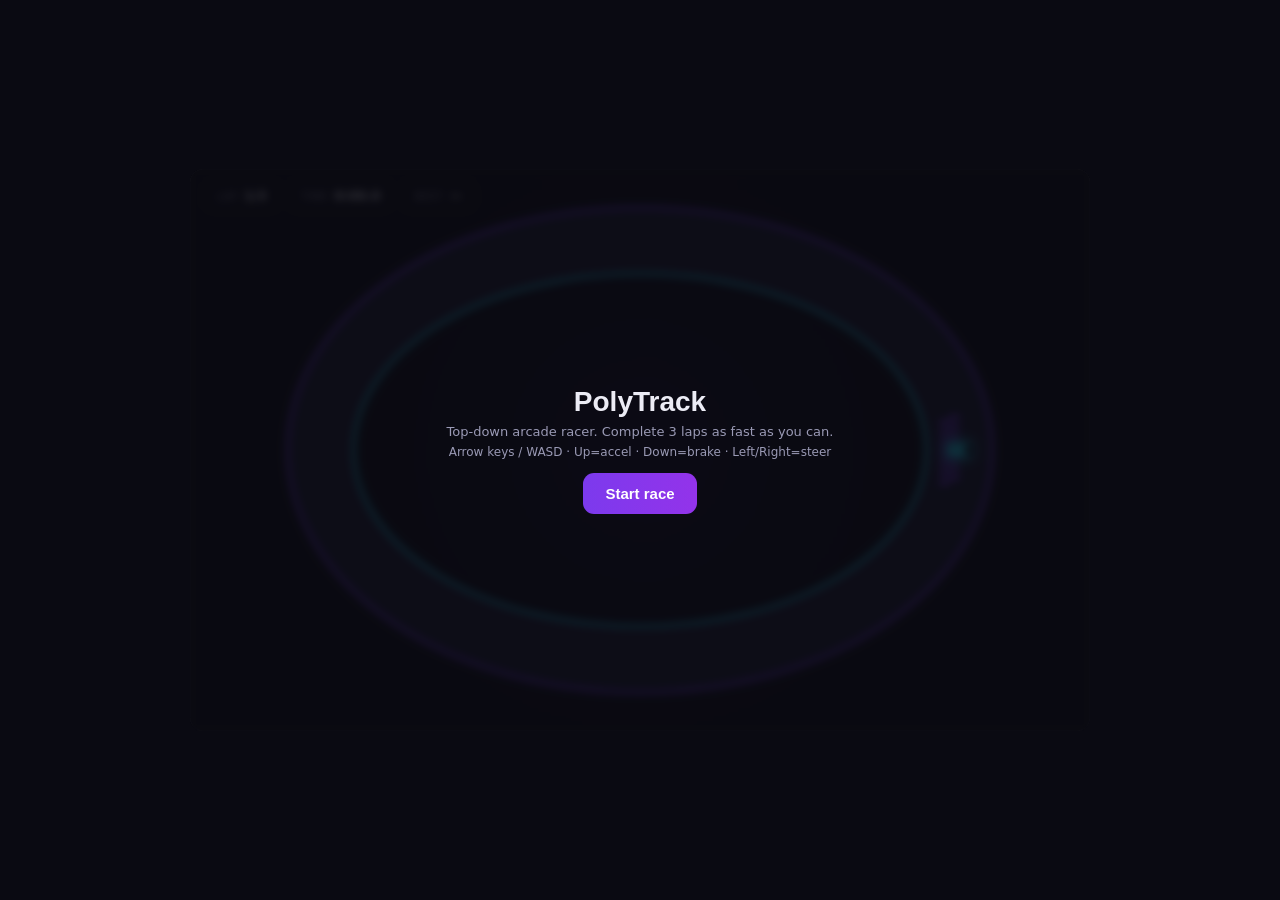
<file: games/polytrack/index.html>
<!doctype html>
<html lang="en">
<head>
<meta charset="utf-8">
<meta name="viewport" content="width=device-width,initial-scale=1,user-scalable=no">
<title>PolyTrack — Arcadia</title>
<style>
  *{margin:0;padding:0;box-sizing:border-box}
  html,body{height:100%}
  body{font-family:Inter,system-ui,sans-serif;background:#0A0A12;color:#ECECF5;overflow:hidden;display:flex;align-items:center;justify-content:center}
  #wrap{position:relative;width:100%;max-width:900px;aspect-ratio:16/10;margin:auto}
  canvas{width:100%;height:100%;display:block;background:#0A0A12;border-radius:14px;border:1px solid rgba(255,255,255,.08)}
  .hud{position:absolute;top:12px;left:14px;display:flex;gap:8px;pointer-events:none}
  .hud .s{background:rgba(10,10,18,.7);border:1px solid rgba(255,255,255,.1);border-radius:10px;padding:6px 12px;font-weight:700;font-size:13px;font-variant-numeric:tabular-nums;backdrop-filter:blur(6px)}
  .hud .s span{color:#9a9ab5;font-weight:500;font-size:10px;text-transform:uppercase;letter-spacing:.08em;margin-right:6px}
  .ov{position:absolute;inset:0;display:grid;place-items:center;background:rgba(10,10,18,.82);backdrop-filter:blur(4px);border-radius:14px;text-align:center}
  .ov.hide{display:none}
  .ov h2{font-family:Syne,sans-serif;font-size:28px;margin-bottom:6px}
  .ov p{color:#9a9ab5;margin-bottom:6px;font-size:13px}
  .btn{padding:12px 22px;border-radius:11px;background:linear-gradient(90deg,#7C3AED,#9333ea);color:#fff;font-weight:600;border:none;cursor:pointer;font-size:15px}
  .btn:hover{filter:brightness(1.1)}
  .ctrls{position:absolute;bottom:10px;left:0;right:0;display:none;justify-content:center;gap:8px;padding:0 14px;pointer-events:none}
  .ctrls button{width:60px;height:56px;border-radius:12px;background:rgba(124,58,237,.3);border:1px solid rgba(124,58,237,.5);color:#fff;font-size:20px;pointer-events:auto}
  @media(pointer:coarse){.ctrls{display:flex}}
</style>
</head>
<body>
<div id="wrap">
  <canvas id="c" width="900" height="562"></canvas>
  <div class="hud">
    <div class="s"><span>Lap</span><b id="lap">1/3</b></div>
    <div class="s"><span>Time</span><b id="tm">0:00.0</b></div>
    <div class="s"><span>Best</span><b id="bs">—</b></div>
  </div>
  <div class="ctrls"><button id="bl">&lt;</button><button id="bu">^</button><button id="bd">v</button><button id="br">&gt;</button></div>
  <div class="ov" id="st"><div><h2>PolyTrack</h2><p>Top-down arcade racer. Complete 3 laps as fast as you can.</p><p style="margin-bottom:14px;font-size:12px">Arrow keys / WASD · Up=accel · Down=brake · Left/Right=steer</p><button class="btn" id="start">Start race</button></div></div>
  <div class="ov hide" id="go"><div><h2 style="color:#22D3EE">Finished</h2><p id="gos"></p><button class="btn" id="again" style="margin-top:8px">Race again</button></div></div>
</div>
<script>
(function(){
var cv=document.getElementById('c'),ctx=cv.getContext('2d'),W=900,H=562;
var lapEl=document.getElementById('lap'),tmEl=document.getElementById('tm'),bsEl=document.getElementById('bs'),stEl=document.getElementById('st'),goEl=document.getElementById('go'),gosEl=document.getElementById('gos');
var best=+localStorage.getItem('arcadiaPolyBest')||0;bsEl.textContent=best?(best/1000).toFixed(1)+'s':'—';
// track defined as a loop of waypoints (an oval-ish blob)
var cx=W/2,cy=H/2,rx=320,ry=210;
function trackPoint(a){return {x:cx+Math.cos(a)*rx,y:cy+Math.sin(a)*ry};}
var car,t,speed,ang,lap,running,done,t0,ti,prevA;
function reset(){
  var p=trackPoint(0);car={x:p.x,y:p.y};ang=0;t=0;speed=0;lap=0;running=true;done=false;t0=Date.now();prevA=0;
  stEl.classList.add('hide');goEl.classList.add('hide');
  if(ti)clearInterval(ti);ti=setInterval(function(){t=Date.now()-t0;tmEl.textContent=(t/1000).toFixed(1)+'s';},100);
}
var keys={};
function upd(){
  if(!running)return;
  // input
  var acc=0,brk=0,steer=0;
  if(keys.up)acc=1;if(keys.down)brk=1;if(keys.left)steer=-1;if(keys.right)steer=1;
  if(acc)speed+=0.18;if(brk)speed-=0.22;
  speed*=0.97;speed=Math.max(-4,Math.min(7,speed));
  ang+=steer*0.045*(speed/5||0.4)*(speed>=0?1:-1);
  car.x+=Math.cos(ang)*speed;car.y+=Math.sin(ang)*speed;
  // off-track slow
  var dx=car.x-cx,dy=car.y-cy;var d=Math.sqrt((dx/rx)**2+(dy/ry)**2);
  if(d>1.05)speed*=0.92;
  // lap detection: crossing start line (a=0) going forward
  var a=Math.atan2(car.y-cy,car.x-cx);
  if(prevA>2.5 && a<-2.5 && speed>0.5){lap++;lapEl.textContent=Math.min(lap+1,3)+'/3';if(lap>=3)finish();}
  prevA=a;
}
function finish(){
  running=false;if(ti)clearInterval(ti);
  var time=Date.now()-t0;
  if(best===0||time<best){best=time;localStorage.setItem('arcadiaPolyBest',best);}
  bsEl.textContent=(best/1000).toFixed(1)+'s';
  gosEl.textContent='Time: '+(time/1000).toFixed(1)+'s'+(time<=best?' — New best!':'');
  goEl.classList.remove('hide');
}
function draw(){
  ctx.clearRect(0,0,W,H);
  ctx.fillStyle='#0A0A12';ctx.fillRect(0,0,W,H);
  // grass glow
  var g=ctx.createRadialGradient(cx,cy,50,cx,cy,400);g.addColorStop(0,'rgba(124,58,237,.08)');g.addColorStop(1,'transparent');ctx.fillStyle=g;ctx.fillRect(0,0,W,H);
  // track: outer + inner fill
  ctx.save();
  ctx.lineWidth=70;ctx.strokeStyle='#1c1c33';ctx.beginPath();
  ctx.ellipse(cx,cy,rx,ry,0,0,7);ctx.stroke();
  // track edges
  ctx.lineWidth=3;ctx.strokeStyle='#7C3AED';ctx.beginPath();ctx.ellipse(cx,cy,rx+33,ry+33,0,0,7);ctx.stroke();
  ctx.strokeStyle='#22D3EE';ctx.beginPath();ctx.ellipse(cx,cy,rx-33,ry-33,0,0,7);ctx.stroke();
  // start line
  var sp=trackPoint(0);ctx.save();ctx.translate(sp.x,sp.y);ctx.rotate(Math.PI/2);
  ctx.fillStyle='#7C3AED';for(var i=0;i<7;i++){ctx.fillRect(-35+i*10,0,5,10);ctx.fillRect(-35+i*10+5,10,5,10);}
  ctx.restore();
  ctx.restore();
  // car
  ctx.save();ctx.translate(car.x,car.y);ctx.rotate(ang);
  ctx.fillStyle='#22D3EE';ctx.shadowColor='#22D3EE';ctx.shadowBlur=14;ctx.fillRect(-12,-7,24,14);
  ctx.shadowBlur=0;ctx.fillStyle='#0A0A12';ctx.fillRect(6,-5,6,10);
  ctx.restore();
}
function loop(){if(running)upd();draw();requestAnimationFrame(loop);}
window.addEventListener('keydown',function(e){var k=e.key.toLowerCase();if(k==='arrowup'||k==='w')keys.up=true;if(k==='arrowdown'||k==='s')keys.down=true;if(k==='arrowleft'||k==='a')keys.left=true;if(k==='arrowright'||k==='d')keys.right=true;});
window.addEventListener('keyup',function(e){var k=e.key.toLowerCase();if(k==='arrowup'||k==='w')keys.up=false;if(k==='arrowdown'||k==='s')keys.down=false;if(k==='arrowleft'||k==='a')keys.left=false;if(k==='arrowright'||k==='d')keys.right=false;});
function bind(id,k){var b=document.getElementById(id);b.addEventListener('touchstart',function(e){e.preventDefault();keys[k]=true;});b.addEventListener('touchend',function(e){e.preventDefault();keys[k]=false;});}
bind('bl','left');bind('br','right');bind('bu','up');bind('bd','down');
document.getElementById('start').onclick=reset;
document.getElementById('again').onclick=reset;
// initial car position
var p=trackPoint(0);car={x:p.x,y:p.y};ang=0;
loop();
})();
</script>
</body>
</html>
</file>
<file: css/style.css>
/* =====================================================================
   Arcadia — styles
   Dark, quiet, fast. Solid surfaces, thin borders, one accent.
   ===================================================================== */

@import url("https://fonts.googleapis.com/css2?family=Syne:wght@600;700;800&family=Inter:wght@400;500;600;700&display=swap");

:root {
  --bg: #0A0A12;
  --bg-soft: #101019;
  --surface: #131320;
  --surface-2: #1a1a2b;
  --text: #ECECF5;
  --muted: #8a8aa3;
  --muted-2: #6b6b85;
  --border: rgba(255, 255, 255, 0.07);
  --border-2: rgba(255, 255, 255, 0.12);
  --accent: #7C3AED;
  --highlight: #22D3EE;
  --danger: #f43f5e;
  --radius: 12px;
  --max: 1200px;
}

* { box-sizing: border-box; margin: 0; padding: 0; }
html { -webkit-text-size-adjust: 100%; }
body {
  font-family: "Inter", system-ui, -apple-system, Segoe UI, Roboto, sans-serif;
  color: var(--text);
  background: var(--bg);
  min-height: 100vh;
  line-height: 1.5;
  -webkit-font-smoothing: antialiased;
  font-size: 15px;
}
h1, h2, h3, h4 { font-family: "Syne", "Inter", sans-serif; font-weight: 700; letter-spacing: -0.02em; }
a { color: inherit; text-decoration: none; }
button { font-family: inherit; cursor: pointer; border: none; background: none; color: inherit; }
input { font-family: inherit; }
img, svg { display: block; }
::selection { background: rgba(124, 58, 237, 0.35); color: #fff; }

.wrap { width: 100%; max-width: var(--max); margin: 0 auto; padding: 0 24px; }
.muted { color: var(--muted); }
.icon { width: 18px; height: 18px; stroke: currentColor; fill: none; stroke-width: 2; stroke-linecap: round; stroke-linejoin: round; }
.icon-sm { width: 15px; height: 15px; }

/* ---------- Navbar ---------- */
.nav { position: sticky; top: 0; z-index: 50; border-bottom: 1px solid transparent; transition: background .2s, border-color .2s; }
.nav.scrolled { background: rgba(10, 10, 18, 0.8); backdrop-filter: blur(12px); -webkit-backdrop-filter: blur(12px); border-bottom-color: var(--border); }
.nav-inner { height: 60px; display: flex; align-items: center; justify-content: space-between; gap: 16px; }
.brand { display: flex; align-items: center; gap: 9px; }
.brand-mark { width: 30px; height: 30px; border-radius: 8px; background: var(--accent); display: grid; place-items: center; color: #fff; }
.brand-mark .icon { width: 17px; height: 17px; }
.brand-name { font-family: "Syne", sans-serif; font-weight: 700; font-size: 18px; }
.nav-links { display: flex; align-items: center; gap: 2px; }
.nav-link { padding: 7px 12px; border-radius: 8px; font-size: 14px; font-weight: 500; color: var(--muted); transition: color .15s, background .15s; }
.nav-link:hover { color: var(--text); }
.nav-link.active { color: var(--text); }
.fav-badge { display: inline-flex; align-items: center; justify-content: center; min-width: 16px; height: 16px; padding: 0 5px; margin-left: 5px; border-radius: 8px; background: var(--surface-2); color: var(--muted); font-size: 11px; font-weight: 600; }
.fav-badge.zero { display: none; }
.fav-badge.has { background: var(--accent); color: #fff; }
.nav-actions { display: flex; align-items: center; gap: 6px; }
.donate-btn { display: inline-flex; align-items: center; gap: 6px; padding: 7px 12px; border-radius: 8px; font-size: 13px; font-weight: 600; color: var(--muted); border: 1px solid var(--border); transition: color .15s, border-color .15s; }
.donate-btn:hover { color: var(--text); border-color: var(--border-2); }
.menu-btn { display: none; width: 36px; height: 36px; border-radius: 8px; place-items: center; color: var(--muted); }
.menu-btn:hover { color: var(--text); }
@media (max-width: 820px) {
  .nav-links { display: none; }
  .menu-btn { display: grid; }
  .nav-links.open { display: flex; flex-direction: column; align-items: stretch; gap: 2px; position: absolute; top: 60px; left: 0; right: 0; background: var(--bg); border-bottom: 1px solid var(--border); padding: 10px 24px 14px; }
  .nav-links.open .nav-link { padding: 11px 12px; }
}

/* ---------- Buttons ---------- */
.btn { display: inline-flex; align-items: center; justify-content: center; gap: 7px; padding: 9px 15px; border-radius: 9px; font-size: 14px; font-weight: 600; transition: background .15s, border-color .15s, color .15s; }
.btn-primary { background: var(--accent); color: #fff; }
.btn-primary:hover { background: #8b46f0; }
.btn-ghost { background: var(--surface); color: var(--text); border: 1px solid var(--border); }
.btn-ghost:hover { border-color: var(--border-2); }

/* ---------- Hero ---------- */
.hero { padding: 80px 0 48px; text-align: center; }
.hero h1 { font-size: clamp(34px, 6vw, 56px); line-height: 1.05; }
.hero p.sub { margin: 16px auto 0; max-width: 520px; color: var(--muted); font-size: clamp(15px, 2vw, 17px); }
.hero-search { margin: 28px auto 0; max-width: 480px; position: relative; }
.hero-search input { width: 100%; height: 52px; border-radius: 11px; font-size: 16px; background: var(--surface); border: 1px solid var(--border); color: var(--text); padding: 0 44px 0 44px; transition: border-color .15s; }
.hero-search input::placeholder { color: var(--muted-2); }
.hero-search input:focus { outline: none; border-color: var(--border-2); }
.hero-search .search-ic { position: absolute; left: 15px; top: 50%; transform: translateY(-50%); color: var(--muted-2); }

/* ---------- Section ---------- */
.section { padding: 8px 0 36px; }
.section-head { display: flex; align-items: baseline; justify-content: space-between; gap: 16px; margin-bottom: 16px; }
.section-head h2 { font-size: 18px; }
.section-head a.more { font-size: 13px; font-weight: 600; color: var(--muted); display: inline-flex; align-items: center; gap: 4px; }
.section-head a.more:hover { color: var(--text); }

/* ---------- Categories ---------- */
.cats { display: flex; flex-wrap: wrap; gap: 8px; }
.cat-chip { display: inline-flex; align-items: center; gap: 8px; padding: 7px 13px; border-radius: 9px; font-size: 13px; font-weight: 500; background: var(--surface); border: 1px solid var(--border); color: var(--text); transition: border-color .15s; }
.cat-chip:hover { border-color: var(--border-2); }
.cat-dot { width: 8px; height: 8px; border-radius: 50%; }

/* ---------- Scroller ---------- */
.scroller { display: flex; gap: 14px; overflow-x: auto; padding: 2px 0 12px; scroll-snap-type: x mandatory; }
.scroller::-webkit-scrollbar { height: 6px; }
.scroller::-webkit-scrollbar-thumb { background: var(--surface-2); border-radius: 6px; }
.scroller > * { scroll-snap-align: start; flex: 0 0 auto; width: 210px; }

/* ---------- Card ---------- */
.grid { display: grid; gap: 14px; grid-template-columns: repeat(2, 1fr); }
@media (min-width: 560px){ .grid { grid-template-columns: repeat(3, 1fr); } }
@media (min-width: 880px){ .grid { grid-template-columns: repeat(4, 1fr); } }
@media (min-width: 1160px){ .grid { grid-template-columns: repeat(5, 1fr); } }

.card {
  position: relative; display: flex; flex-direction: column;
  background: var(--surface); border: 1px solid var(--border); border-radius: var(--radius); overflow: hidden;
  transition: transform .2s ease, border-color .2s ease;
}
.card::before { content: ""; position: absolute; top: 0; left: 0; right: 0; height: 2px; background: var(--accent-c, var(--accent)); }
.card:hover { transform: translateY(-2px); border-color: color-mix(in oklab, var(--accent-c, var(--accent)) 50%, transparent); }
.card-thumb { position: relative; height: 96px; cursor: pointer; display: grid; place-items: center; background: color-mix(in oklab, var(--accent-c, var(--accent)) 10%, var(--surface)); border-bottom: 1px solid var(--border); }
.card-glyph { font-family: "Syne", sans-serif; font-weight: 800; font-size: 26px; color: color-mix(in oklab, var(--accent-c, var(--accent)) 75%, var(--text)); }
.card-cat { position: absolute; left: 8px; top: 8px; font-size: 10px; font-weight: 600; text-transform: uppercase; letter-spacing: .04em; color: var(--muted); }
.card-body { padding: 11px 12px 12px; display: flex; flex-direction: column; gap: 4px; flex: 1; }
.card-title-row { display: flex; align-items: flex-start; justify-content: space-between; gap: 8px; }
.card-title { font-family: "Syne", sans-serif; font-weight: 700; font-size: 14px; line-height: 1.2; }
.heart-btn { flex: 0 0 auto; width: 26px; height: 26px; border-radius: 6px; display: grid; place-items: center; color: var(--muted-2); transition: color .15s, background .15s; }
.heart-btn:hover { color: var(--danger); background: rgba(244,63,94,.1); }
.heart-btn.on { color: var(--danger); }
.heart-btn.on .icon { fill: var(--danger); stroke: var(--danger); }
.heart-btn .icon { width: 15px; height: 15px; }
.card-desc { font-size: 12px; color: var(--muted); line-height: 1.4; display: -webkit-box; -webkit-line-clamp: 1; -webkit-box-orient: vertical; overflow: hidden; min-height: 17px; }

/* ---------- Toolbar ---------- */
.toolbar { display: flex; flex-direction: column; gap: 12px; margin-bottom: 18px; }
.toolbar-top { display: flex; gap: 10px; flex-wrap: wrap; align-items: center; justify-content: space-between; }
.search-box { position: relative; flex: 1 1 260px; max-width: 420px; }
.search-box input { width: 100%; height: 42px; border-radius: 10px; font-size: 14px; background: var(--surface); border: 1px solid var(--border); color: var(--text); padding: 0 36px 0 38px; transition: border-color .15s; }
.search-box input:focus { outline: none; border-color: var(--border-2); }
.search-box .search-ic { position: absolute; left: 12px; top: 50%; transform: translateY(-50%); color: var(--muted-2); }
.search-box .search-clear { position: absolute; right: 8px; top: 50%; transform: translateY(-50%); width: 26px; height: 26px; border-radius: 6px; display: grid; place-items: center; color: var(--muted-2); }
.search-box .search-clear:hover { color: var(--text); }
.toolbar-right { display: flex; gap: 8px; align-items: center; flex-wrap: wrap; }
.toggle { display: inline-flex; align-items: center; gap: 6px; padding: 9px 13px; border-radius: 10px; font-size: 13px; font-weight: 600; border: 1px solid var(--border); background: var(--surface); color: var(--muted); transition: color .15s, border-color .15s; }
.toggle:hover { color: var(--text); }
.toggle.on { color: var(--danger); border-color: rgba(244,63,94,.4); }
.toggle.on .icon { fill: var(--danger); stroke: var(--danger); }
.toggle .icon { width: 15px; height: 15px; }
.sort-group { display: inline-flex; align-items: center; gap: 4px; padding: 4px; border-radius: 10px; border: 1px solid var(--border); background: var(--surface); }
.sort-btn { padding: 6px 10px; border-radius: 7px; font-size: 12px; font-weight: 600; color: var(--muted); transition: background .12s, color .12s; }
.sort-btn:hover { color: var(--text); }
.sort-btn.on { background: var(--surface-2); color: var(--text); }
.tabs { display: flex; gap: 6px; overflow-x: auto; padding-bottom: 2px; }
.tab { flex: 0 0 auto; display: inline-flex; align-items: center; gap: 6px; padding: 6px 12px; border-radius: 8px; font-size: 13px; font-weight: 500; border: 1px solid var(--border); background: var(--surface); color: var(--muted); transition: color .12s; }
.tab:hover { color: var(--text); }
.tab.on { color: var(--text); border-color: var(--border-2); background: var(--surface-2); }
.tab .dot { width: 7px; height: 7px; border-radius: 50%; }
.result-count { font-size: 12px; color: var(--muted); margin-bottom: 14px; }
.result-count b { color: var(--text); }
.empty { text-align: center; padding: 56px 20px; border: 1px solid var(--border); border-radius: var(--radius); }
.empty h3 { font-size: 17px; margin-bottom: 6px; }
.empty p { color: var(--muted); font-size: 14px; max-width: 340px; margin: 0 auto 16px; }

/* ---------- Play ---------- */
.play-top { display: flex; align-items: center; justify-content: space-between; gap: 10px; margin-bottom: 12px; }
.play-top .right { display: flex; gap: 6px; }
.play-top .btn { padding: 8px 13px; font-size: 13px; }
.frame-wrap { position: relative; width: 100%; aspect-ratio: 16/10; background: #000; border-radius: var(--radius); overflow: hidden; border: 1px solid var(--border); }
.frame-wrap iframe { display: block; width: 100%; height: 100%; border: 0; }
.frame-wrap:fullscreen { border-radius: 0; border: none; }
.play-meta { margin-top: 18px; display: flex; align-items: flex-start; justify-content: space-between; gap: 20px; flex-wrap: wrap; }
.play-meta-left { min-width: 0; flex: 1; }
.play-meta h1 { font-size: clamp(22px, 3.5vw, 28px); }
.play-meta .play-desc { color: var(--muted); font-size: 14px; max-width: 620px; margin-top: 6px; }
.cat-label { display: inline-flex; align-items: center; gap: 6px; font-size: 12px; font-weight: 600; text-transform: uppercase; letter-spacing: .05em; color: var(--muted); margin-bottom: 6px; }
.cat-label .dot { width: 8px; height: 8px; border-radius: 50%; }
.play-meta-right { display: flex; align-items: center; gap: 8px; }
.stars { display: flex; align-items: center; gap: 2px; }
.star { width: 28px; height: 28px; display: grid; place-items: center; color: var(--surface-2); transition: color .12s, transform .12s; }
.star:hover { transform: scale(1.1); }
.star.on { color: #f5b840; }
.star.on .icon { fill: #f5b840; stroke: #f5b840; }
.star .icon { width: 18px; height: 18px; }
.rate-hint { margin-left: 6px; font-size: 12px; color: var(--muted); }
.related-head { margin: 36px 0 14px; font-size: 16px; }
.related-row { display: flex; gap: 12px; overflow-x: auto; padding-bottom: 8px; }
.related-row::-webkit-scrollbar { height: 6px; }
.related-row::-webkit-scrollbar-thumb { background: var(--surface-2); border-radius: 6px; }
.related-row .card { flex: 0 0 auto; width: 190px; }

/* ---------- Footer ---------- */
.footer { margin-top: auto; border-top: 1px solid var(--border); }
.footer-inner { max-width: var(--max); margin: 0 auto; padding: 32px 24px; display: flex; align-items: center; justify-content: space-between; gap: 16px; flex-wrap: wrap; }
.footer-inner .muted { font-size: 13px; }
.footer-inner a { color: var(--muted); font-size: 13px; }
.footer-inner a:hover { color: var(--text); }
.footer-links { display: flex; gap: 18px; flex-wrap: wrap; }

/* ---------- Reveal ---------- */
.reveal { opacity: 0; transform: translateY(10px); transition: opacity .4s ease, transform .4s ease; }
.reveal.in { opacity: 1; transform: translateY(0); }
@media (prefers-reduced-motion: reduce){ .reveal { opacity: 1; transform: none; transition: none; } }

/* ---------- Toast ---------- */
.toast-wrap { position: fixed; bottom: 20px; left: 50%; transform: translateX(-50%); z-index: 100; display: flex; flex-direction: column; gap: 6px; align-items: center; }
.toast { background: var(--surface-2); border: 1px solid var(--border-2); color: var(--text); padding: 9px 15px; border-radius: 9px; font-size: 13px; animation: toastIn .2s ease; }
@keyframes toastIn { from { opacity: 0; transform: translateY(6px); } to { opacity: 1; transform: translateY(0); } }
</file>
